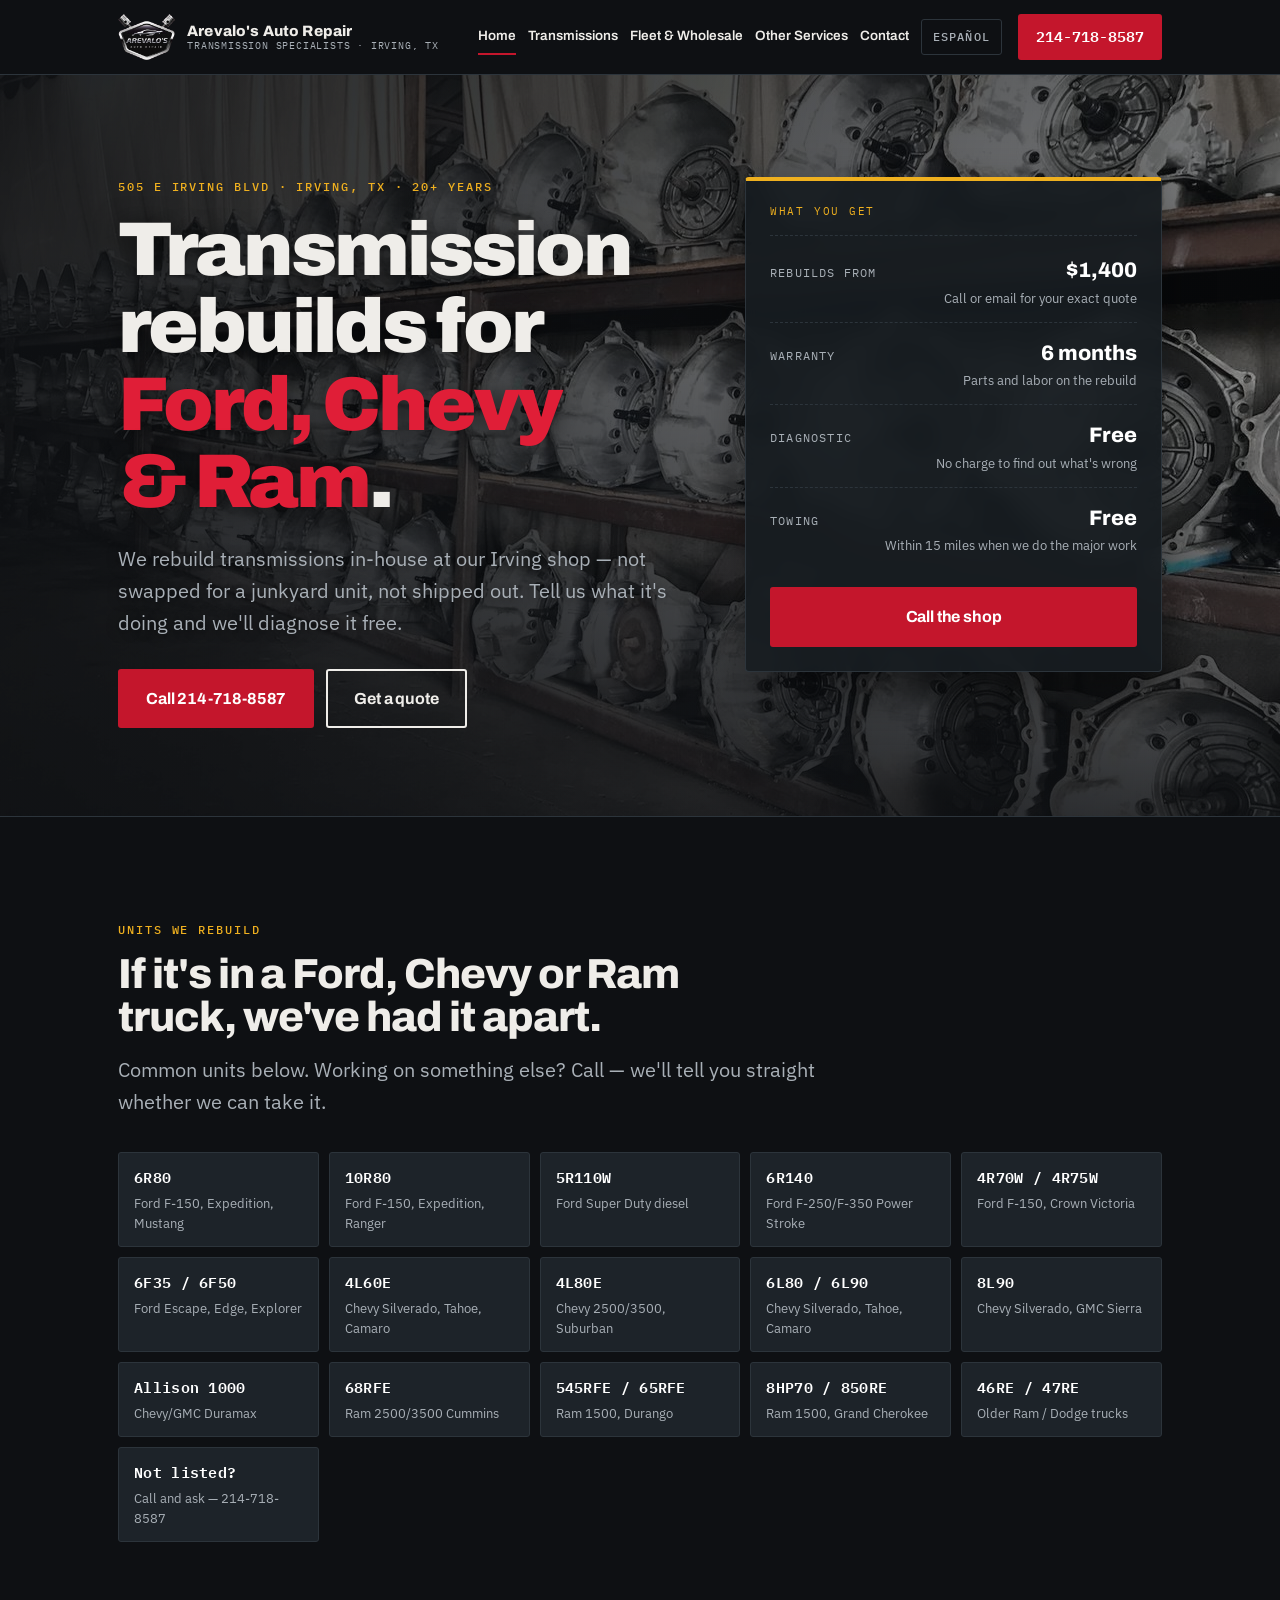
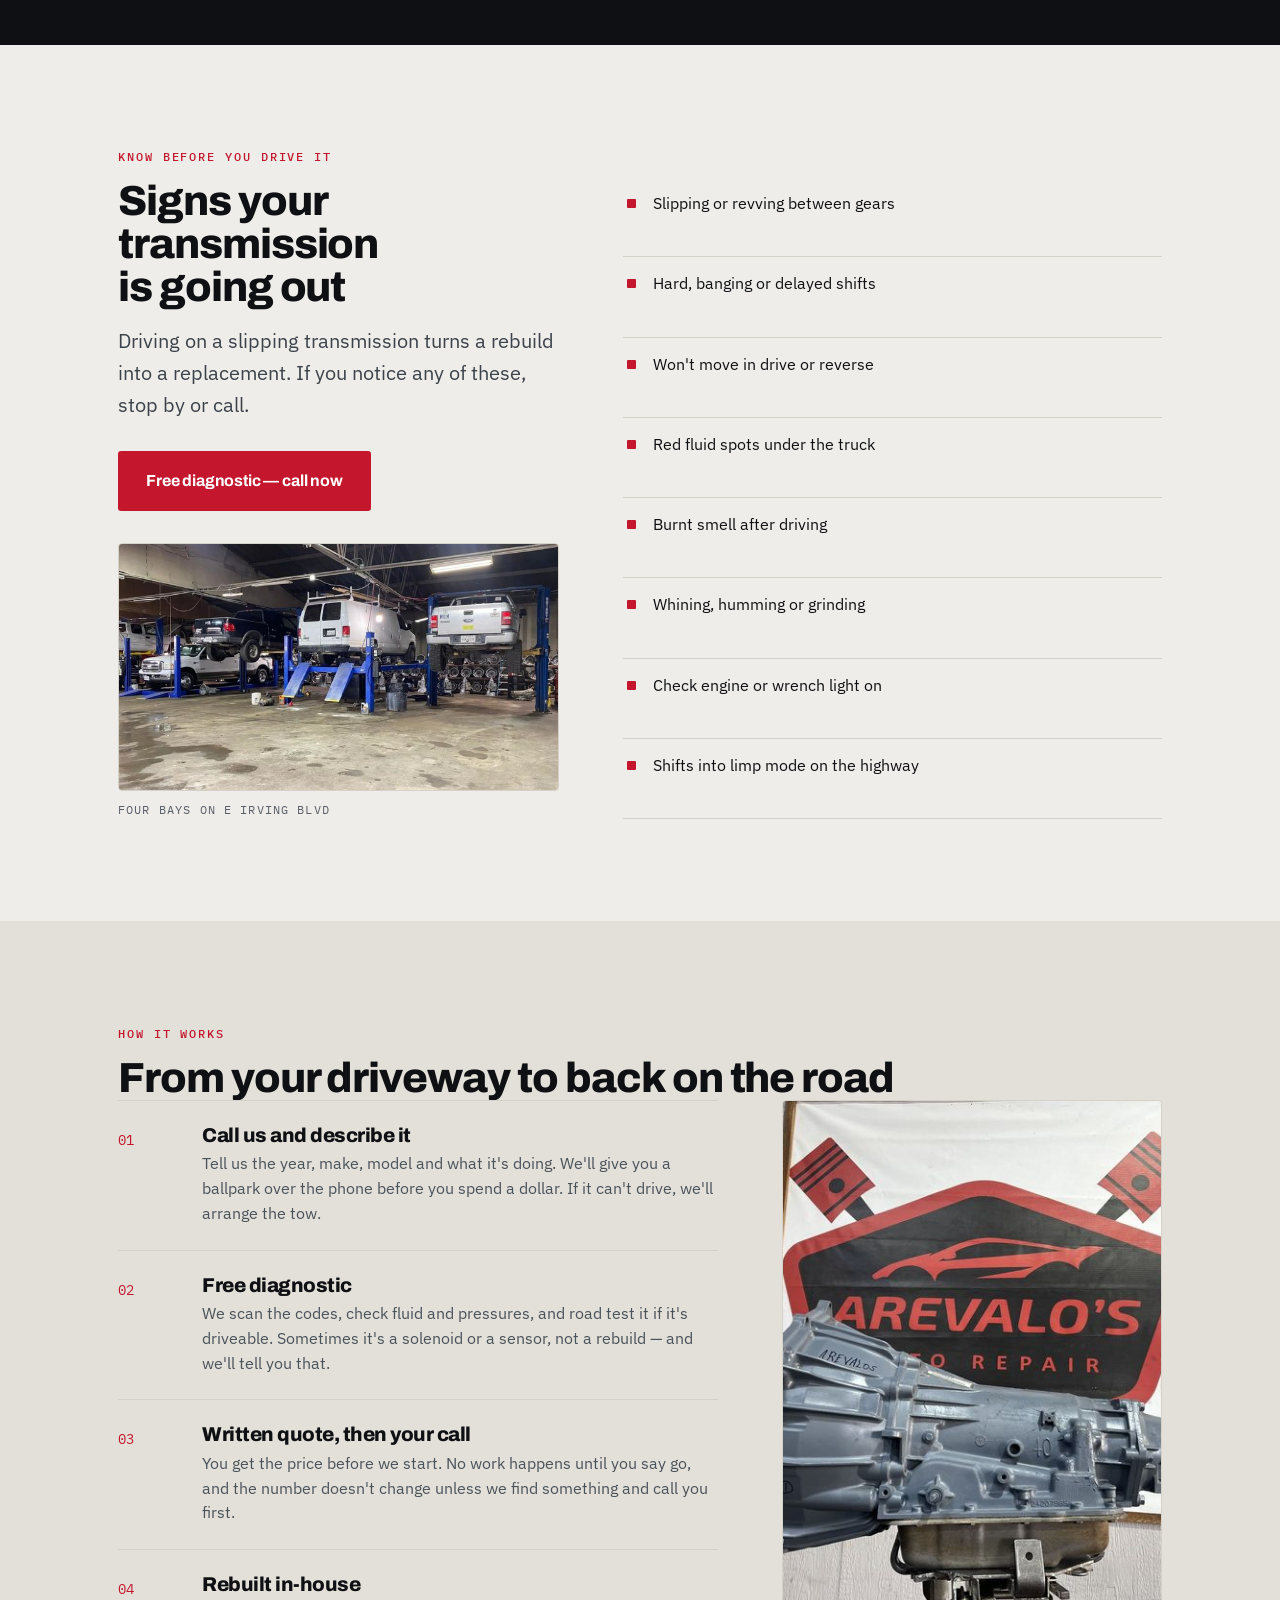
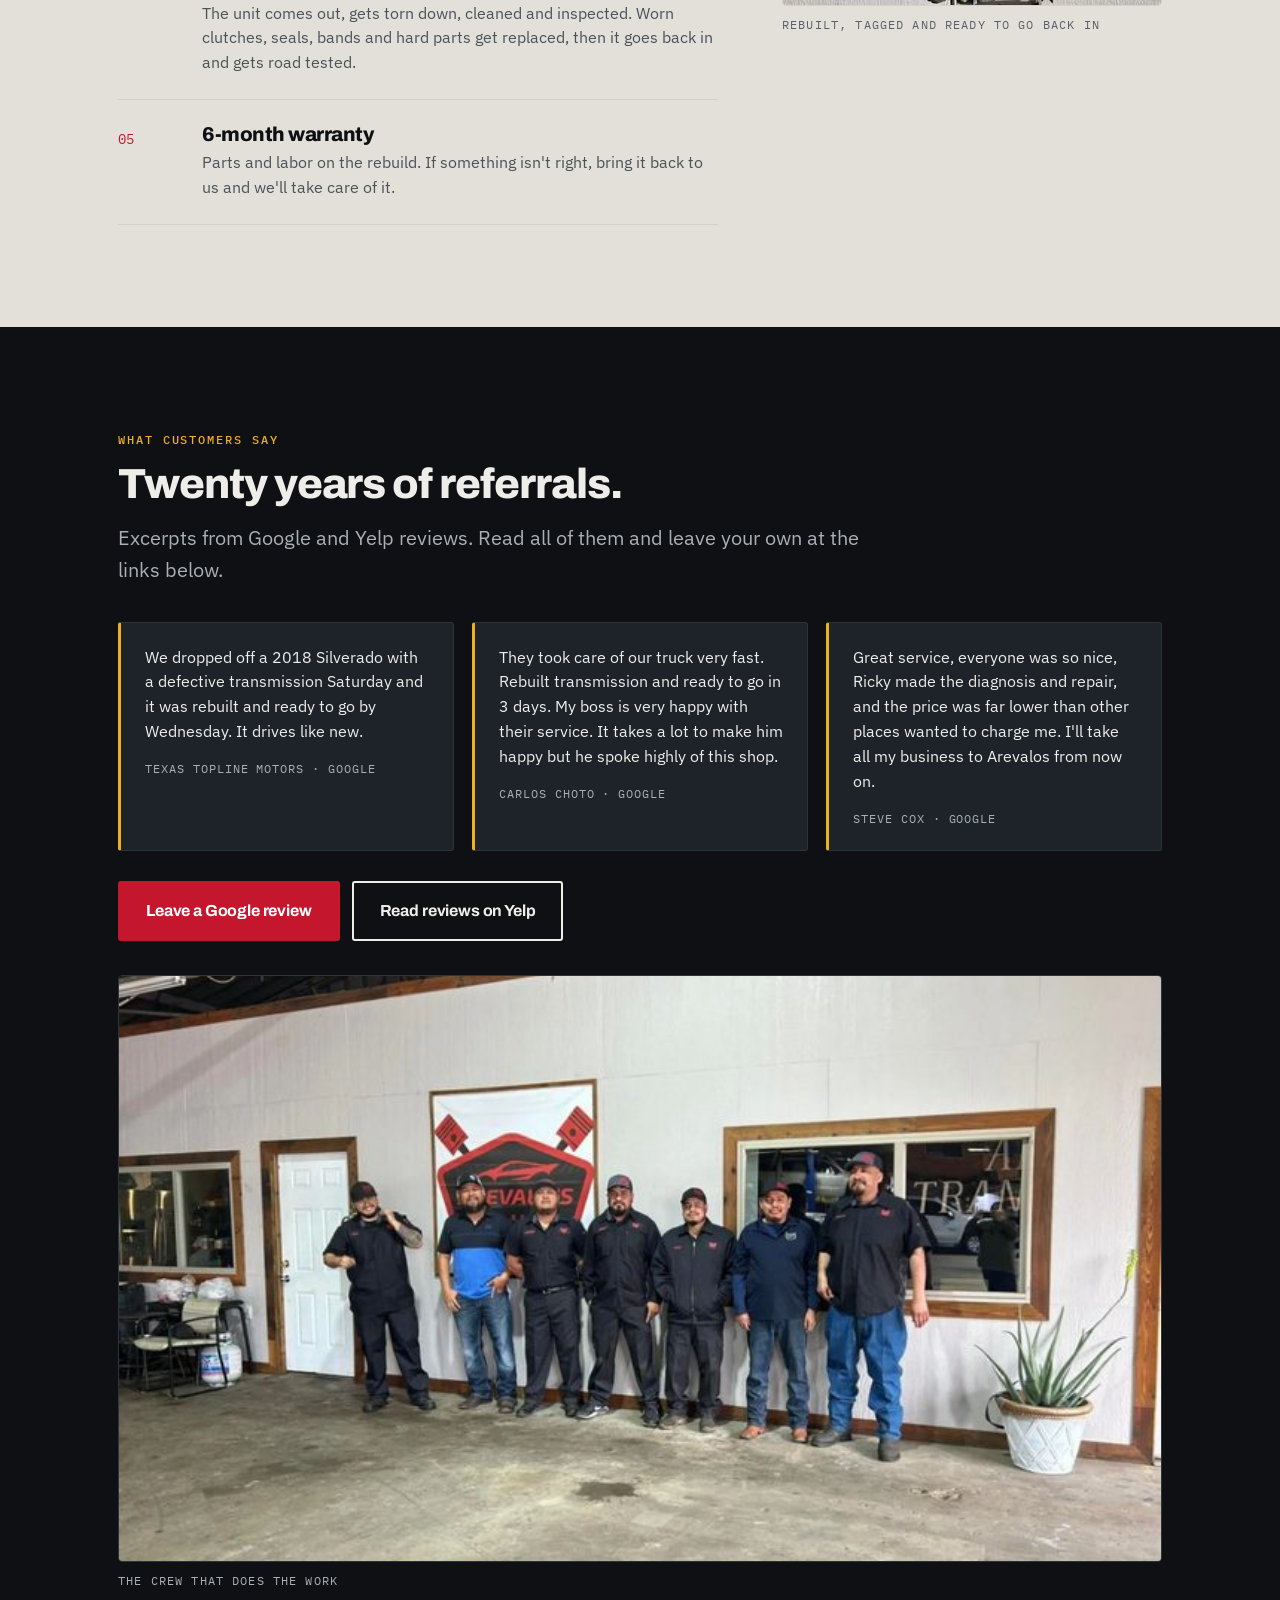
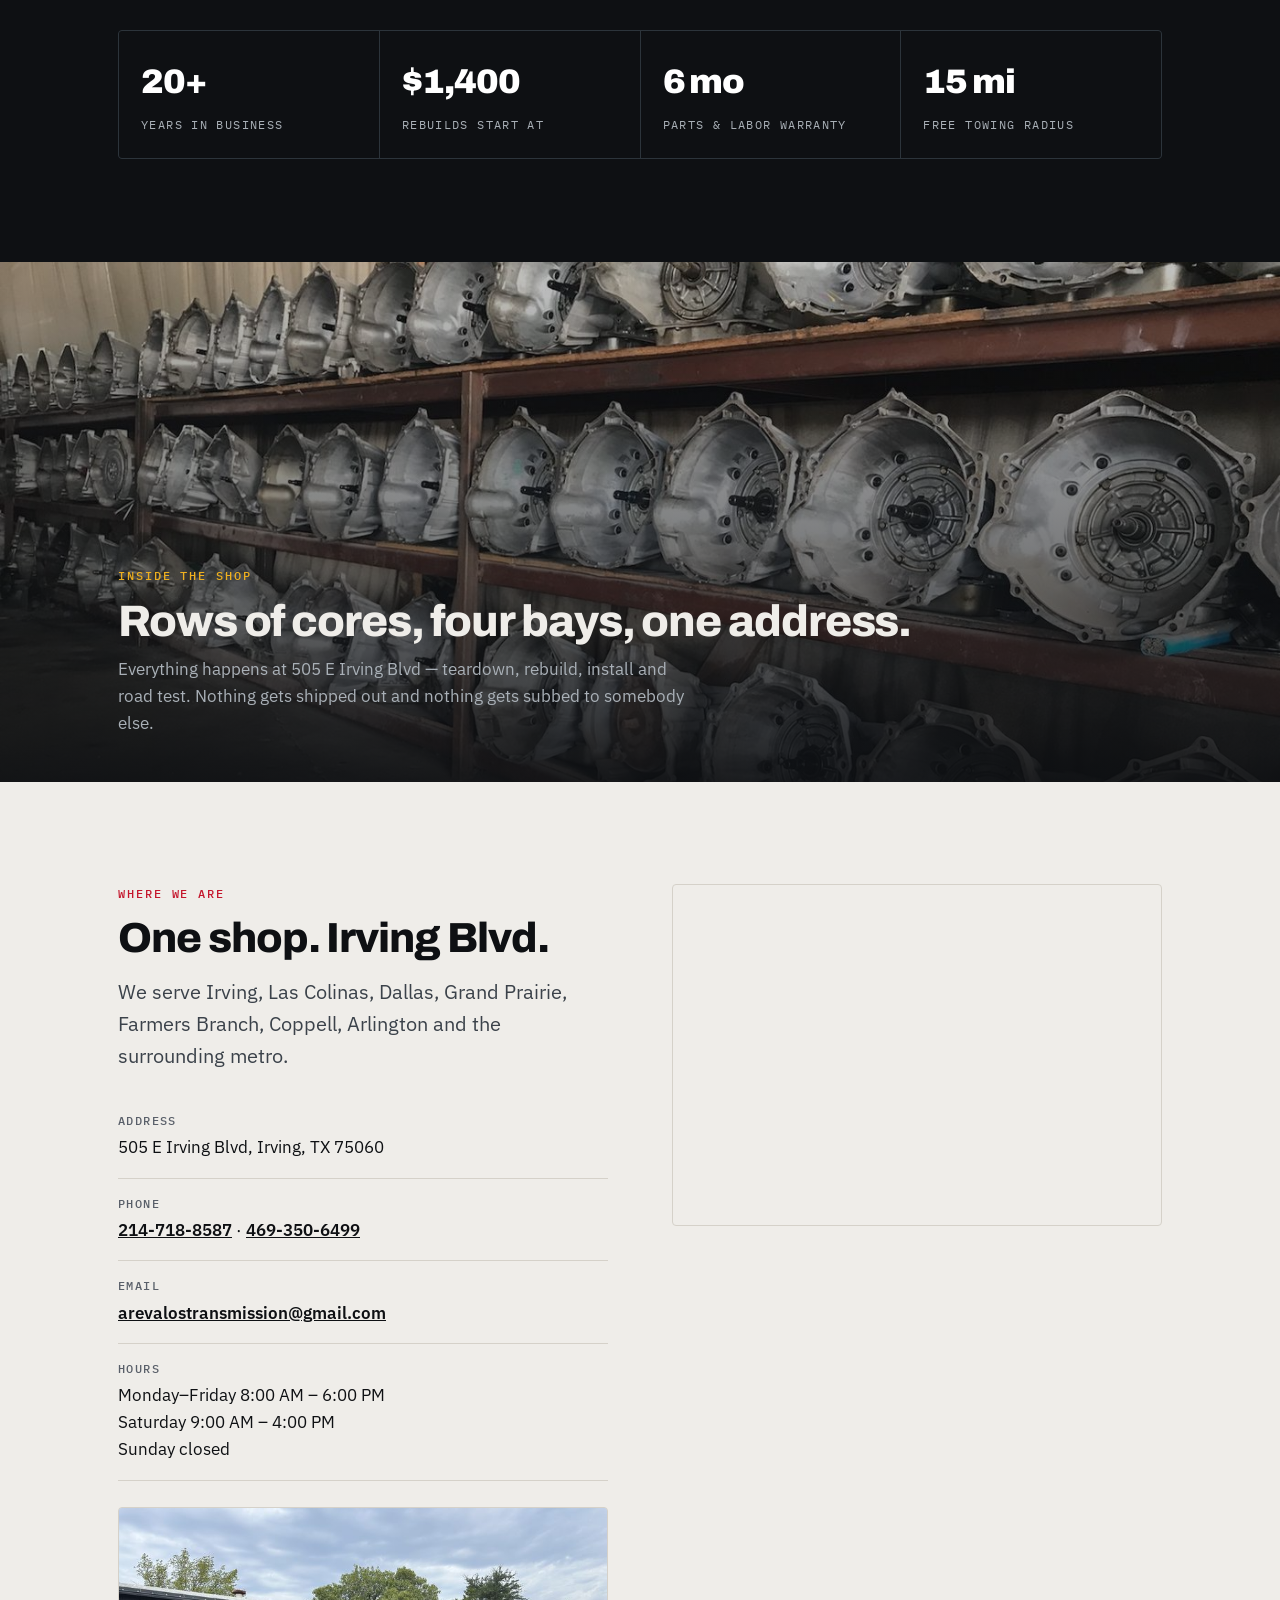
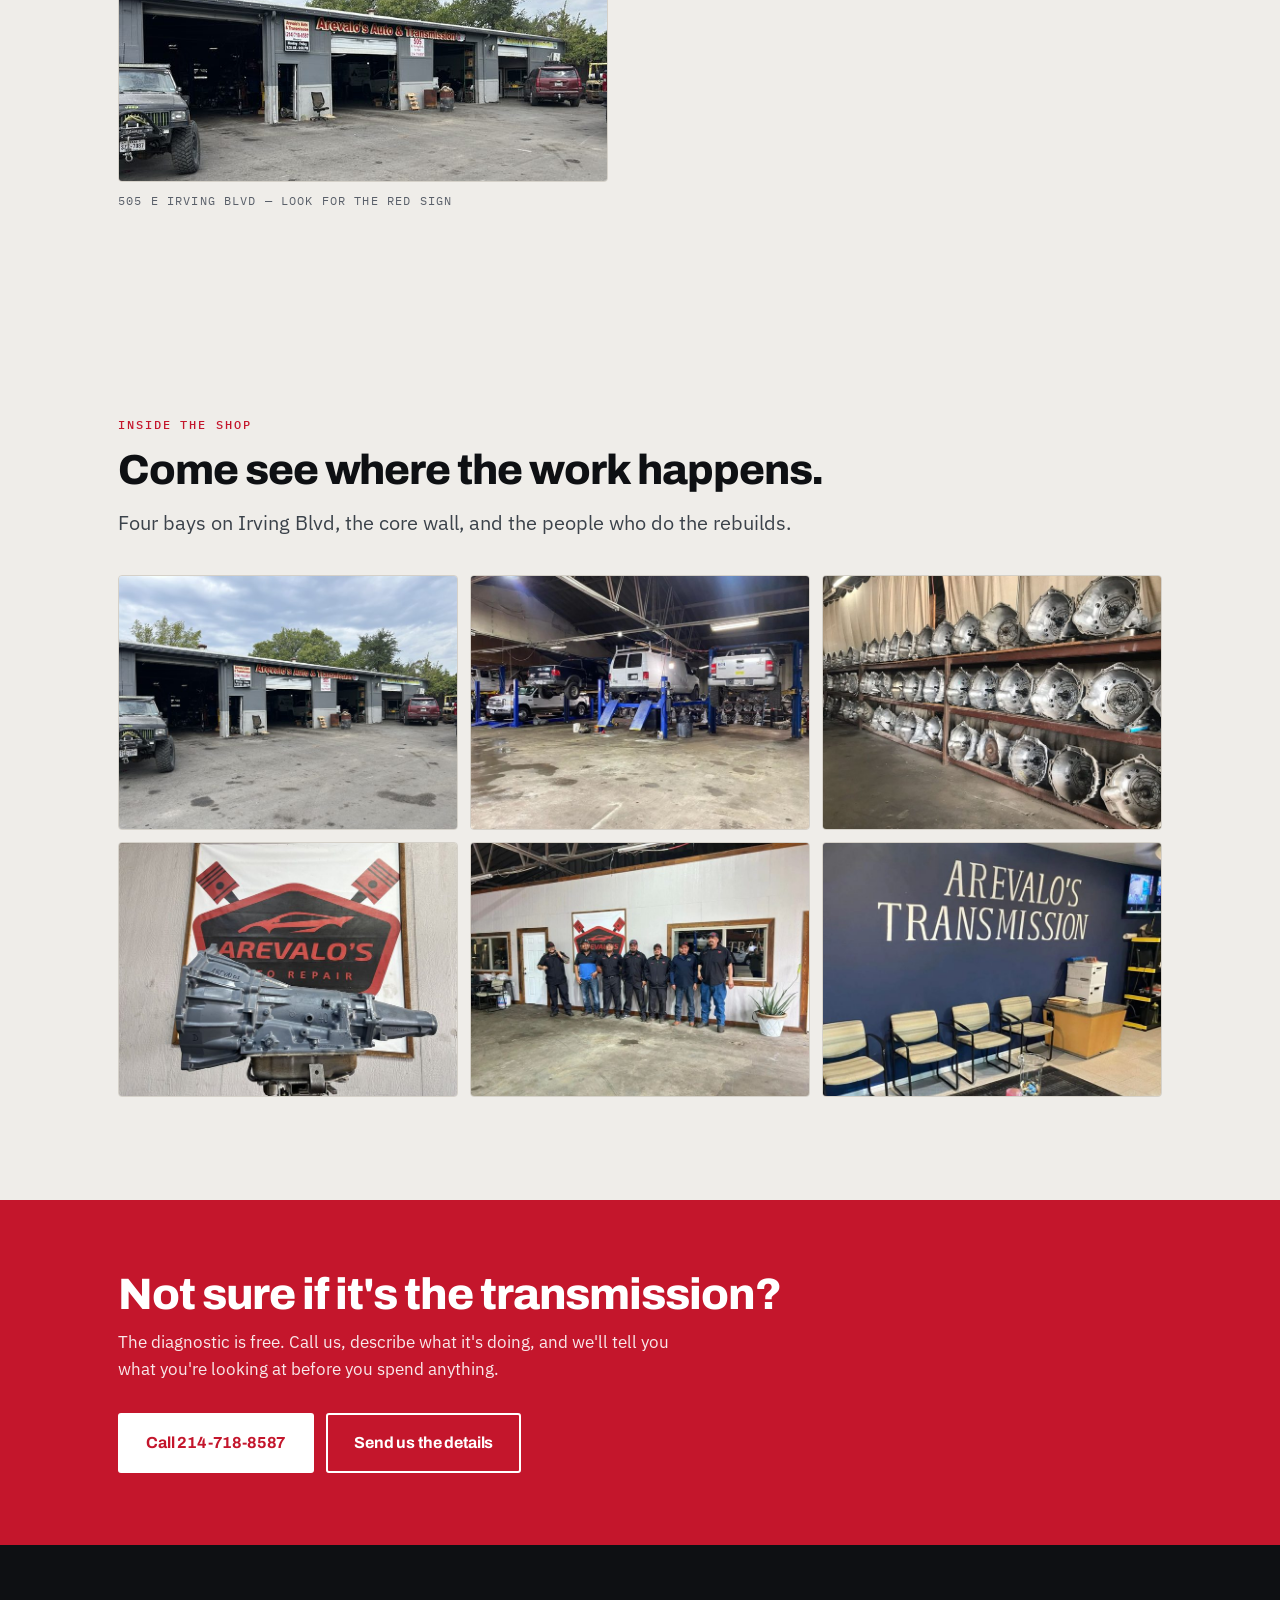
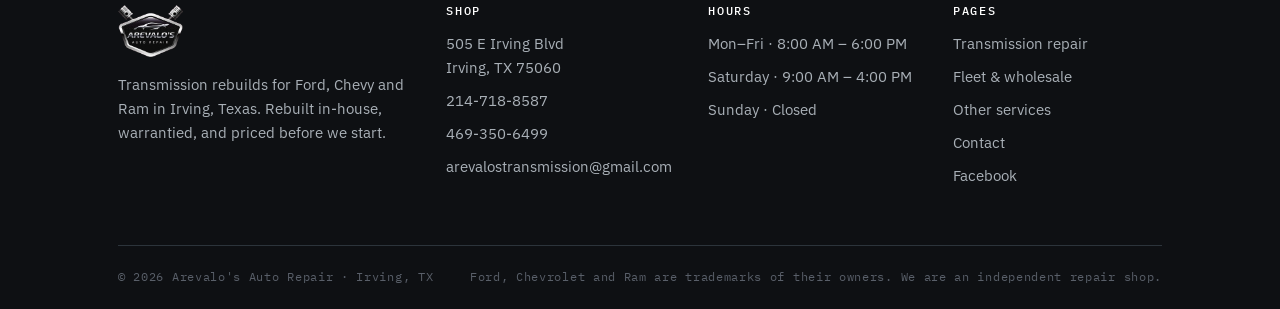
<file: index.html>
<!DOCTYPE html>
<html lang="en">
<head>
<meta charset="utf-8">
<meta name="viewport" content="width=device-width, initial-scale=1">
<title>Transmission Repair &amp; Rebuilds in Irving, TX | Arevalo's Auto Repair</title>
<meta name="description" content="Ford, Chevy and Ram transmission rebuilds in Irving, TX. Rebuilt in-house, free diagnostic, free towing within 15 miles, 6-month warranty. Rebuilds start at $1,400. Call 214-718-8587.">
<link rel="canonical" href="https://arevalostransmissions.com/">
<link rel="alternate" hreflang="en" href="https://arevalostransmissions.com/">
<link rel="alternate" hreflang="es" href="https://arevalostransmissions.com/es/index.html">
<link rel="alternate" hreflang="x-default" href="https://arevalostransmissions.com/">
<link rel="icon" href="assets/favicon.png" type="image/png">
<link rel="apple-touch-icon" href="assets/apple-touch-icon.png">
<link rel="preload" as="image" href="assets/hero-wall-800.jpg" media="(max-width: 800px)">
<link rel="preload" as="image" href="assets/hero-wall-1280.jpg" media="(min-width: 801px) and (max-width: 1280px)">
<link rel="preload" as="image" href="assets/hero-wall-1920.jpg" media="(min-width: 1281px)">
<meta property="og:site_name" content="Arevalo&#39;s Auto Repair">
<meta property="og:type" content="website">
<meta property="og:title" content="Transmission Repair &amp; Rebuilds in Irving, TX | Arevalo's Auto Repair">
<meta property="og:description" content="Ford, Chevy and Ram transmission rebuilds in Irving, TX. Free diagnostic, free local towing, 6-month warranty.">
<meta property="og:url" content="https://arevalostransmissions.com/">
<meta property="og:image" content="https://arevalostransmissions.com/assets/social-logo-phone.png">
<meta property="og:image:type" content="image/png">
<meta property="og:image:width" content="1200">
<meta property="og:image:height" content="630">
<meta property="og:image:alt" content="Arevalo's Auto Repair logo with the phone number 214-718-8587 - transmission rebuilds in Irving, Texas">
<meta property="og:locale" content="en_US">
<meta property="og:locale:alternate" content="es_US">
<meta name="twitter:card" content="summary_large_image">
<link rel="preconnect" href="https://fonts.googleapis.com">
<link rel="preconnect" href="https://fonts.gstatic.com" crossorigin>
<link href="https://fonts.googleapis.com/css2?family=Archivo:wght@600;700;800;900&family=IBM+Plex+Mono:wght@400;500;600&family=IBM+Plex+Sans:wght@400;500;600&display=swap" rel="stylesheet">
<link rel="stylesheet" href="styles.css">
<script type="application/ld+json">
{
  "@context": "https://schema.org",
  "@type": "AutoRepair",
  "@id": "https://arevalostransmissions.com/#business",
  "name": "Arevalo's Auto Repair",
  "url": "https://arevalostransmissions.com/",
  "image": [
    "https://arevalostransmissions.com/assets/shop-2.jpg",
    "https://arevalostransmissions.com/assets/shop-1.jpg",
    "https://arevalostransmissions.com/assets/shop-4.jpg"
  ],
  "logo": "https://arevalostransmissions.com/assets/logo-640.png",
  "hasMap": "https://www.google.com/maps?cid=8593300856004174944",
  "telephone": "+1-214-718-8587",
  "contactPoint": { "@type": "ContactPoint", "telephone": "+1-469-350-6499", "contactType": "customer service" },
  "email": "arevalostransmission@gmail.com",
  "priceRange": "$$",
  "address": {
    "@type": "PostalAddress",
    "streetAddress": "505 E Irving Blvd",
    "addressLocality": "Irving",
    "addressRegion": "TX",
    "postalCode": "75060",
    "addressCountry": "US"
  },
  "geo": { "@type": "GeoCoordinates", "latitude": 32.813906, "longitude": -96.94131 },
  "openingHoursSpecification": [
    { "@type": "OpeningHoursSpecification", "dayOfWeek": ["Monday","Tuesday","Wednesday","Thursday","Friday"], "opens": "08:00", "closes": "18:00" },
    { "@type": "OpeningHoursSpecification", "dayOfWeek": "Saturday", "opens": "09:00", "closes": "16:00" }
  ],
  "areaServed": ["Irving TX","Dallas TX","Grand Prairie TX","Las Colinas TX","Farmers Branch TX","Coppell TX","Arlington TX","Garland TX"],
  "makesOffer": [
    { "@type": "Offer", "itemOffered": { "@type": "Service", "name": "Transmission rebuild" }, "priceCurrency": "USD", "price": "1400", "priceSpecification": { "@type": "PriceSpecification", "minPrice": "1400", "priceCurrency": "USD" } },
    { "@type": "Offer", "itemOffered": { "@type": "Service", "name": "Free transmission diagnostic" } }
  ],
  "sameAs": [
    "https://www.facebook.com/arevalos.autorepair.3/",
    "https://www.yelp.com/biz/arevalos-auto-repair-irving"
  ]
}
</script>
</head>
<body>
<a class="skiplink" href="#main">Skip to content</a>

<header class="masthead">
  <div class="wrap masthead__bar">
    <a class="masthead__logo" href="index.html">
      <img src="assets/logo-200.png" width="200" height="161" alt="Arevalo's Auto Repair">
      <span class="masthead__name">Arevalo's Auto Repair<span>Transmission Specialists · Irving, TX</span></span>
    </a>
    <button class="navtoggle" aria-expanded="false" aria-controls="nav">MENU</button>
    <nav class="nav" id="nav">
      <a href="index.html" aria-current="page">Home</a>
      <a href="transmission-repair.html">Transmissions</a>
      <a href="fleet.html">Fleet &amp; Wholesale</a>
      <a href="services.html">Other Services</a>
      <a href="contact.html">Contact</a>
      <a class="langswitch" href="es/index.html" hreflang="es" lang="es">Español</a>
    </nav>
    <a class="masthead__call" href="tel:+12147188587">214-718-8587</a>
  </div>
</header>

<section id="main" class="hero">
  <div class="wrap hero__grid">
    <div>
      <p class="eyebrow on-dark">505 E Irving Blvd · Irving, TX · 20+ years</p>
      <h1>Transmission rebuilds for <em>Ford, Chevy &amp; Ram</em>.</h1>
      <p class="hero__sub">We rebuild transmissions in-house at our Irving shop — not swapped for a junkyard unit, not shipped out. Tell us what it's doing and we'll diagnose it free.</p>
      <div class="btn-row">
        <a class="btn btn--call" href="tel:+12147188587">Call 214-718-8587</a>
        <a class="btn btn--ghost" href="contact.html">Get a quote</a>
      </div>
    </div>

    <div class="ticket">
      <p class="ticket__head">What you get</p>
      <div class="ticket__row">
        <span class="ticket__k">Rebuilds from</span>
        <span class="ticket__v">$1,400<small>Call or email for your exact quote</small></span>
      </div>
      <div class="ticket__row">
        <span class="ticket__k">Warranty</span>
        <span class="ticket__v">6 months<small>Parts and labor on the rebuild</small></span>
      </div>
      <div class="ticket__row">
        <span class="ticket__k">Diagnostic</span>
        <span class="ticket__v">Free<small>No charge to find out what's wrong</small></span>
      </div>
      <div class="ticket__row">
        <span class="ticket__k">Towing</span>
        <span class="ticket__v">Free<small>Within 15 miles when we do the major work</small></span>
      </div>
      <a class="btn btn--call" href="tel:+12147188587">Call the shop</a>
    </div>
  </div>
</section>

<section class="section section--dark">
  <div class="wrap">
    <p class="eyebrow on-dark">Units we rebuild</p>
    <h2 style="font-size:clamp(28px,3.6vw,42px)">If it's in a Ford, Chevy or Ram truck, we've had it apart.</h2>
    <p class="lede" style="margin-top:16px">Common units below. Working on something else? Call — we'll tell you straight whether we can take it.</p>

    <div class="units">
      <div class="unit"><div class="unit__code">6R80</div><div class="unit__fit">Ford F-150, Expedition, Mustang</div></div>
      <div class="unit"><div class="unit__code">10R80</div><div class="unit__fit">Ford F-150, Expedition, Ranger</div></div>
      <div class="unit"><div class="unit__code">5R110W</div><div class="unit__fit">Ford Super Duty diesel</div></div>
      <div class="unit"><div class="unit__code">6R140</div><div class="unit__fit">Ford F-250/F-350 Power Stroke</div></div>
      <div class="unit"><div class="unit__code">4R70W / 4R75W</div><div class="unit__fit">Ford F-150, Crown Victoria</div></div>
      <div class="unit"><div class="unit__code">6F35 / 6F50</div><div class="unit__fit">Ford Escape, Edge, Explorer</div></div>
      <div class="unit"><div class="unit__code">4L60E</div><div class="unit__fit">Chevy Silverado, Tahoe, Camaro</div></div>
      <div class="unit"><div class="unit__code">4L80E</div><div class="unit__fit">Chevy 2500/3500, Suburban</div></div>
      <div class="unit"><div class="unit__code">6L80 / 6L90</div><div class="unit__fit">Chevy Silverado, Tahoe, Camaro</div></div>
      <div class="unit"><div class="unit__code">8L90</div><div class="unit__fit">Chevy Silverado, GMC Sierra</div></div>
      <div class="unit"><div class="unit__code">Allison 1000</div><div class="unit__fit">Chevy/GMC Duramax</div></div>
      <div class="unit"><div class="unit__code">68RFE</div><div class="unit__fit">Ram 2500/3500 Cummins</div></div>
      <div class="unit"><div class="unit__code">545RFE / 65RFE</div><div class="unit__fit">Ram 1500, Durango</div></div>
      <div class="unit"><div class="unit__code">8HP70 / 850RE</div><div class="unit__fit">Ram 1500, Grand Cherokee</div></div>
      <div class="unit"><div class="unit__code">46RE / 47RE</div><div class="unit__fit">Older Ram / Dodge trucks</div></div>
      <div class="unit"><div class="unit__code">Not listed?</div><div class="unit__fit">Call and ask — 214-718-8587</div></div>
    </div>
  </div>
</section>

<section class="section">
  <div class="wrap">
    <div class="split split--narrow">
      <div>
        <p class="eyebrow">Know before you drive it</p>
        <h2 style="font-size:clamp(28px,3.6vw,42px)">Signs your transmission is going out</h2>
        <p class="lede" style="margin-top:16px">Driving on a slipping transmission turns a rebuild into a replacement. If you notice any of these, stop by or call.</p>
        <div class="btn-row">
          <a class="btn btn--call" href="tel:+12147188587">Free diagnostic — call now</a>
        </div>
        <figure class="shot shot--wide" style="margin-top:32px">
          <img src="assets/shop-1.jpg" srcset="assets/shop-1-700.jpg 700w, assets/shop-1.jpg 1400w" sizes="(min-width: 1140px) 560px, (min-width: 760px) 50vw, 100vw" width="1400" height="1050" alt="Ford trucks and a work van up on the lifts at Arevalo's Auto Repair in Irving, Texas" loading="lazy">
          <figcaption>Four bays on E Irving Blvd</figcaption>
        </figure>
      </div>
      <ul class="checklist">
        <li>Slipping or revving between gears</li>
        <li>Hard, banging or delayed shifts</li>
        <li>Won't move in drive or reverse</li>
        <li>Red fluid spots under the truck</li>
        <li>Burnt smell after driving</li>
        <li>Whining, humming or grinding</li>
        <li>Check engine or wrench light on</li>
        <li>Shifts into limp mode on the highway</li>
      </ul>
    </div>
  </div>
</section>

<section class="section section--tint">
  <div class="wrap">
    <p class="eyebrow">How it works</p>
    <h2 style="font-size:clamp(28px,3.6vw,42px)">From your driveway to back on the road</h2>
    <div class="steps-media">
    <div class="steps">
      <div class="step">
        <div>
          <h3>Call us and describe it</h3>
          <p>Tell us the year, make, model and what it's doing. We'll give you a ballpark over the phone before you spend a dollar. If it can't drive, we'll arrange the tow.</p>
        </div>
      </div>
      <div class="step">
        <div>
          <h3>Free diagnostic</h3>
          <p>We scan the codes, check fluid and pressures, and road test it if it's driveable. Sometimes it's a solenoid or a sensor, not a rebuild — and we'll tell you that.</p>
        </div>
      </div>
      <div class="step">
        <div>
          <h3>Written quote, then your call</h3>
          <p>You get the price before we start. No work happens until you say go, and the number doesn't change unless we find something and call you first.</p>
        </div>
      </div>
      <div class="step">
        <div>
          <h3>Rebuilt in-house</h3>
          <p>The unit comes out, gets torn down, cleaned and inspected. Worn clutches, seals, bands and hard parts get replaced, then it goes back in and gets road tested.</p>
        </div>
      </div>
      <div class="step">
        <div>
          <h3>6-month warranty</h3>
          <p>Parts and labor on the rebuild. If something isn't right, bring it back to us and we'll take care of it.</p>
        </div>
      </div>
    </div>
    <figure class="shot">
      <img src="assets/shop-3.jpg" srcset="assets/shop-3-700.jpg 700w, assets/shop-3.jpg 1400w" sizes="(min-width: 1140px) 560px, (min-width: 760px) 50vw, 100vw" width="1400" height="1050" alt="Freshly rebuilt transmission on a stand in front of the Arevalo's Auto Repair banner" loading="lazy">
      <figcaption>Rebuilt, tagged and ready to go back in</figcaption>
    </figure>
    </div>
  </div>
</section>

<section class="section section--dark">
  <div class="wrap">
    <p class="eyebrow on-dark">What customers say</p>
    <h2 style="font-size:clamp(28px,3.6vw,42px)">Twenty years of referrals.</h2>
    <p class="lede" style="margin-top:16px">Excerpts from Google and Yelp reviews. Read all of them and leave your own at the links below.</p>

    <!-- ==========================================================
         REVIEWS — verbatim from the shop's own Google profile
         (google.com/maps?cid=8593300856004174944), read 2026-08-26.
         Quotes are exact; the TEXAS TOPLINE MOTORS one is trimmed at a
         sentence break. Google shows relative dates ("a year ago"), so
         no date is cited rather than guess one — add real dates if you
         pull them from the Business Profile dashboard.
         Do not paraphrase a review and attribute it to Google.
         To add another: copy one <div class="quote"> block.
         ========================================================== -->
    <div class="quotes">
      <div class="quote">
        <p>We dropped off a 2018 Silverado with a defective transmission Saturday and it was rebuilt and ready to go by Wednesday. It drives like new.</p>
        <cite>Texas Topline Motors · Google</cite>
      </div>
      <div class="quote">
        <p>They took care of our truck very fast. Rebuilt transmission and ready to go in 3 days. My boss is very happy with their service. It takes a lot to make him happy but he spoke highly of this shop.</p>
        <cite>Carlos Choto · Google</cite>
      </div>
      <div class="quote">
        <p>Great service, everyone was so nice, Ricky made the diagnosis and repair, and the price was far lower than other places wanted to charge me. I'll take all my business to Arevalos from now on.</p>
        <cite>Steve Cox · Google</cite>
      </div>
    </div>

    <div class="btn-row" style="margin-top:30px">
      <!-- Canonical Google profile link for this business (CID 8593300856004174944).
           Verified working. When you have the short "get more reviews" link from
           the Business Profile dashboard (looks like https://g.page/r/.../review),
           swap it in here and in es/index.html — it opens the star picker directly. -->
      <a class="btn btn--call" href="https://www.google.com/maps?cid=8593300856004174944">Leave a Google review</a>
      <a class="btn btn--ghost" href="https://www.yelp.com/biz/arevalos-auto-repair-irving">Read reviews on Yelp</a>
    </div>

    <figure class="shot shot--wide" style="margin-top:34px">
      <img src="assets/shop-4.jpg" srcset="assets/shop-4-700.jpg 700w, assets/shop-4.jpg 1400w" sizes="(min-width: 1140px) 560px, (min-width: 760px) 50vw, 100vw" width="1400" height="1050" alt="The Arevalo's Auto Repair crew inside the shop in Irving, Texas" loading="lazy">
      <figcaption>The crew that does the work</figcaption>
    </figure>

    <div class="stats">
      <div class="stat"><div class="stat__n">20+</div><div class="stat__l">Years in business</div></div>
      <div class="stat"><div class="stat__n">$1,400</div><div class="stat__l">Rebuilds start at</div></div>
      <div class="stat"><div class="stat__n">6 mo</div><div class="stat__l">Parts &amp; labor warranty</div></div>
      <div class="stat"><div class="stat__n">15 mi</div><div class="stat__l">Free towing radius</div></div>
    </div>
  </div>
</section>

<!-- Full-bleed photo band. Swap the background by changing the inline
     style below to any file in assets/. -->
<section class="photoband" style="--bg:url('assets/shop-2-700.jpg');--bg-lg:url('assets/shop-2.jpg')">
  <div class="wrap">
    <p class="eyebrow on-dark">Inside the shop</p>
    <h2>Rows of cores, four bays, one address.</h2>
    <p>Everything happens at 505 E Irving Blvd — teardown, rebuild, install and road test. Nothing gets shipped out and nothing gets subbed to somebody else.</p>
  </div>
</section>

<section class="section">
  <div class="wrap">
    <div class="split">
      <div>
        <p class="eyebrow">Where we are</p>
        <h2 style="font-size:clamp(28px,3.6vw,42px)">One shop. Irving Blvd.</h2>
        <p class="lede" style="margin-top:16px">We serve Irving, Las Colinas, Dallas, Grand Prairie, Farmers Branch, Coppell, Arlington and the surrounding metro.</p>
        <ul class="infolist" style="margin-top:24px">
          <li><strong>Address</strong>505 E Irving Blvd, Irving, TX 75060</li>
          <li><strong>Phone</strong><a href="tel:+12147188587">214-718-8587</a> · <a href="tel:+14693506499">469-350-6499</a></li>
          <li><strong>Email</strong><a href="mailto:arevalostransmission@gmail.com">arevalostransmission@gmail.com</a></li>
          <li><strong>Hours</strong>Monday–Friday 8:00 AM – 6:00 PM<br>Saturday 9:00 AM – 4:00 PM<br>Sunday closed</li>
        </ul>
        <figure class="shot shot--wide shot--top" style="margin-top:26px">
          <img src="assets/shopexterior.jpg" srcset="assets/shopexterior-700.jpg 700w, assets/shopexterior.jpg 1400w" sizes="(min-width: 1140px) 560px, (min-width: 760px) 50vw, 100vw" width="1400" height="1050" alt="The Arevalo&#39;s Auto &amp; Transmission shop front at 505 E Irving Blvd, Irving, Texas, with the bay doors open" loading="lazy">
          <figcaption>505 E Irving Blvd — look for the red sign</figcaption>
        </figure>
      </div>
      <div class="map">
        <iframe title="Map to Arevalo's Auto Repair, 505 E Irving Blvd, Irving, TX 75060"
          src="https://www.google.com/maps?q=505+E+Irving+Blvd,+Irving,+TX+75060&output=embed"
          loading="lazy" referrerpolicy="no-referrer-when-downgrade"></iframe>
      </div>
    </div>
  </div>
</section>

<!-- ==========================================================
     PHOTO GALLERY. To add a photo: drop the file in assets/ as
     shop-6.jpg, resize the long edge to about 1400px, then copy
     one <img> line below and change the number.
     site.js probes each file and hides any that is not there, so a
     wrong filename shows nothing rather than a broken image. If none
     of them load, the whole section hides itself.
     ========================================================== -->
<section class="section gallery-section">
  <div class="wrap">
    <p class="eyebrow">Inside the shop</p>
    <h2 style="font-size:clamp(28px,3.6vw,42px)">Come see where the work happens.</h2>
    <p class="lede" style="margin-top:16px">Four bays on Irving Blvd, the core wall, and the people who do the rebuilds.</p>
    <div class="gallery">
        <img src="assets/shopexterior.jpg" srcset="assets/shopexterior-700.jpg 700w, assets/shopexterior.jpg 1400w"
             sizes="(min-width: 1140px) 360px, (min-width: 760px) 45vw, 100vw" width="1400" height="1050" alt="The Arevalo&#39;s Auto &amp; Transmission shop front on E Irving Blvd, Irving, Texas" loading="lazy">
        <img src="assets/shop-1.jpg" srcset="assets/shop-1-700.jpg 700w, assets/shop-1.jpg 1400w"
             sizes="(min-width: 1140px) 360px, (min-width: 760px) 45vw, 100vw" width="1400" height="1050" alt="Ford trucks and a work van up on the lifts inside the shop" loading="lazy">
        <img src="assets/shop-2.jpg" srcset="assets/shop-2-700.jpg 700w, assets/shop-2.jpg 1400w"
             sizes="(min-width: 1140px) 360px, (min-width: 760px) 45vw, 100vw" width="1400" height="1050" alt="The wall of rebuilt transmission cores" loading="lazy">
        <img src="assets/shop-3.jpg" srcset="assets/shop-3-700.jpg 700w, assets/shop-3.jpg 1400w"
             sizes="(min-width: 1140px) 360px, (min-width: 760px) 45vw, 100vw" width="1400" height="1050" alt="A freshly rebuilt transmission on a stand in front of the shop banner" loading="lazy">
        <img src="assets/shop-4.jpg" srcset="assets/shop-4-700.jpg 700w, assets/shop-4.jpg 1400w"
             sizes="(min-width: 1140px) 360px, (min-width: 760px) 45vw, 100vw" width="1400" height="1050" alt="The Arevalo&#39;s Auto Repair crew inside the shop" loading="lazy">
        <img class="crop-top" src="assets/shop-5.jpg" srcset="assets/shop-5-700.jpg 700w, assets/shop-5.jpg 1400w"
             sizes="(min-width: 1140px) 360px, (min-width: 760px) 45vw, 100vw" width="1400" height="1866" alt="The customer waiting area at 505 E Irving Blvd" loading="lazy">
    </div>
  </div>
</section>

<section class="band">
  <div class="wrap">
    <h2>Not sure if it's the transmission?</h2>
    <p>The diagnostic is free. Call us, describe what it's doing, and we'll tell you what you're looking at before you spend anything.</p>
    <div class="btn-row">
      <a class="btn btn--call" href="tel:+12147188587">Call 214-718-8587</a>
      <a class="btn btn--ghost" href="contact.html">Send us the details</a>
    </div>
  </div>
</section>

<footer class="foot">
  <div class="wrap">
    <div class="foot__grid">
      <div>
        <img src="assets/logo-200.png" width="200" height="161" alt="Arevalo's Auto Repair">
        <p>Transmission rebuilds for Ford, Chevy and Ram in Irving, Texas. Rebuilt in-house, warrantied, and priced before we start.</p>
      </div>
      <div>
        <h4>Shop</h4>
        <ul>
          <li>505 E Irving Blvd<br>Irving, TX 75060</li>
          <li><a href="tel:+12147188587">214-718-8587</a></li>
          <li><a href="tel:+14693506499">469-350-6499</a></li>
          <li><a href="mailto:arevalostransmission@gmail.com">arevalostransmission@gmail.com</a></li>
        </ul>
      </div>
      <div>
        <h4>Hours</h4>
        <ul>
          <li>Mon–Fri · 8:00 AM – 6:00 PM</li>
          <li>Saturday · 9:00 AM – 4:00 PM</li>
          <li>Sunday · Closed</li>
        </ul>
      </div>
      <div>
        <h4>Pages</h4>
        <ul>
          <li><a href="transmission-repair.html">Transmission repair</a></li>
          <li><a href="fleet.html">Fleet &amp; wholesale</a></li>
          <li><a href="services.html">Other services</a></li>
          <li><a href="contact.html">Contact</a></li>
          <li><a href="https://www.facebook.com/arevalos.autorepair.3/" rel="noopener">Facebook</a></li>
        </ul>
      </div>
    </div>
    <div class="foot__legal">
      <span>© 2026 Arevalo's Auto Repair · Irving, TX</span>
      <span>Ford, Chevrolet and Ram are trademarks of their owners. We are an independent repair shop.</span>
    </div>
  </div>
</footer>

<div class="callbar">
  <a class="is-primary" href="tel:+12147188587">Call the shop</a>
  <a href="https://www.google.com/maps?q=505+E+Irving+Blvd,+Irving,+TX+75060">Directions</a>
</div>

<script src="site.js"></script>
</body>
</html>
</file>
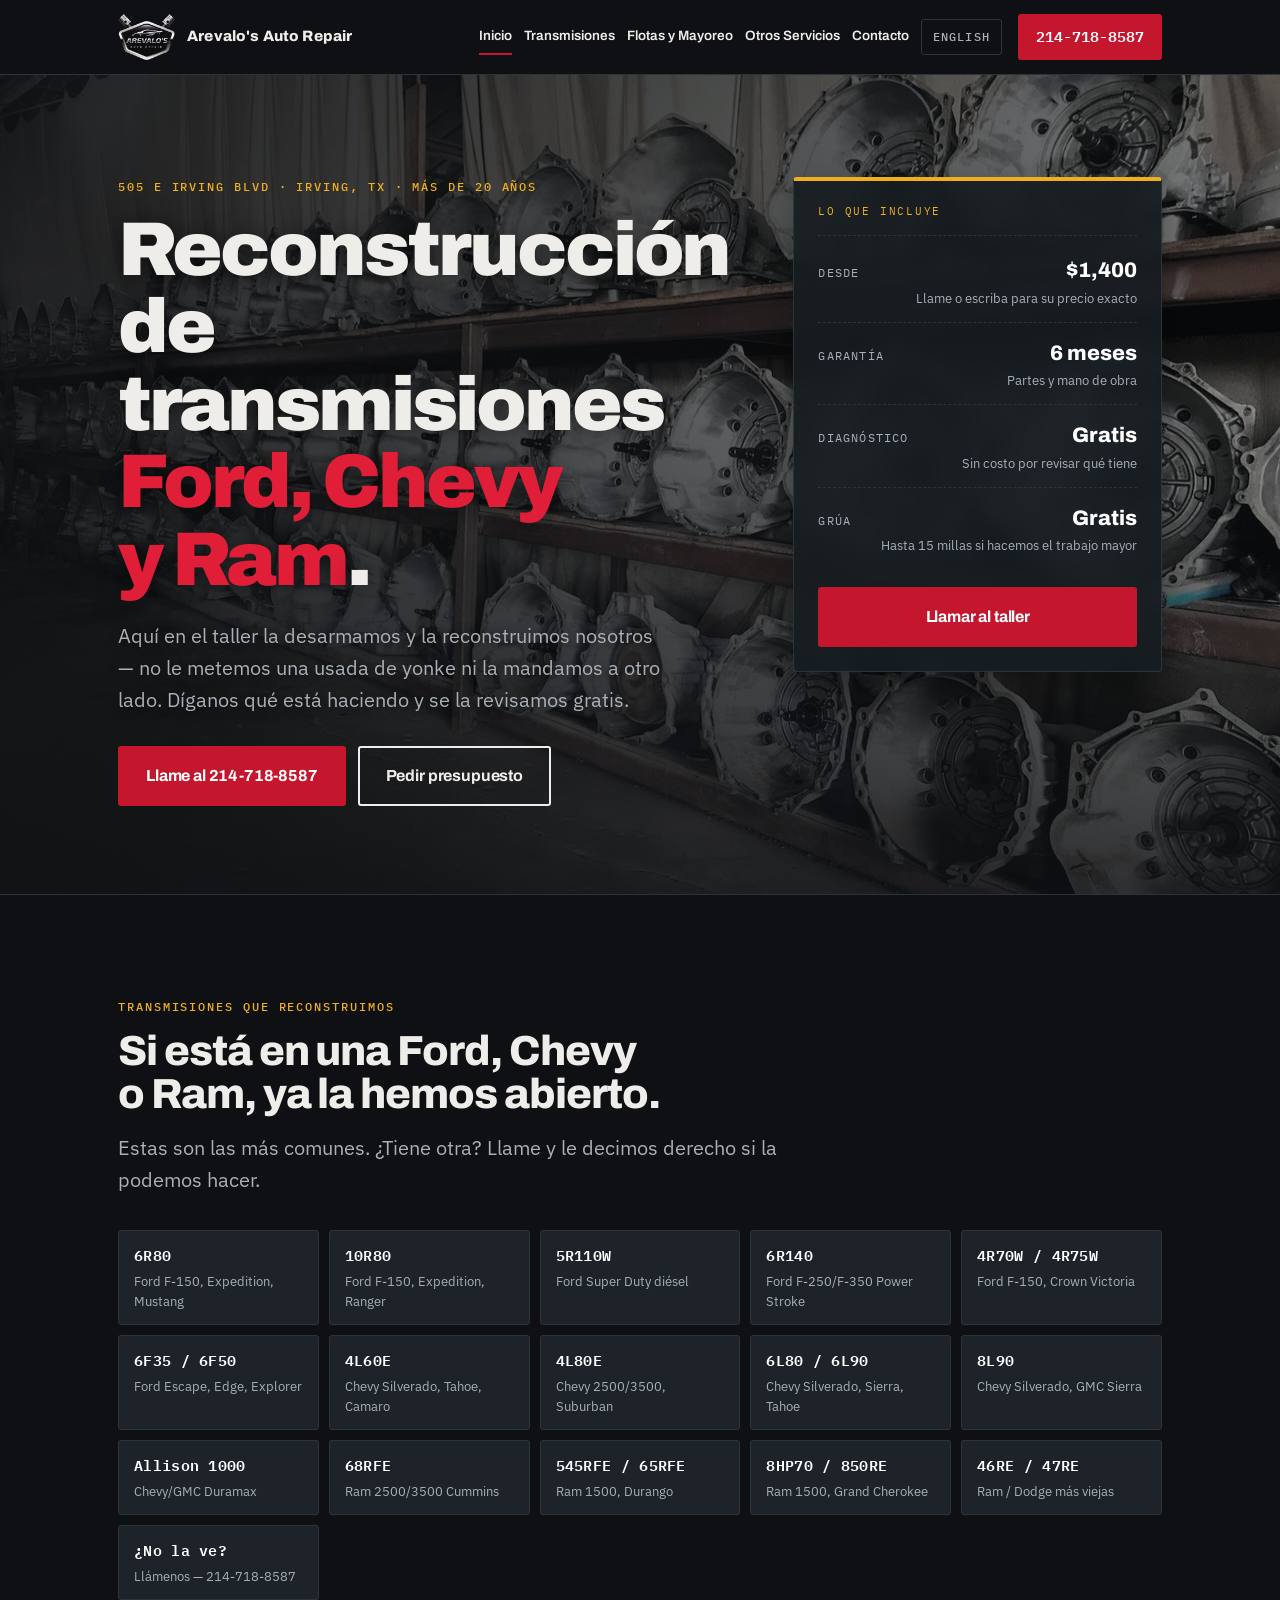
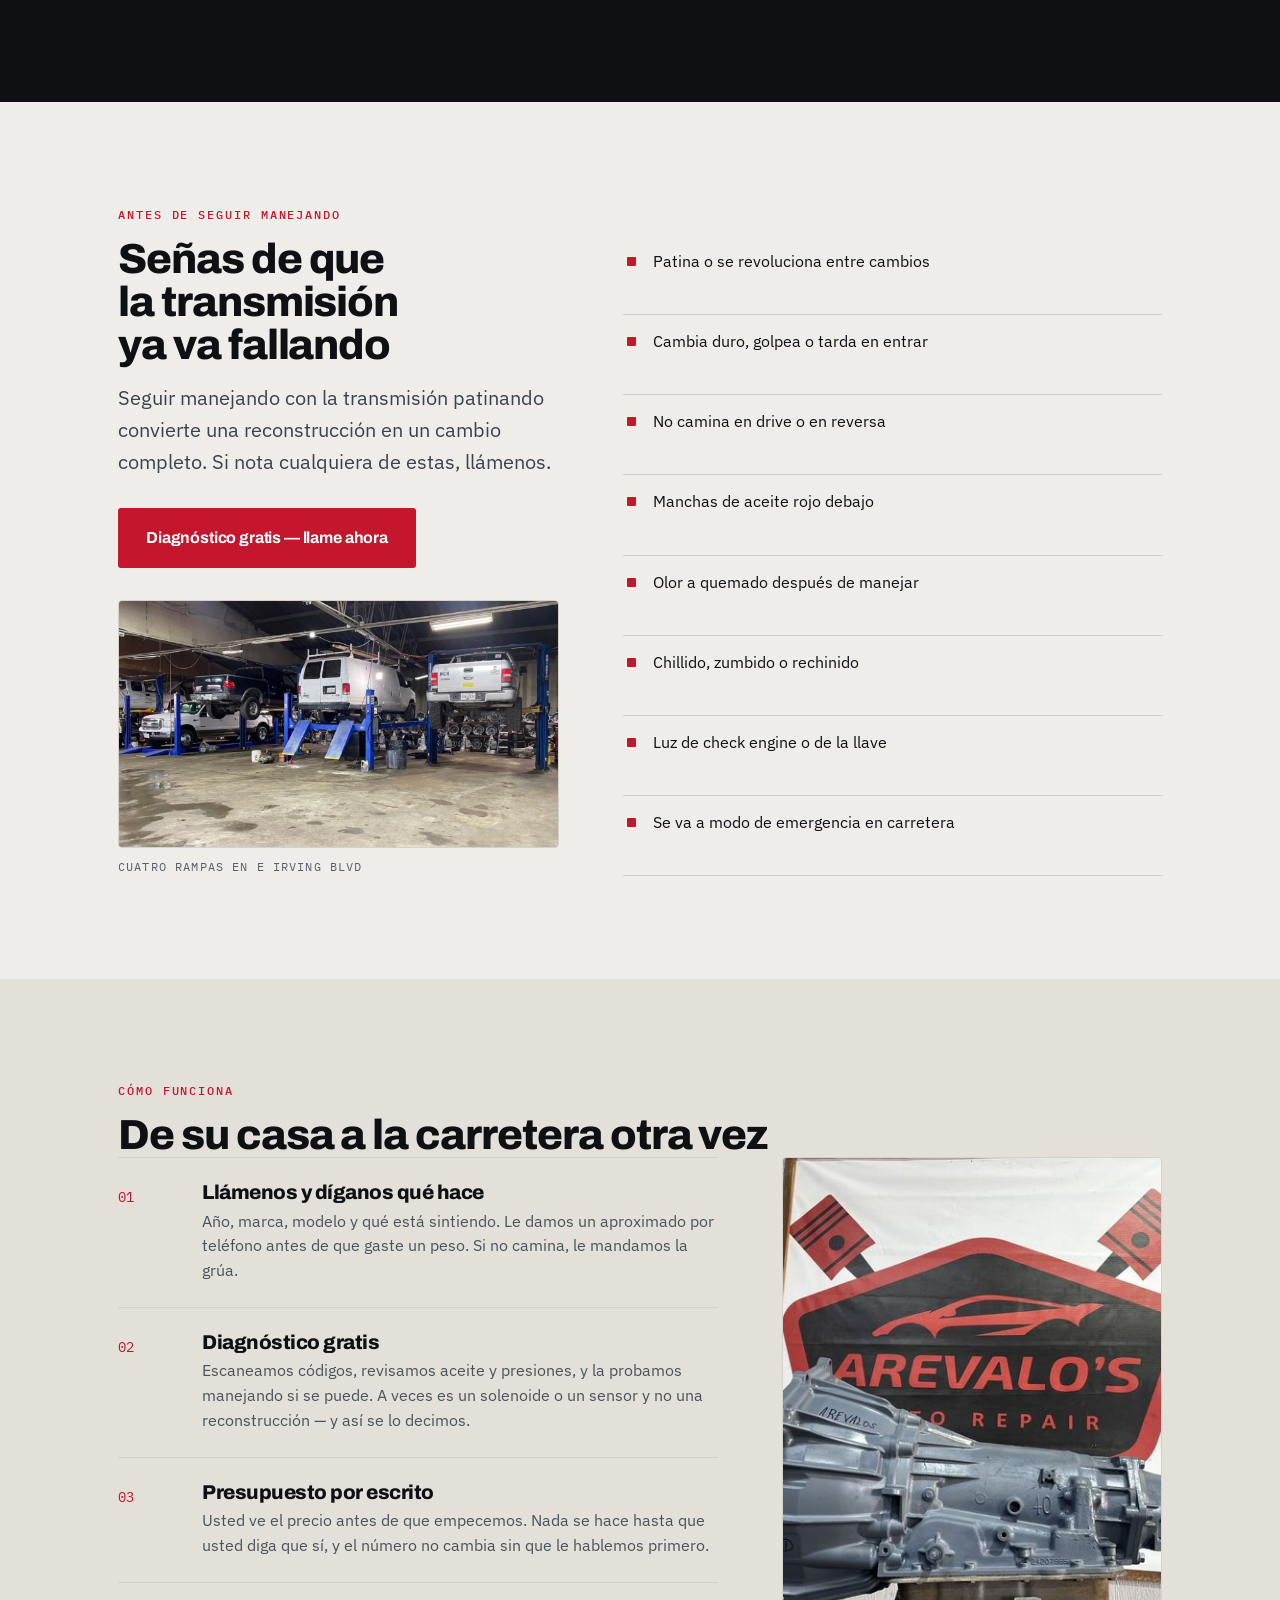
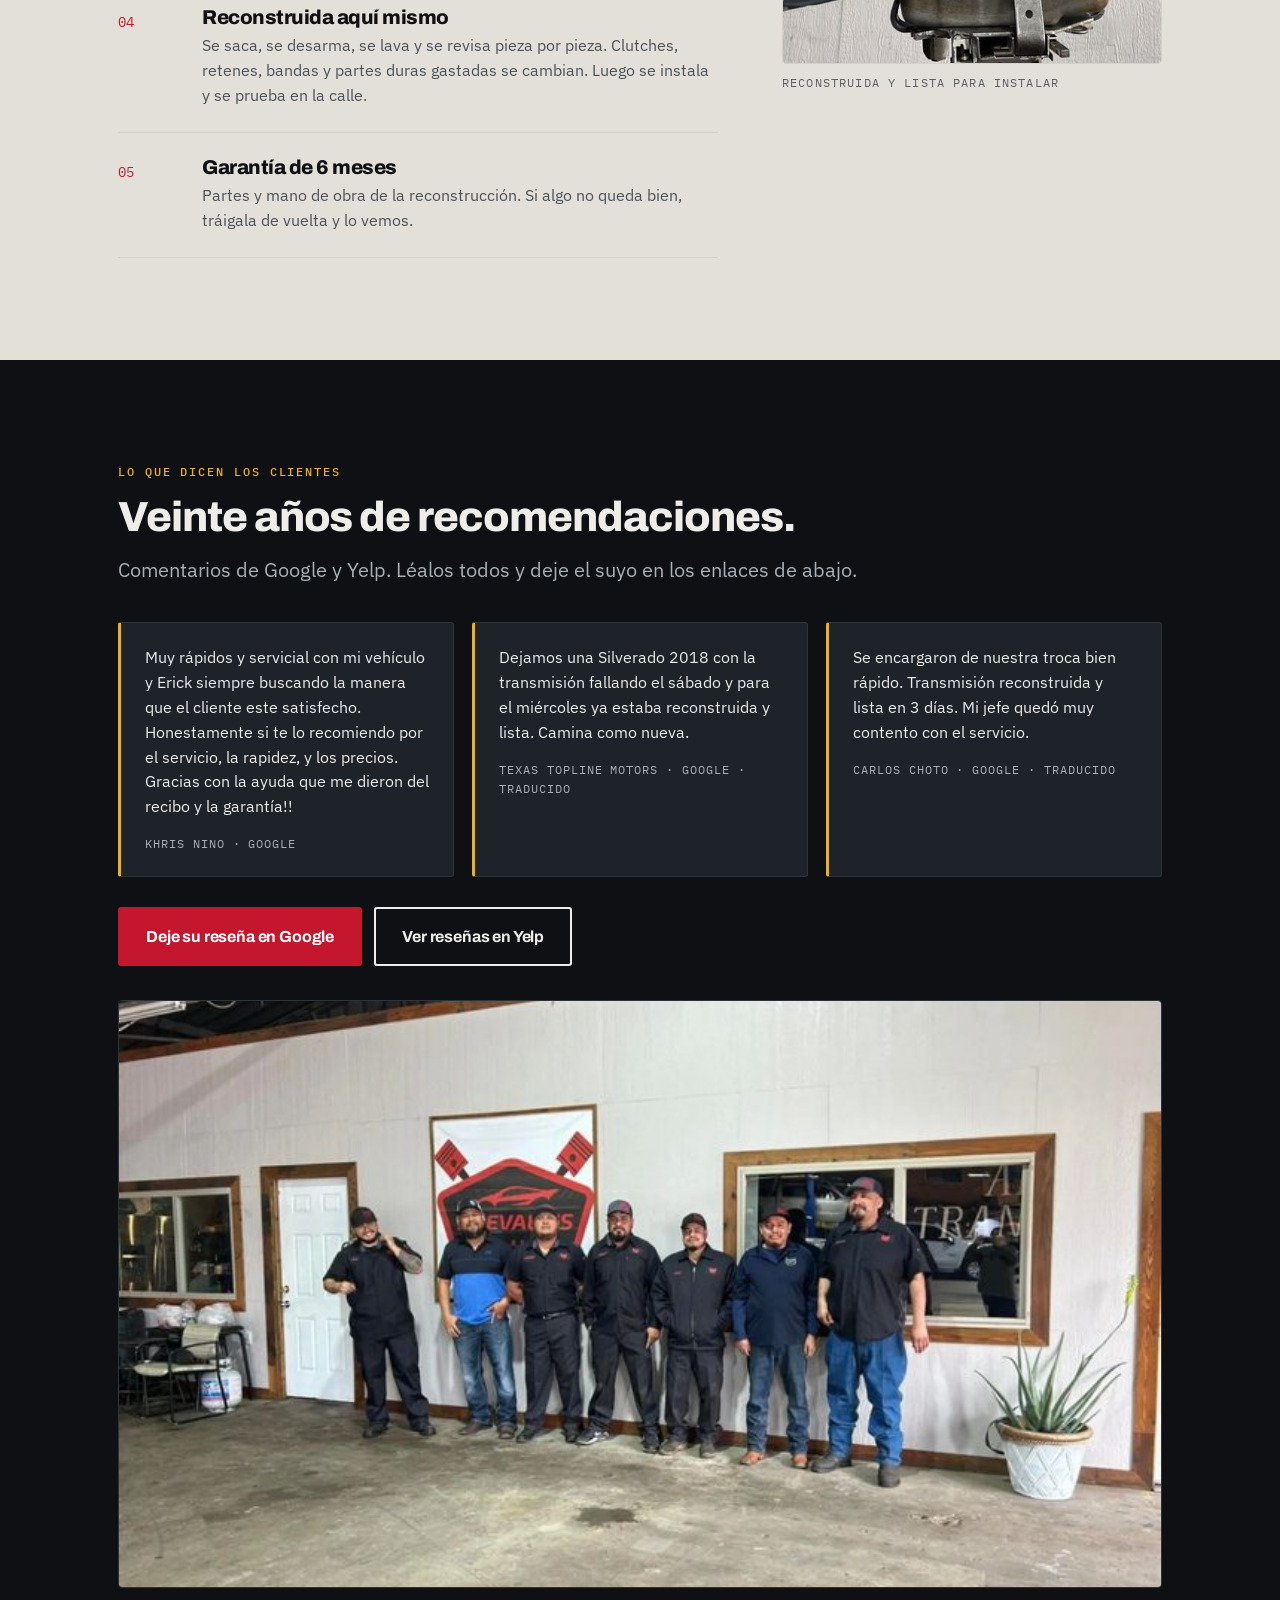
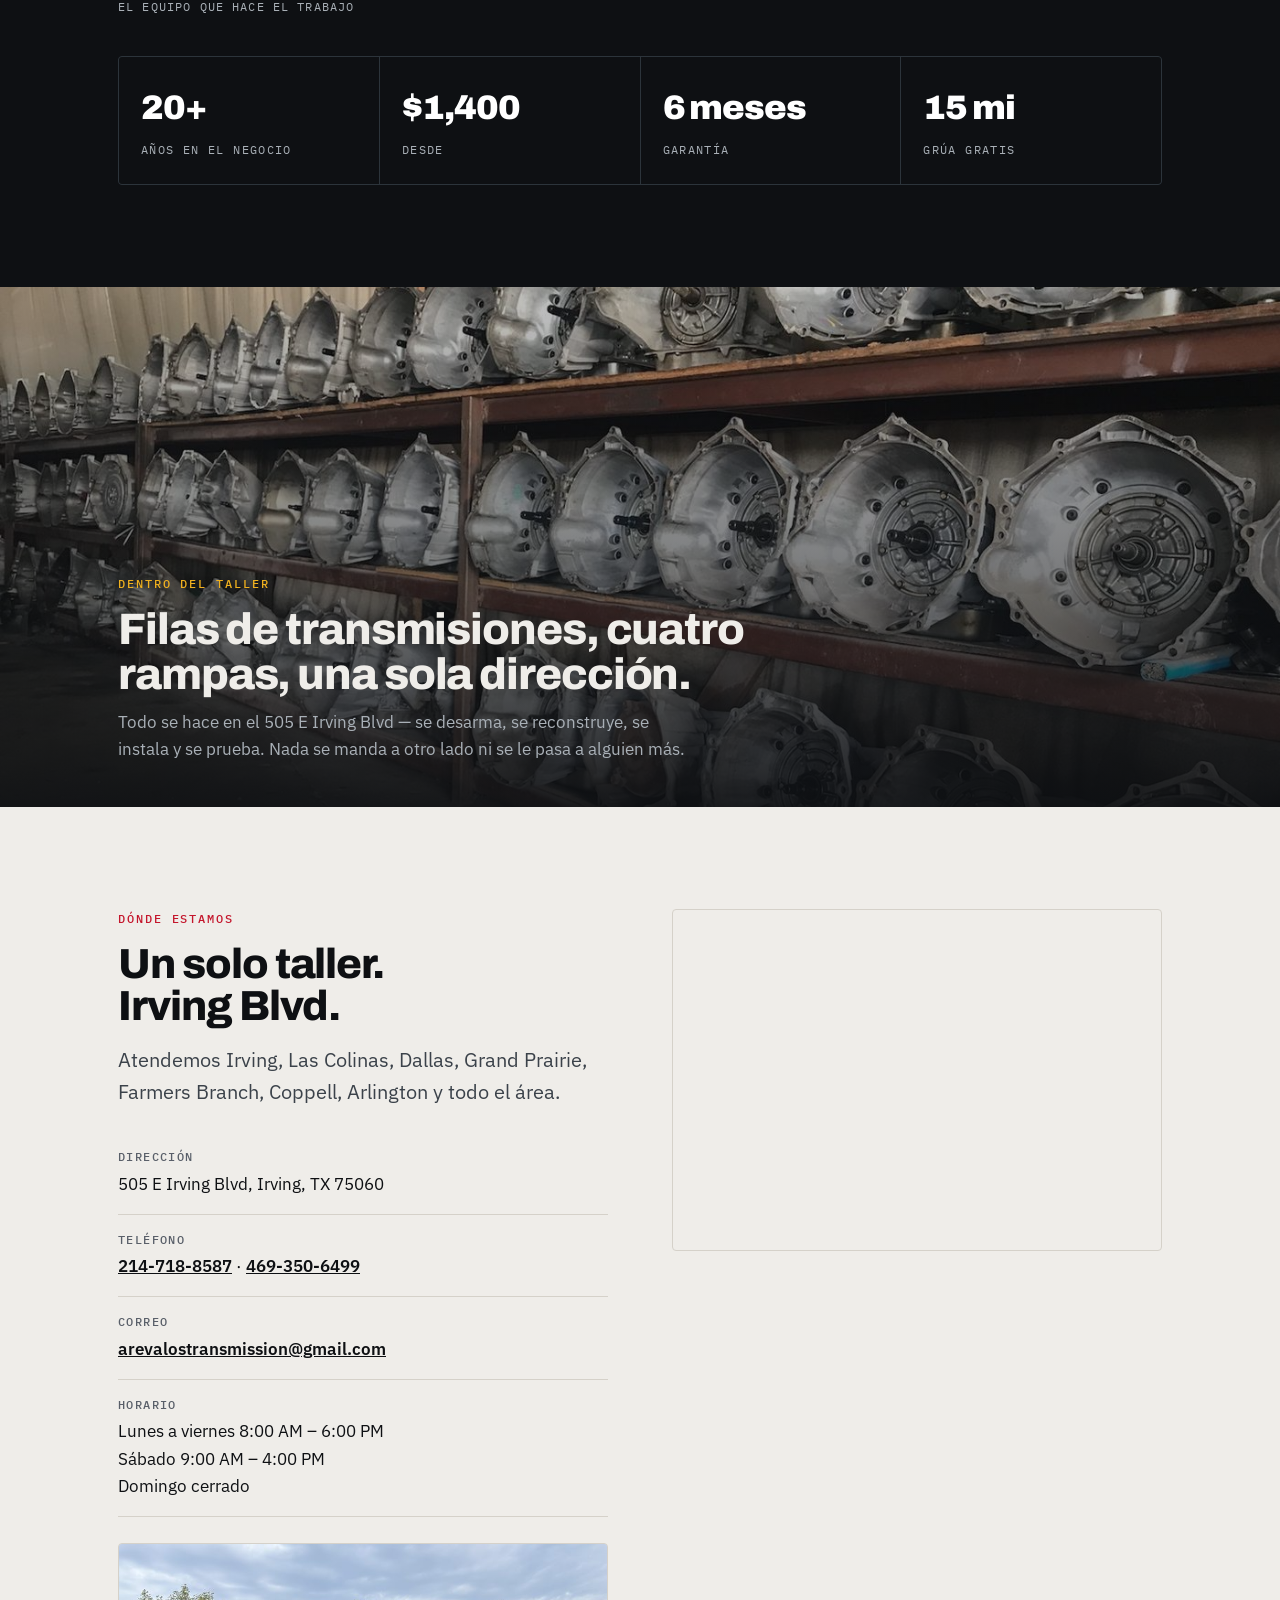
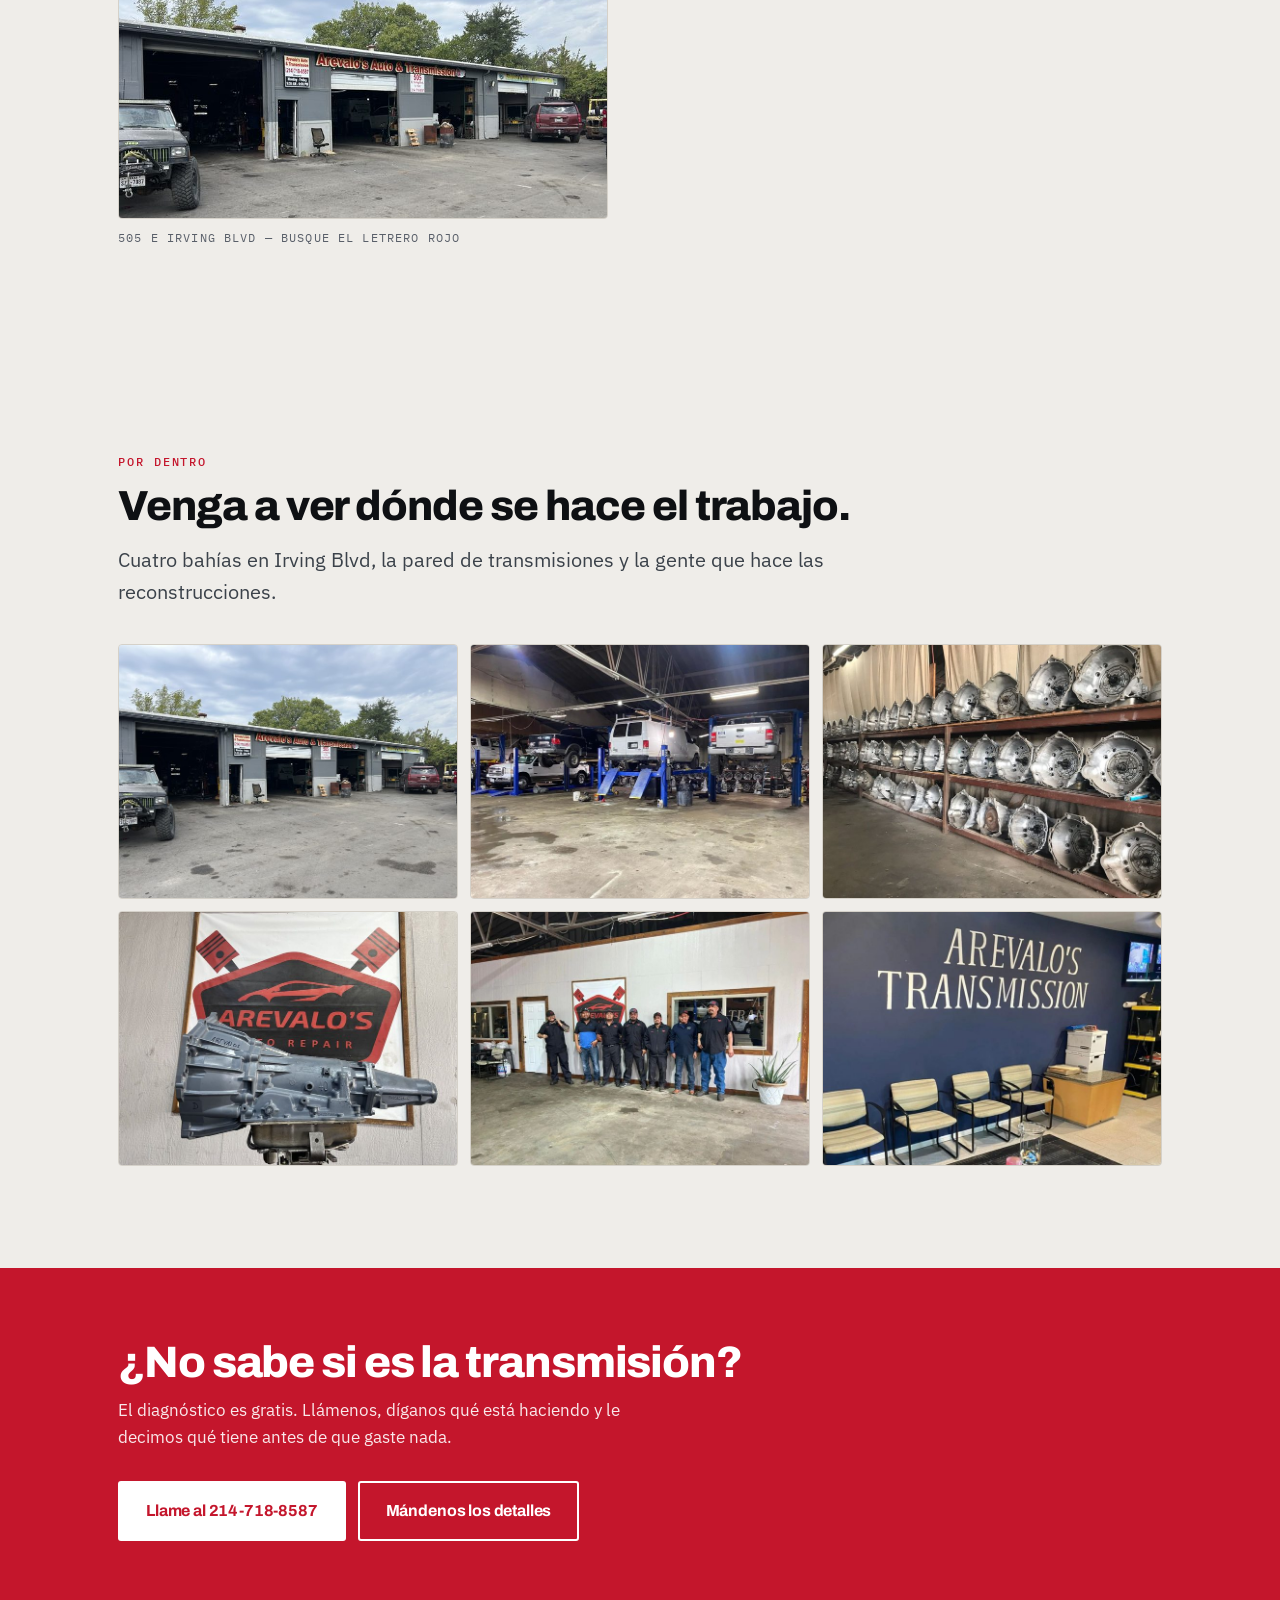
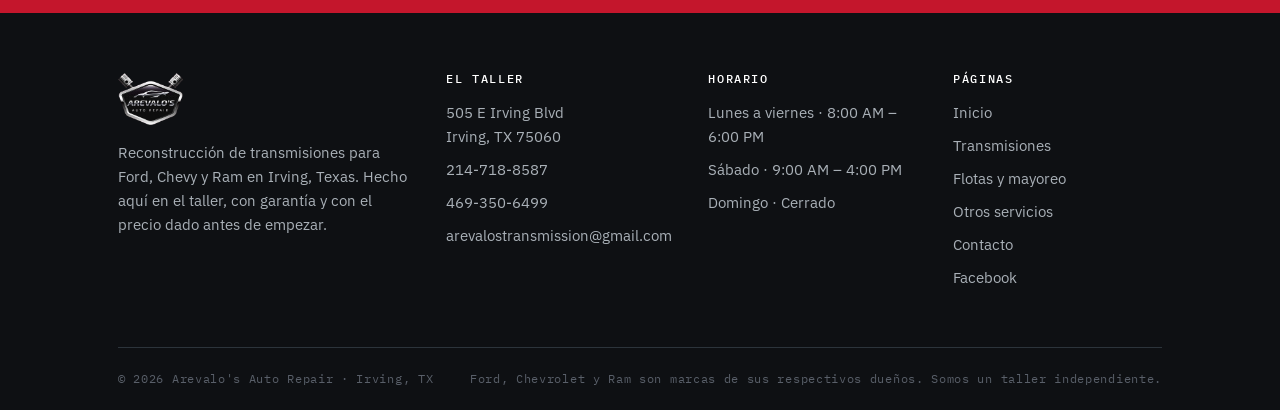
<file: es/index.html>
<!DOCTYPE html>
<html lang="es">
<head>
<meta charset="utf-8">
<meta name="viewport" content="width=device-width, initial-scale=1">
<title>Reparación de Transmisiones en Irving, TX | Arevalo's Auto Repair</title>
<meta name="description" content="Reconstrucción de transmisiones Ford, Chevy y Ram en Irving, TX. Diagnóstico gratis, grúa gratis hasta 15 millas, garantía de 6 meses. Desde $1,400. Llame al 214-718-8587. Hablamos español.">
<link rel="canonical" href="https://arevalostransmissions.com/es/index.html">
<link rel="alternate" hreflang="es" href="https://arevalostransmissions.com/es/index.html">
<link rel="alternate" hreflang="en" href="https://arevalostransmissions.com/">
<link rel="alternate" hreflang="x-default" href="https://arevalostransmissions.com/">
<link rel="icon" href="../assets/favicon.png" type="image/png">
<link rel="apple-touch-icon" href="../assets/apple-touch-icon.png">
<link rel="preload" as="image" href="../assets/hero-wall-800.jpg" media="(max-width: 800px)">
<link rel="preload" as="image" href="../assets/hero-wall-1280.jpg" media="(min-width: 801px) and (max-width: 1280px)">
<link rel="preload" as="image" href="../assets/hero-wall-1920.jpg" media="(min-width: 1281px)">
<meta property="og:site_name" content="Arevalo&#39;s Auto Repair">
<meta property="og:type" content="website">
<meta property="og:title" content="Reparación de Transmisiones en Irving, TX | Arevalo's Auto Repair">
<meta property="og:description" content="Reconstrucción de transmisiones Ford, Chevy y Ram en Irving, TX. Diagnóstico gratis, grúa gratis hasta 15 millas, garantía de 6 meses. Desde $1,400. Llame al 214-718-8587. Hablamos español.">
<meta property="og:url" content="https://arevalostransmissions.com/es/index.html">
<meta property="og:image" content="https://arevalostransmissions.com/assets/social-logo-phone.png">
<meta property="og:image:type" content="image/png">
<meta property="og:image:width" content="1200">
<meta property="og:image:height" content="630">
<meta property="og:image:alt" content="Logo de Arevalo's Auto Repair con el telefono 214-718-8587 - reconstruccion de transmisiones en Irving, Texas">
<meta property="og:locale" content="es_US">
<meta property="og:locale:alternate" content="en_US">
<meta name="twitter:card" content="summary_large_image">
<link rel="preconnect" href="https://fonts.googleapis.com">
<link rel="preconnect" href="https://fonts.gstatic.com" crossorigin>
<link href="https://fonts.googleapis.com/css2?family=Archivo:wght@600;700;800;900&family=IBM+Plex+Mono:wght@400;500;600&family=IBM+Plex+Sans:wght@400;500;600&display=swap" rel="stylesheet">
<link rel="stylesheet" href="../styles.css">
<script type="application/ld+json">
{"@context":"https://schema.org","@type":"AutoRepair","@id":"https://arevalostransmissions.com/#business","name":"Arevalo's Auto Repair","url":"https://arevalostransmissions.com/es/index.html","telephone":"+1-214-718-8587","email":"arevalostransmission@gmail.com","address":{"@type":"PostalAddress","streetAddress":"505 E Irving Blvd","addressLocality":"Irving","addressRegion":"TX","postalCode":"75060","addressCountry":"US"},"geo":{"@type":"GeoCoordinates","latitude":32.813906,"longitude":-96.94131},"availableLanguage":["es","en"]}
</script>
</head>
<body>
<a class="skiplink" href="#main">Saltar al contenido</a>
<header class="masthead">
  <div class="wrap masthead__bar">
    <a class="masthead__logo" href="index.html">
      <img src="../assets/logo-200.png" width="200" height="161" alt="Arevalo's Auto Repair">
      <span class="masthead__name">Arevalo's Auto Repair<span>Especialistas en Transmisiones · Irving, TX</span></span>
    </a>
    <button class="navtoggle" aria-expanded="false" aria-controls="nav">MENÚ</button>
    <nav class="nav" id="nav">
      <a href="index.html" aria-current="page">Inicio</a>
      <a href="reparacion-de-transmisiones.html">Transmisiones</a>
      <a href="flotas-y-mayoreo.html">Flotas y Mayoreo</a>
      <a href="otros-servicios.html">Otros Servicios</a>
      <a href="contacto.html">Contacto</a>
      <a class="langswitch" href="../index.html" hreflang="en" lang="en">English</a>
    </nav>
    <a class="masthead__call" href="tel:+12147188587">214-718-8587</a>
  </div>
</header>

<section id="main" class="hero">
  <div class="wrap hero__grid">
    <div>
      <p class="eyebrow on-dark">505 E Irving Blvd · Irving, TX · Más de 20 años</p>
      <h1>Reconstrucción de transmisiones <em>Ford, Chevy y Ram</em>.</h1>
      <p class="hero__sub">Aquí en el taller la desarmamos y la reconstruimos nosotros — no le metemos una usada de yonke ni la mandamos a otro lado. Díganos qué está haciendo y se la revisamos gratis.</p>
      <div class="btn-row">
        <a class="btn btn--call" href="tel:+12147188587">Llame al 214-718-8587</a>
        <a class="btn btn--ghost" href="contacto.html">Pedir presupuesto</a>
      </div>
    </div>

    <div class="ticket">
      <p class="ticket__head">Lo que incluye</p>
      <div class="ticket__row"><span class="ticket__k">Desde</span><span class="ticket__v">$1,400<small>Llame o escriba para su precio exacto</small></span></div>
      <div class="ticket__row"><span class="ticket__k">Garantía</span><span class="ticket__v">6 meses<small>Partes y mano de obra</small></span></div>
      <div class="ticket__row"><span class="ticket__k">Diagnóstico</span><span class="ticket__v">Gratis<small>Sin costo por revisar qué tiene</small></span></div>
      <div class="ticket__row"><span class="ticket__k">Grúa</span><span class="ticket__v">Gratis<small>Hasta 15 millas si hacemos el trabajo mayor</small></span></div>
      <a class="btn btn--call" href="tel:+12147188587">Llamar al taller</a>
    </div>
  </div>
</section>

<section class="section section--dark">
  <div class="wrap">
    <p class="eyebrow on-dark">Transmisiones que reconstruimos</p>
    <h2 style="font-size:clamp(28px,3.6vw,42px)">Si está en una Ford, Chevy o Ram, ya la hemos abierto.</h2>
    <p class="lede" style="margin-top:16px">Estas son las más comunes. ¿Tiene otra? Llame y le decimos derecho si la podemos hacer.</p>
    <div class="units">
      <div class="unit"><div class="unit__code">6R80</div><div class="unit__fit">Ford F-150, Expedition, Mustang</div></div>
      <div class="unit"><div class="unit__code">10R80</div><div class="unit__fit">Ford F-150, Expedition, Ranger</div></div>
      <div class="unit"><div class="unit__code">5R110W</div><div class="unit__fit">Ford Super Duty diésel</div></div>
      <div class="unit"><div class="unit__code">6R140</div><div class="unit__fit">Ford F-250/F-350 Power Stroke</div></div>
      <div class="unit"><div class="unit__code">4R70W / 4R75W</div><div class="unit__fit">Ford F-150, Crown Victoria</div></div>
      <div class="unit"><div class="unit__code">6F35 / 6F50</div><div class="unit__fit">Ford Escape, Edge, Explorer</div></div>
      <div class="unit"><div class="unit__code">4L60E</div><div class="unit__fit">Chevy Silverado, Tahoe, Camaro</div></div>
      <div class="unit"><div class="unit__code">4L80E</div><div class="unit__fit">Chevy 2500/3500, Suburban</div></div>
      <div class="unit"><div class="unit__code">6L80 / 6L90</div><div class="unit__fit">Chevy Silverado, Sierra, Tahoe</div></div>
      <div class="unit"><div class="unit__code">8L90</div><div class="unit__fit">Chevy Silverado, GMC Sierra</div></div>
      <div class="unit"><div class="unit__code">Allison 1000</div><div class="unit__fit">Chevy/GMC Duramax</div></div>
      <div class="unit"><div class="unit__code">68RFE</div><div class="unit__fit">Ram 2500/3500 Cummins</div></div>
      <div class="unit"><div class="unit__code">545RFE / 65RFE</div><div class="unit__fit">Ram 1500, Durango</div></div>
      <div class="unit"><div class="unit__code">8HP70 / 850RE</div><div class="unit__fit">Ram 1500, Grand Cherokee</div></div>
      <div class="unit"><div class="unit__code">46RE / 47RE</div><div class="unit__fit">Ram / Dodge más viejas</div></div>
      <div class="unit"><div class="unit__code">¿No la ve?</div><div class="unit__fit">Llámenos — 214-718-8587</div></div>
    </div>
  </div>
</section>

<section class="section">
  <div class="wrap">
    <div class="split split--narrow">
      <div>
        <p class="eyebrow">Antes de seguir manejando</p>
        <h2 style="font-size:clamp(28px,3.6vw,42px)">Señas de que la transmisión ya va fallando</h2>
        <p class="lede" style="margin-top:16px">Seguir manejando con la transmisión patinando convierte una reconstrucción en un cambio completo. Si nota cualquiera de estas, llámenos.</p>
        <div class="btn-row"><a class="btn btn--call" href="tel:+12147188587">Diagnóstico gratis — llame ahora</a></div>
        <figure class="shot shot--wide" style="margin-top:32px">
          <img src="../assets/shop-1.jpg" srcset="../assets/shop-1-700.jpg 700w, ../assets/shop-1.jpg 1400w" sizes="(min-width: 1140px) 560px, (min-width: 760px) 50vw, 100vw" width="1400" height="1050" alt="Camionetas Ford y una van de trabajo en los elevadores de Arevalo's Auto Repair en Irving, Texas" loading="lazy">
          <figcaption>Cuatro rampas en E Irving Blvd</figcaption>
        </figure>
      </div>
      <ul class="checklist">
        <li>Patina o se revoluciona entre cambios</li>
        <li>Cambia duro, golpea o tarda en entrar</li>
        <li>No camina en drive o en reversa</li>
        <li>Manchas de aceite rojo debajo</li>
        <li>Olor a quemado después de manejar</li>
        <li>Chillido, zumbido o rechinido</li>
        <li>Luz de check engine o de la llave</li>
        <li>Se va a modo de emergencia en carretera</li>
      </ul>
    </div>
  </div>
</section>

<section class="section section--tint">
  <div class="wrap">
    <p class="eyebrow">Cómo funciona</p>
    <h2 style="font-size:clamp(28px,3.6vw,42px)">De su casa a la carretera otra vez</h2>
    <div class="steps-media">
    <div class="steps">
      <div class="step"><div><h3>Llámenos y díganos qué hace</h3><p>Año, marca, modelo y qué está sintiendo. Le damos un aproximado por teléfono antes de que gaste un peso. Si no camina, le mandamos la grúa.</p></div></div>
      <div class="step"><div><h3>Diagnóstico gratis</h3><p>Escaneamos códigos, revisamos aceite y presiones, y la probamos manejando si se puede. A veces es un solenoide o un sensor y no una reconstrucción — y así se lo decimos.</p></div></div>
      <div class="step"><div><h3>Presupuesto por escrito</h3><p>Usted ve el precio antes de que empecemos. Nada se hace hasta que usted diga que sí, y el número no cambia sin que le hablemos primero.</p></div></div>
      <div class="step"><div><h3>Reconstruida aquí mismo</h3><p>Se saca, se desarma, se lava y se revisa pieza por pieza. Clutches, retenes, bandas y partes duras gastadas se cambian. Luego se instala y se prueba en la calle.</p></div></div>
      <div class="step"><div><h3>Garantía de 6 meses</h3><p>Partes y mano de obra de la reconstrucción. Si algo no queda bien, tráigala de vuelta y lo vemos.</p></div></div>
    </div>
    <figure class="shot">
      <img src="../assets/shop-3.jpg" srcset="../assets/shop-3-700.jpg 700w, ../assets/shop-3.jpg 1400w" sizes="(min-width: 1140px) 560px, (min-width: 760px) 50vw, 100vw" width="1400" height="1050" alt="Transmisión recién reconstruida frente a la lona de Arevalo's Auto Repair" loading="lazy">
      <figcaption>Reconstruida y lista para instalar</figcaption>
    </figure>
    </div>
  </div>
</section>

<section class="section section--dark">
  <div class="wrap">
    <p class="eyebrow on-dark">Lo que dicen los clientes</p>
    <h2 style="font-size:clamp(28px,3.6vw,42px)">Veinte años de recomendaciones.</h2>
    <p class="lede" style="margin-top:16px">Comentarios de Google y Yelp. Léalos todos y deje el suyo en los enlaces de abajo.</p>

    <!-- RESEÑAS — VERIFICAR ANTES DE PUBLICAR. Confirme cada una contra su
         perfil de Google/Yelp y ponga el texto exacto del cliente con su
         nombre y fecha reales. -->
    <!-- ==========================================================
         RESEÑAS — textuales del perfil de Google del taller
         (google.com/maps?cid=8593300856004174944), leído 2026-08-26.
         La de Khris Nino está en español, tal cual la escribió.
         Las otras dos son traducciones marcadas como tales — nunca
         presente una traducción como si fuera el texto original.
         ========================================================== -->
    <div class="quotes">
      <div class="quote">
        <p>Muy rápidos y servicial con mi vehículo y Erick siempre buscando la manera que el cliente este satisfecho. Honestamente si te lo recomiendo por el servicio, la rapidez, y los precios. Gracias con la ayuda que me dieron del recibo y la garantía!!</p>
        <cite>Khris Nino · Google</cite>
      </div>
      <div class="quote">
        <p>Dejamos una Silverado 2018 con la transmisión fallando el sábado y para el miércoles ya estaba reconstruida y lista. Camina como nueva.</p>
        <cite>Texas Topline Motors · Google · traducido</cite>
      </div>
      <div class="quote">
        <p>Se encargaron de nuestra troca bien rápido. Transmisión reconstruida y lista en 3 días. Mi jefe quedó muy contento con el servicio.</p>
        <cite>Carlos Choto · Google · traducido</cite>
      </div>
    </div>

    <div class="btn-row" style="margin-top:30px">
      <a class="btn btn--call" href="https://www.google.com/maps?cid=8593300856004174944">Deje su reseña en Google</a>
      <a class="btn btn--ghost" href="https://www.yelp.com/biz/arevalos-auto-repair-irving">Ver reseñas en Yelp</a>
    </div>

    <figure class="shot shot--wide" style="margin-top:34px">
      <img src="../assets/shop-4.jpg" srcset="../assets/shop-4-700.jpg 700w, ../assets/shop-4.jpg 1400w" sizes="(min-width: 1140px) 560px, (min-width: 760px) 50vw, 100vw" width="1400" height="1050" alt="El equipo de Arevalo's Auto Repair dentro del taller en Irving, Texas" loading="lazy">
      <figcaption>El equipo que hace el trabajo</figcaption>
    </figure>

    <div class="stats">
      <div class="stat"><div class="stat__n">20+</div><div class="stat__l">Años en el negocio</div></div>
      <div class="stat"><div class="stat__n">$1,400</div><div class="stat__l">Desde</div></div>
      <div class="stat"><div class="stat__n">6 meses</div><div class="stat__l">Garantía</div></div>
      <div class="stat"><div class="stat__n">15 mi</div><div class="stat__l">Grúa gratis</div></div>
    </div>
  </div>
</section>

<section class="photoband" style="--bg:url('../assets/shop-2-700.jpg');--bg-lg:url('../assets/shop-2.jpg')">
  <div class="wrap">
    <p class="eyebrow on-dark">Dentro del taller</p>
    <h2>Filas de transmisiones, cuatro rampas, una sola dirección.</h2>
    <p>Todo se hace en el 505 E Irving Blvd — se desarma, se reconstruye, se instala y se prueba. Nada se manda a otro lado ni se le pasa a alguien más.</p>
  </div>
</section>

<section class="section">
  <div class="wrap">
    <div class="split">
      <div>
        <p class="eyebrow">Dónde estamos</p>
        <h2 style="font-size:clamp(28px,3.6vw,42px)">Un solo taller. Irving Blvd.</h2>
        <p class="lede" style="margin-top:16px">Atendemos Irving, Las Colinas, Dallas, Grand Prairie, Farmers Branch, Coppell, Arlington y todo el área.</p>
        <ul class="infolist" style="margin-top:24px">
          <li><strong>Dirección</strong>505 E Irving Blvd, Irving, TX 75060</li>
          <li><strong>Teléfono</strong><a href="tel:+12147188587">214-718-8587</a> · <a href="tel:+14693506499">469-350-6499</a></li>
          <li><strong>Correo</strong><a href="mailto:arevalostransmission@gmail.com">arevalostransmission@gmail.com</a></li>
          <li><strong>Horario</strong>Lunes a viernes 8:00 AM – 6:00 PM<br>Sábado 9:00 AM – 4:00 PM<br>Domingo cerrado</li>
        </ul>
        <figure class="shot shot--wide shot--top" style="margin-top:26px">
          <img src="../assets/shopexterior.jpg" srcset="../assets/shopexterior-700.jpg 700w, ../assets/shopexterior.jpg 1400w" sizes="(min-width: 1140px) 560px, (min-width: 760px) 50vw, 100vw" width="1400" height="1050" alt="El frente del taller Arevalo&#39;s Auto &amp; Transmission en 505 E Irving Blvd, Irving, Texas" loading="lazy">
          <figcaption>505 E Irving Blvd — busque el letrero rojo</figcaption>
        </figure>
      </div>
      <div class="map">
        <iframe title="Mapa a Arevalo's Auto Repair, 505 E Irving Blvd, Irving, TX 75060"
          src="https://www.google.com/maps?q=505+E+Irving+Blvd,+Irving,+TX+75060&output=embed"
          loading="lazy" referrerpolicy="no-referrer-when-downgrade"></iframe>
      </div>
    </div>
  </div>
</section>

<!-- ==========================================================
     GALERÍA. Para agregar una foto: ponga el archivo en assets/ como
     shop-6.jpg, con el lado largo de unos 1400px, y copie una línea
     <img> de abajo cambiando el número.
     site.js revisa cada archivo y esconde el que no exista, así que un
     nombre equivocado no deja una imagen rota. Si no carga ninguna, la
     sección entera se esconde sola.
     ========================================================== -->
<section class="section gallery-section">
  <div class="wrap">
    <p class="eyebrow">Por dentro</p>
    <h2 style="font-size:clamp(28px,3.6vw,42px)">Venga a ver dónde se hace el trabajo.</h2>
    <p class="lede" style="margin-top:16px">Cuatro bahías en Irving Blvd, la pared de transmisiones y la gente que hace las reconstrucciones.</p>
    <div class="gallery">
        <img src="../assets/shopexterior.jpg" srcset="../assets/shopexterior-700.jpg 700w, ../assets/shopexterior.jpg 1400w"
             sizes="(min-width: 1140px) 360px, (min-width: 760px) 45vw, 100vw" width="1400" height="1050" alt="El frente del taller Arevalo&#39;s Auto &amp; Transmission en E Irving Blvd, Irving, Texas" loading="lazy">
        <img src="../assets/shop-1.jpg" srcset="../assets/shop-1-700.jpg 700w, ../assets/shop-1.jpg 1400w"
             sizes="(min-width: 1140px) 360px, (min-width: 760px) 45vw, 100vw" width="1400" height="1050" alt="Camionetas Ford y una van de trabajo en los elevadores del taller" loading="lazy">
        <img src="../assets/shop-2.jpg" srcset="../assets/shop-2-700.jpg 700w, ../assets/shop-2.jpg 1400w"
             sizes="(min-width: 1140px) 360px, (min-width: 760px) 45vw, 100vw" width="1400" height="1050" alt="La pared de transmisiones reconstruidas" loading="lazy">
        <img src="../assets/shop-3.jpg" srcset="../assets/shop-3-700.jpg 700w, ../assets/shop-3.jpg 1400w"
             sizes="(min-width: 1140px) 360px, (min-width: 760px) 45vw, 100vw" width="1400" height="1050" alt="Una transmisión recién reconstruida frente a la lona del taller" loading="lazy">
        <img src="../assets/shop-4.jpg" srcset="../assets/shop-4-700.jpg 700w, ../assets/shop-4.jpg 1400w"
             sizes="(min-width: 1140px) 360px, (min-width: 760px) 45vw, 100vw" width="1400" height="1050" alt="El equipo de Arevalo&#39;s Auto Repair dentro del taller" loading="lazy">
        <img class="crop-top" src="../assets/shop-5.jpg" srcset="../assets/shop-5-700.jpg 700w, ../assets/shop-5.jpg 1400w"
             sizes="(min-width: 1140px) 360px, (min-width: 760px) 45vw, 100vw" width="1400" height="1866" alt="La sala de espera en 505 E Irving Blvd" loading="lazy">
    </div>
  </div>
</section>

<section class="band">
  <div class="wrap">
    <h2>¿No sabe si es la transmisión?</h2>
    <p>El diagnóstico es gratis. Llámenos, díganos qué está haciendo y le decimos qué tiene antes de que gaste nada.</p>
    <div class="btn-row">
      <a class="btn btn--call" href="tel:+12147188587">Llame al 214-718-8587</a>
      <a class="btn btn--ghost" href="contacto.html">Mándenos los detalles</a>
    </div>
  </div>
</section>

<footer class="foot">
  <div class="wrap">
    <div class="foot__grid">
      <div>
        <img src="../assets/logo-200.png" width="200" height="161" alt="Arevalo's Auto Repair">
        <p>Reconstrucción de transmisiones para Ford, Chevy y Ram en Irving, Texas. Hecho aquí en el taller, con garantía y con el precio dado antes de empezar.</p>
      </div>
      <div>
        <h4>El taller</h4>
        <ul>
          <li>505 E Irving Blvd<br>Irving, TX 75060</li>
          <li><a href="tel:+12147188587">214-718-8587</a></li>
          <li><a href="tel:+14693506499">469-350-6499</a></li>
          <li><a href="mailto:arevalostransmission@gmail.com">arevalostransmission@gmail.com</a></li>
        </ul>
      </div>
      <div>
        <h4>Horario</h4>
        <ul>
          <li>Lunes a viernes · 8:00 AM – 6:00 PM</li>
          <li>Sábado · 9:00 AM – 4:00 PM</li>
          <li>Domingo · Cerrado</li>
        </ul>
      </div>
      <div>
        <h4>Páginas</h4>
        <ul>
          <li><a href="index.html">Inicio</a></li>
          <li><a href="reparacion-de-transmisiones.html">Transmisiones</a></li>
          <li><a href="flotas-y-mayoreo.html">Flotas y mayoreo</a></li>
          <li><a href="otros-servicios.html">Otros servicios</a></li>
          <li><a href="contacto.html">Contacto</a></li>
          <li><a href="https://www.facebook.com/arevalos.autorepair.3/" rel="noopener">Facebook</a></li>
        </ul>
      </div>
    </div>
    <div class="foot__legal">
      <span>© 2026 Arevalo's Auto Repair · Irving, TX</span>
      <span>Ford, Chevrolet y Ram son marcas de sus respectivos dueños. Somos un taller independiente.</span>
    </div>
  </div>
</footer>

<div class="callbar">
  <a class="is-primary" href="tel:+12147188587">Llamar al taller</a>
  <a href="https://www.google.com/maps?q=505+E+Irving+Blvd,+Irving,+TX+75060">Cómo llegar</a>
</div>

<script src="../site.js"></script>
</body>
</html>
</file>
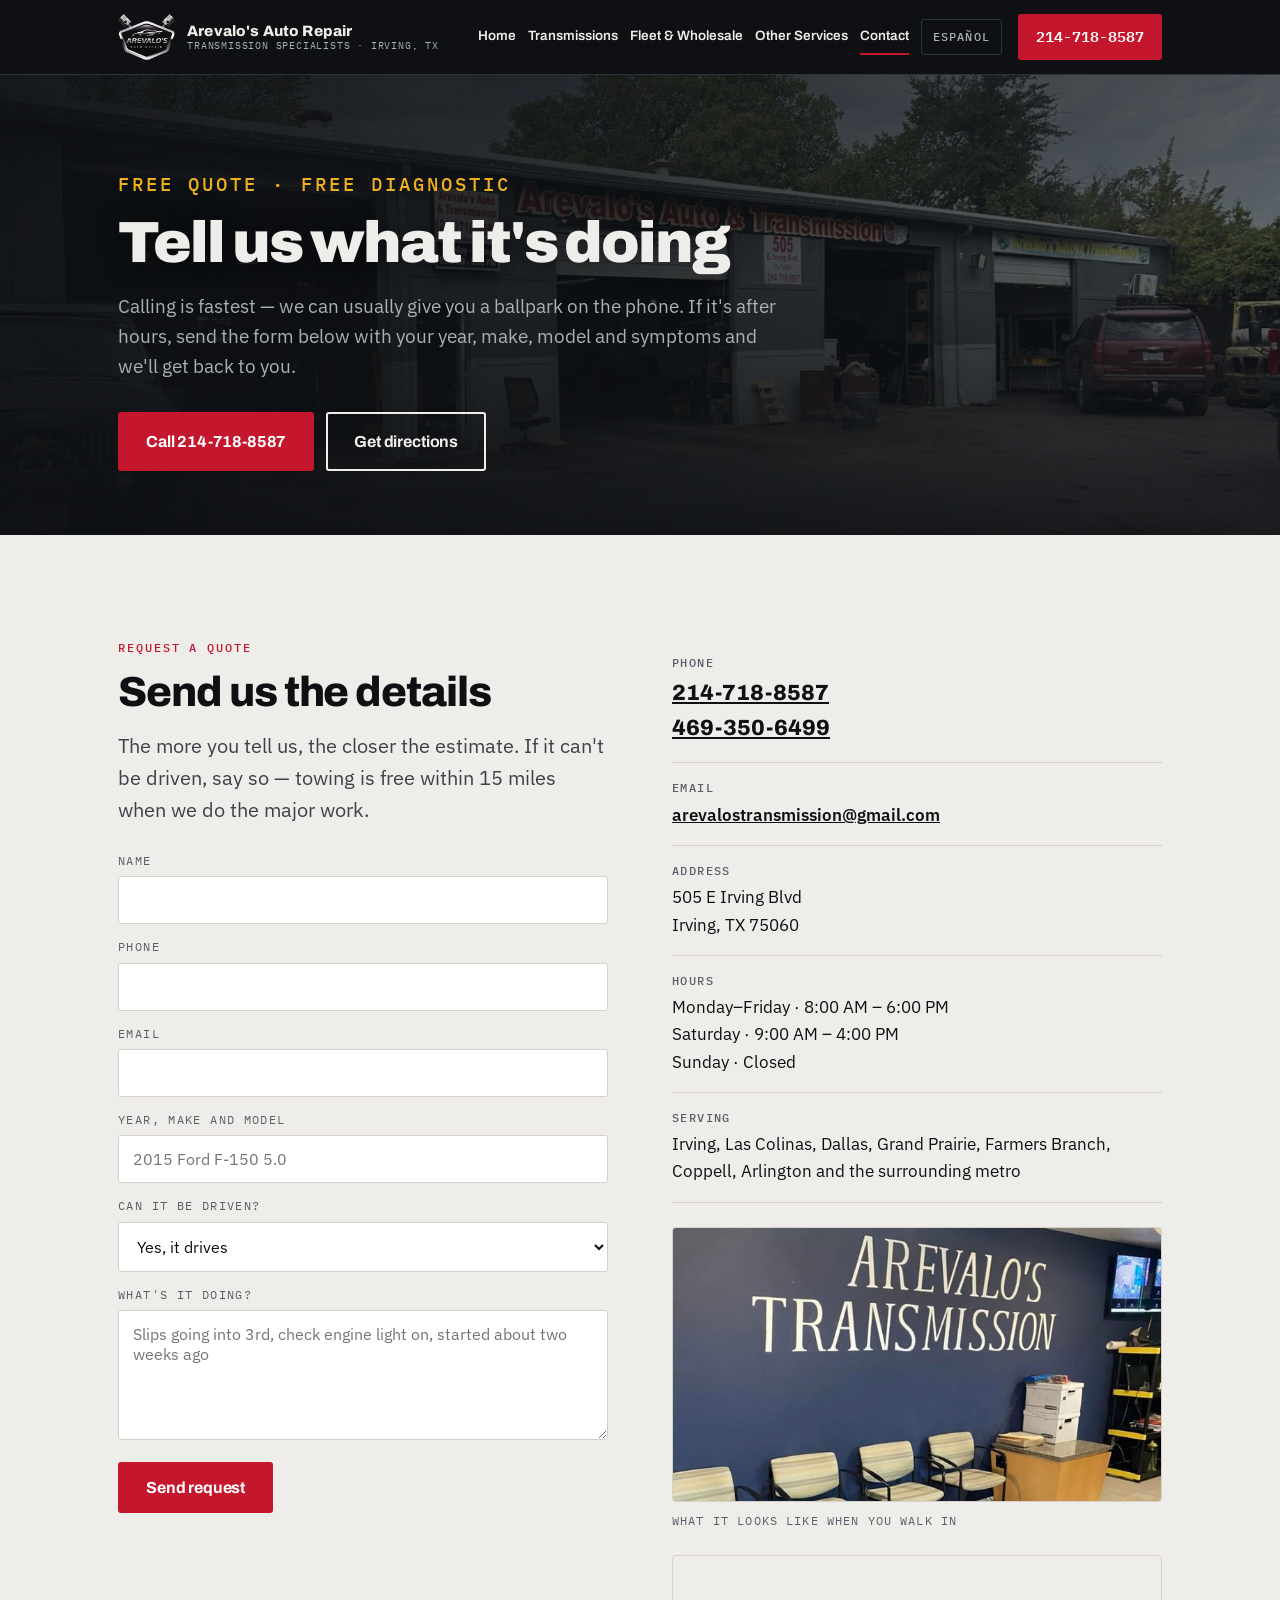
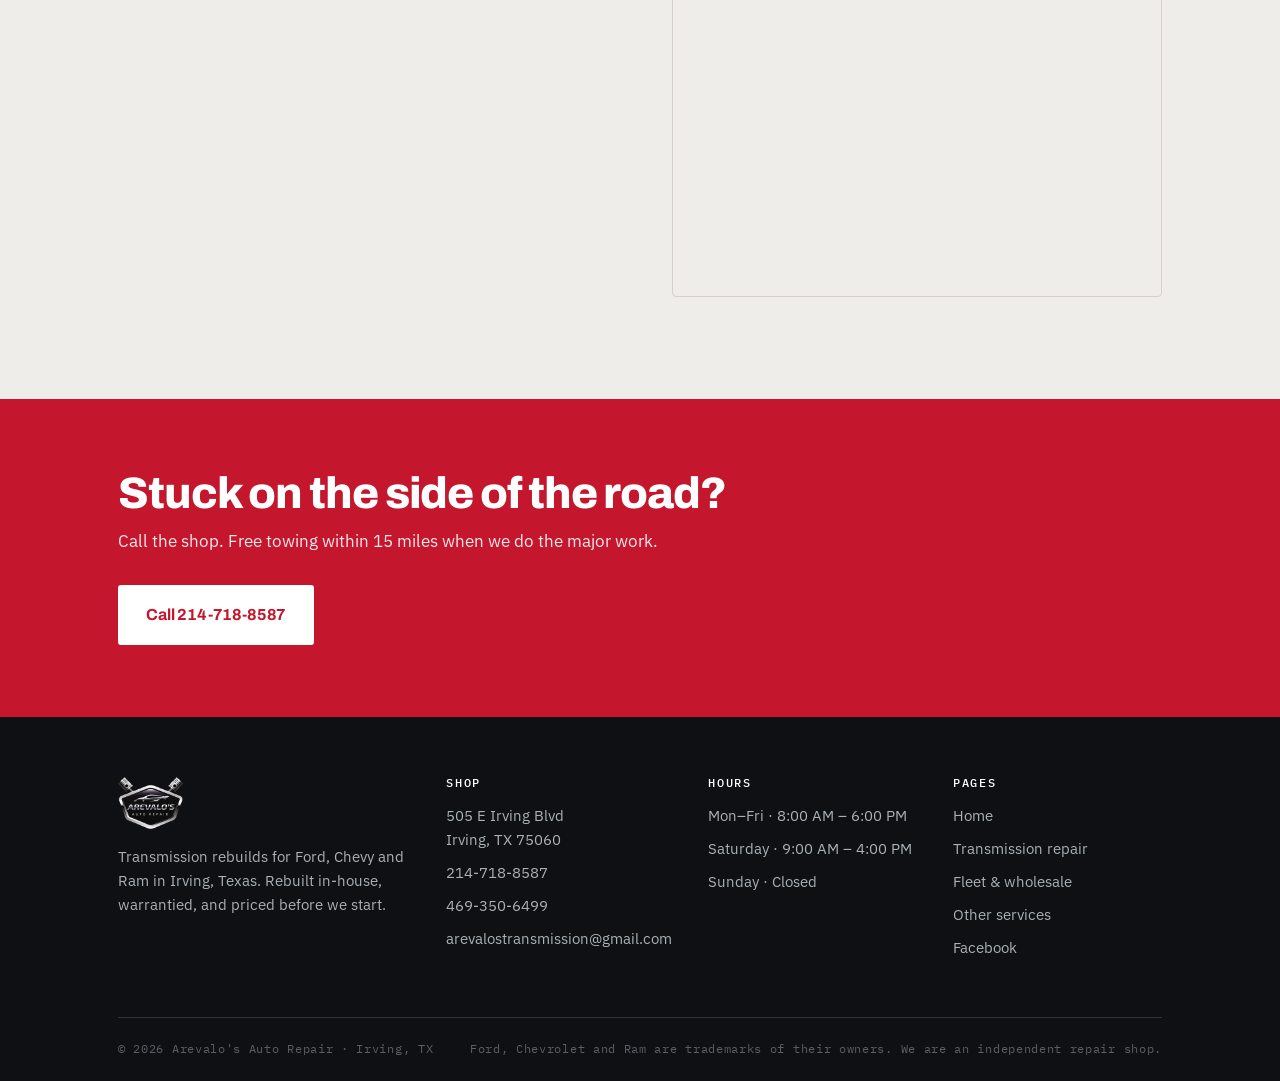
<file: contact.html>
<!DOCTYPE html>
<html lang="en">
<head>
<meta charset="utf-8">
<meta name="viewport" content="width=device-width, initial-scale=1">
<title>Contact &amp; Free Transmission Quote | Arevalo's Auto Repair, Irving TX</title>
<meta name="description" content="Call 214-718-8587 or send your year, make, model and symptoms for a free transmission quote. 505 E Irving Blvd, Irving, TX 75060. Mon–Fri 8–6, Sat 9–4.">
<link rel="canonical" href="https://arevalostransmissions.com/contact.html">
<link rel="alternate" hreflang="en" href="https://arevalostransmissions.com/contact.html">
<link rel="alternate" hreflang="es" href="https://arevalostransmissions.com/es/contacto.html">
<link rel="alternate" hreflang="x-default" href="https://arevalostransmissions.com/contact.html">
<link rel="icon" href="assets/favicon.png" type="image/png">
<link rel="apple-touch-icon" href="assets/apple-touch-icon.png">
<meta property="og:site_name" content="Arevalo&#39;s Auto Repair">
<meta property="og:type" content="website">
<meta property="og:title" content="Contact &amp; Free Transmission Quote | Arevalo's Auto Repair, Irving TX">
<meta property="og:description" content="Call 214-718-8587 or send your year, make, model and symptoms for a free transmission quote. 505 E Irving Blvd, Irving, TX 75060. Mon–Fri 8–6, Sat 9–4.">
<meta property="og:url" content="https://arevalostransmissions.com/contact.html">
<meta property="og:image" content="https://arevalostransmissions.com/assets/shopexterior.jpg">
<meta property="og:image:width" content="1400">
<meta property="og:image:height" content="1050">
<meta property="og:image:alt" content="The customer waiting area at Arevalo's Auto Repair, 505 E Irving Blvd">
<meta property="og:locale" content="en_US">
<meta property="og:locale:alternate" content="es_US">
<meta name="twitter:card" content="summary_large_image">
<link rel="preconnect" href="https://fonts.googleapis.com">
<link rel="preconnect" href="https://fonts.gstatic.com" crossorigin>
<link href="https://fonts.googleapis.com/css2?family=Archivo:wght@600;700;800;900&family=IBM+Plex+Mono:wght@400;500;600&family=IBM+Plex+Sans:wght@400;500;600&display=swap" rel="stylesheet">
<link rel="stylesheet" href="styles.css">
</head>
<body>
<a class="skiplink" href="#main">Skip to content</a>

<header class="masthead">
  <div class="wrap masthead__bar">
    <a class="masthead__logo" href="index.html">
      <img src="assets/logo-200.png" width="200" height="161" alt="Arevalo's Auto Repair">
      <span class="masthead__name">Arevalo's Auto Repair<span>Transmission Specialists · Irving, TX</span></span>
    </a>
    <button class="navtoggle" aria-expanded="false" aria-controls="nav">MENU</button>
    <nav class="nav" id="nav">
      <a href="index.html">Home</a>
      <a href="transmission-repair.html">Transmissions</a>
      <a href="fleet.html">Fleet &amp; Wholesale</a>
      <a href="services.html">Other Services</a>
      <a href="contact.html" aria-current="page">Contact</a>
      <a class="langswitch" href="es/contacto.html" hreflang="es" lang="es">Español</a>
    </nav>
    <a class="masthead__call" href="tel:+12147188587">214-718-8587</a>
  </div>
</header>

<section id="main" class="pagehead pagehead--photo" style="--bg:url('assets/shopexterior-700.jpg');--bg-lg:url('assets/shopexterior.jpg')">
  <div class="wrap">
    <p class="eyebrow on-dark">Free quote · Free diagnostic</p>
    <h1>Tell us what it's doing</h1>
    <p>Calling is fastest — we can usually give you a ballpark on the phone. If it's after hours, send the form below with your year, make, model and symptoms and we'll get back to you.</p>
    <div class="btn-row">
      <a class="btn btn--call" href="tel:+12147188587">Call 214-718-8587</a>
      <a class="btn btn--ghost" href="https://www.google.com/maps?q=505+E+Irving+Blvd,+Irving,+TX+75060">Get directions</a>
    </div>
  </div>
</section>

<section class="section">
  <div class="wrap">
    <div class="split">
      <div>
        <p class="eyebrow">Request a quote</p>
        <h2 style="font-size:clamp(28px,3.6vw,42px)">Send us the details</h2>
        <p class="lede" style="margin-top:16px;margin-bottom:26px">The more you tell us, the closer the estimate. If it can't be driven, say so — towing is free within 15 miles when we do the major work.</p>

        <form class="form" name="quote" method="POST" action="/thanks.html"
              data-netlify="true" data-netlify-honeypot="_gotcha">
          <input type="hidden" name="form-name" value="quote">
          <!-- honeypot, wired to data-netlify-honeypot above -->
          <p class="hp" aria-hidden="true"><label>Leave this empty<input type="text" name="_gotcha" tabindex="-1" autocomplete="off"></label></p>
          <div class="field">
            <label for="c-name">Name</label>
            <input id="c-name" name="name" type="text" required autocomplete="name">
          </div>
          <div class="field">
            <label for="c-phone">Phone</label>
            <input id="c-phone" name="phone" type="tel" required autocomplete="tel">
          </div>
          <div class="field">
            <label for="c-email">Email</label>
            <input id="c-email" name="email" type="email" autocomplete="email">
          </div>
          <div class="field">
            <label for="c-vehicle">Year, make and model</label>
            <input id="c-vehicle" name="vehicle" type="text" placeholder="2015 Ford F-150 5.0" required>
          </div>
          <div class="field">
            <label for="c-drivable">Can it be driven?</label>
            <select id="c-drivable" name="drivable">
              <option>Yes, it drives</option>
              <option>Barely / not safe to drive</option>
              <option>No, it won't move</option>
            </select>
          </div>
          <div class="field">
            <label for="c-symptoms">What's it doing?</label>
            <textarea id="c-symptoms" name="symptoms" placeholder="Slips going into 3rd, check engine light on, started about two weeks ago" required></textarea>
          </div>
          <button class="btn btn--call" type="submit">Send request</button>
        </form>
      </div>

      <div>
        <ul class="infolist">
          <li><strong>Phone</strong><a href="tel:+12147188587" style="font-size:22px;font-family:var(--display);font-weight:800">214-718-8587</a><br><a href="tel:+14693506499" style="font-size:22px;font-family:var(--display);font-weight:800">469-350-6499</a></li>
          <li><strong>Email</strong><a href="mailto:arevalostransmission@gmail.com">arevalostransmission@gmail.com</a></li>
          <li><strong>Address</strong>505 E Irving Blvd<br>Irving, TX 75060</li>
          <li><strong>Hours</strong>Monday–Friday · 8:00 AM – 6:00 PM<br>Saturday · 9:00 AM – 4:00 PM<br>Sunday · Closed</li>
          <li><strong>Serving</strong>Irving, Las Colinas, Dallas, Grand Prairie, Farmers Branch, Coppell, Arlington and the surrounding metro</li>
        </ul>
        <figure class="shot shot--wide shot--top" style="margin-top:24px">
          <img src="assets/shop-5.jpg" srcset="assets/shop-5-700.jpg 700w, assets/shop-5.jpg 1400w" sizes="(min-width: 1140px) 560px, (min-width: 760px) 50vw, 100vw" width="1400" height="1866" alt="Customer waiting area at Arevalo's Transmission, 505 E Irving Blvd" loading="lazy">
          <figcaption>What it looks like when you walk in</figcaption>
        </figure>
        <div class="map" style="margin-top:24px">
          <iframe title="Map to Arevalo's Auto Repair, 505 E Irving Blvd, Irving, TX 75060"
            src="https://www.google.com/maps?q=505+E+Irving+Blvd,+Irving,+TX+75060&output=embed"
            loading="lazy" referrerpolicy="no-referrer-when-downgrade"></iframe>
        </div>
      </div>
    </div>
  </div>
</section>

<section class="band">
  <div class="wrap">
    <h2>Stuck on the side of the road?</h2>
    <p>Call the shop. Free towing within 15 miles when we do the major work.</p>
    <div class="btn-row">
      <a class="btn btn--call" href="tel:+12147188587">Call 214-718-8587</a>
    </div>
  </div>
</section>

<footer class="foot">
  <div class="wrap">
    <div class="foot__grid">
      <div>
        <img src="assets/logo-200.png" width="200" height="161" alt="Arevalo's Auto Repair">
        <p>Transmission rebuilds for Ford, Chevy and Ram in Irving, Texas. Rebuilt in-house, warrantied, and priced before we start.</p>
      </div>
      <div>
        <h4>Shop</h4>
        <ul>
          <li>505 E Irving Blvd<br>Irving, TX 75060</li>
          <li><a href="tel:+12147188587">214-718-8587</a></li>
          <li><a href="tel:+14693506499">469-350-6499</a></li>
          <li><a href="mailto:arevalostransmission@gmail.com">arevalostransmission@gmail.com</a></li>
        </ul>
      </div>
      <div>
        <h4>Hours</h4>
        <ul>
          <li>Mon–Fri · 8:00 AM – 6:00 PM</li>
          <li>Saturday · 9:00 AM – 4:00 PM</li>
          <li>Sunday · Closed</li>
        </ul>
      </div>
      <div>
        <h4>Pages</h4>
        <ul>
          <li><a href="index.html">Home</a></li>
          <li><a href="transmission-repair.html">Transmission repair</a></li>
          <li><a href="fleet.html">Fleet &amp; wholesale</a></li>
          <li><a href="services.html">Other services</a></li>
          <li><a href="https://www.facebook.com/arevalos.autorepair.3/" rel="noopener">Facebook</a></li>
        </ul>
      </div>
    </div>
    <div class="foot__legal">
      <span>© 2026 Arevalo's Auto Repair · Irving, TX</span>
      <span>Ford, Chevrolet and Ram are trademarks of their owners. We are an independent repair shop.</span>
    </div>
  </div>
</footer>

<div class="callbar">
  <a class="is-primary" href="tel:+12147188587">Call the shop</a>
  <a href="https://www.google.com/maps?q=505+E+Irving+Blvd,+Irving,+TX+75060">Directions</a>
</div>

<script src="site.js"></script>
</body>
</html>
</file>
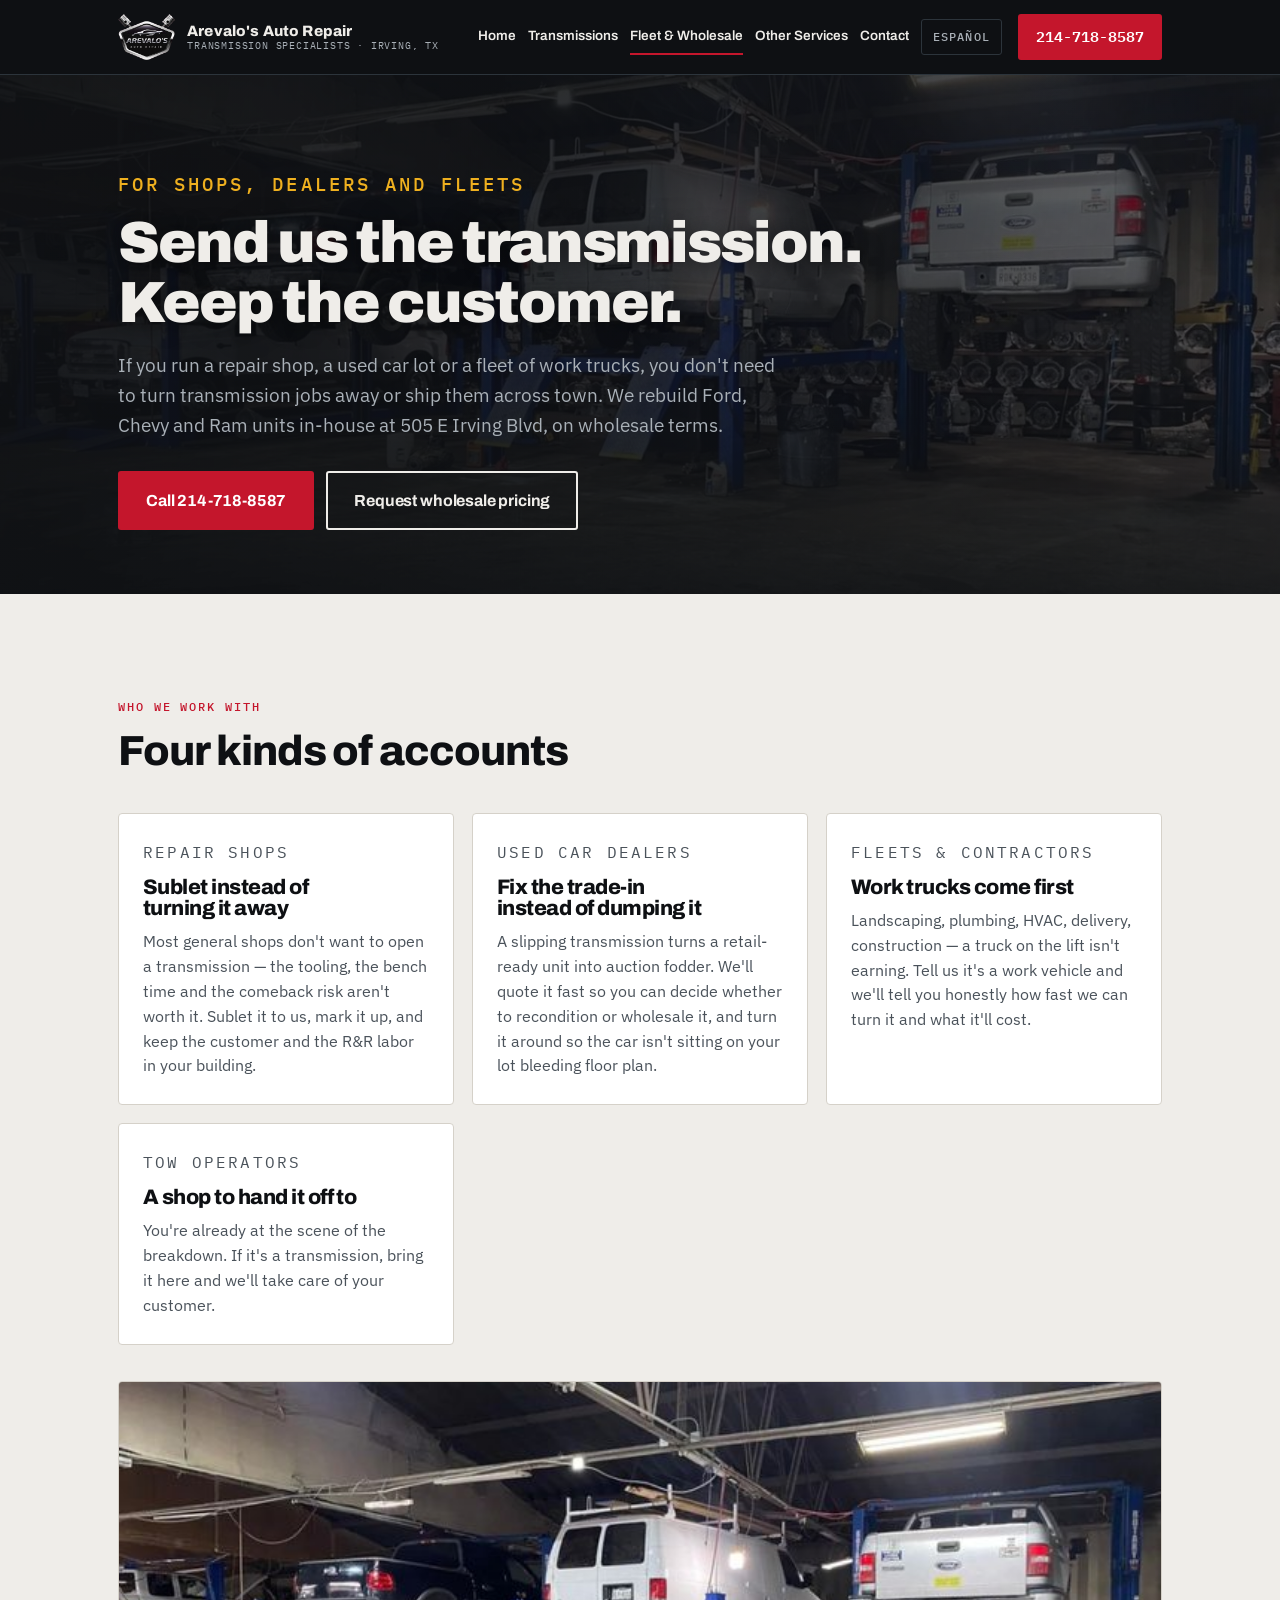
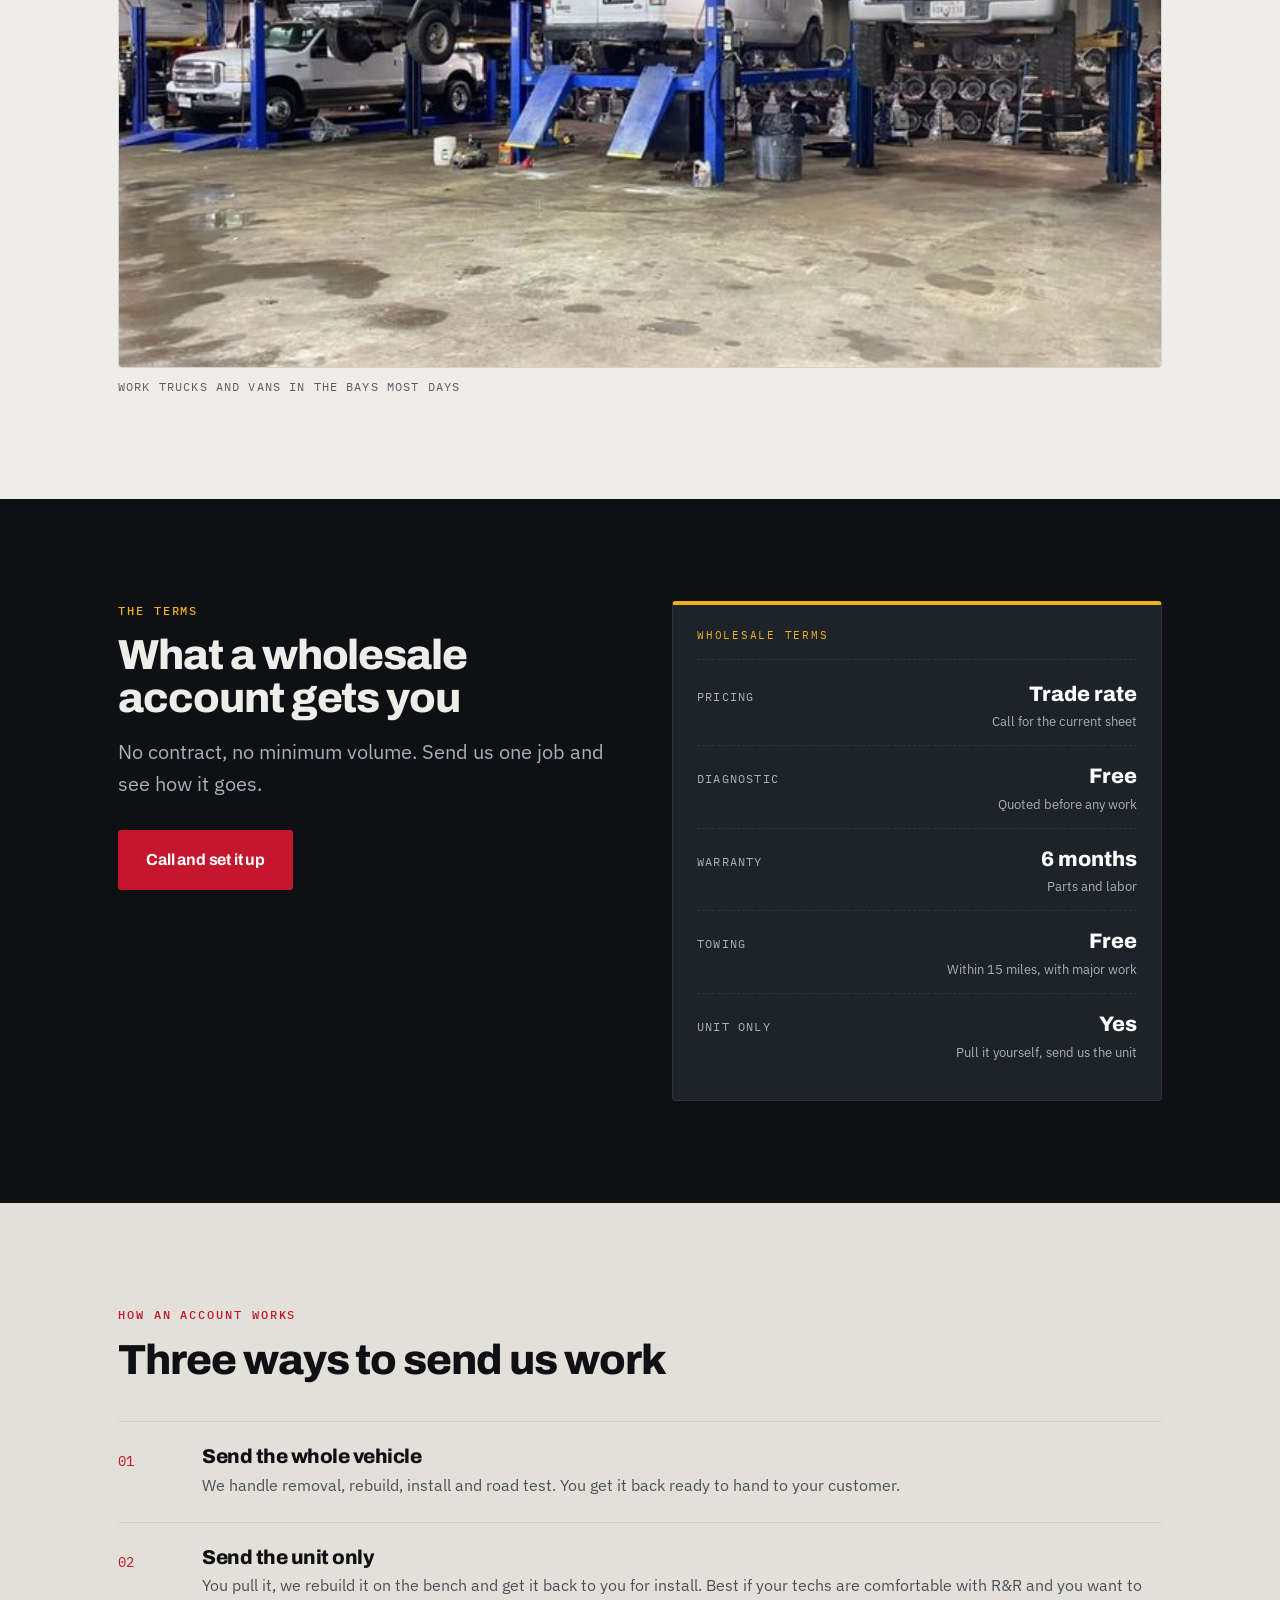
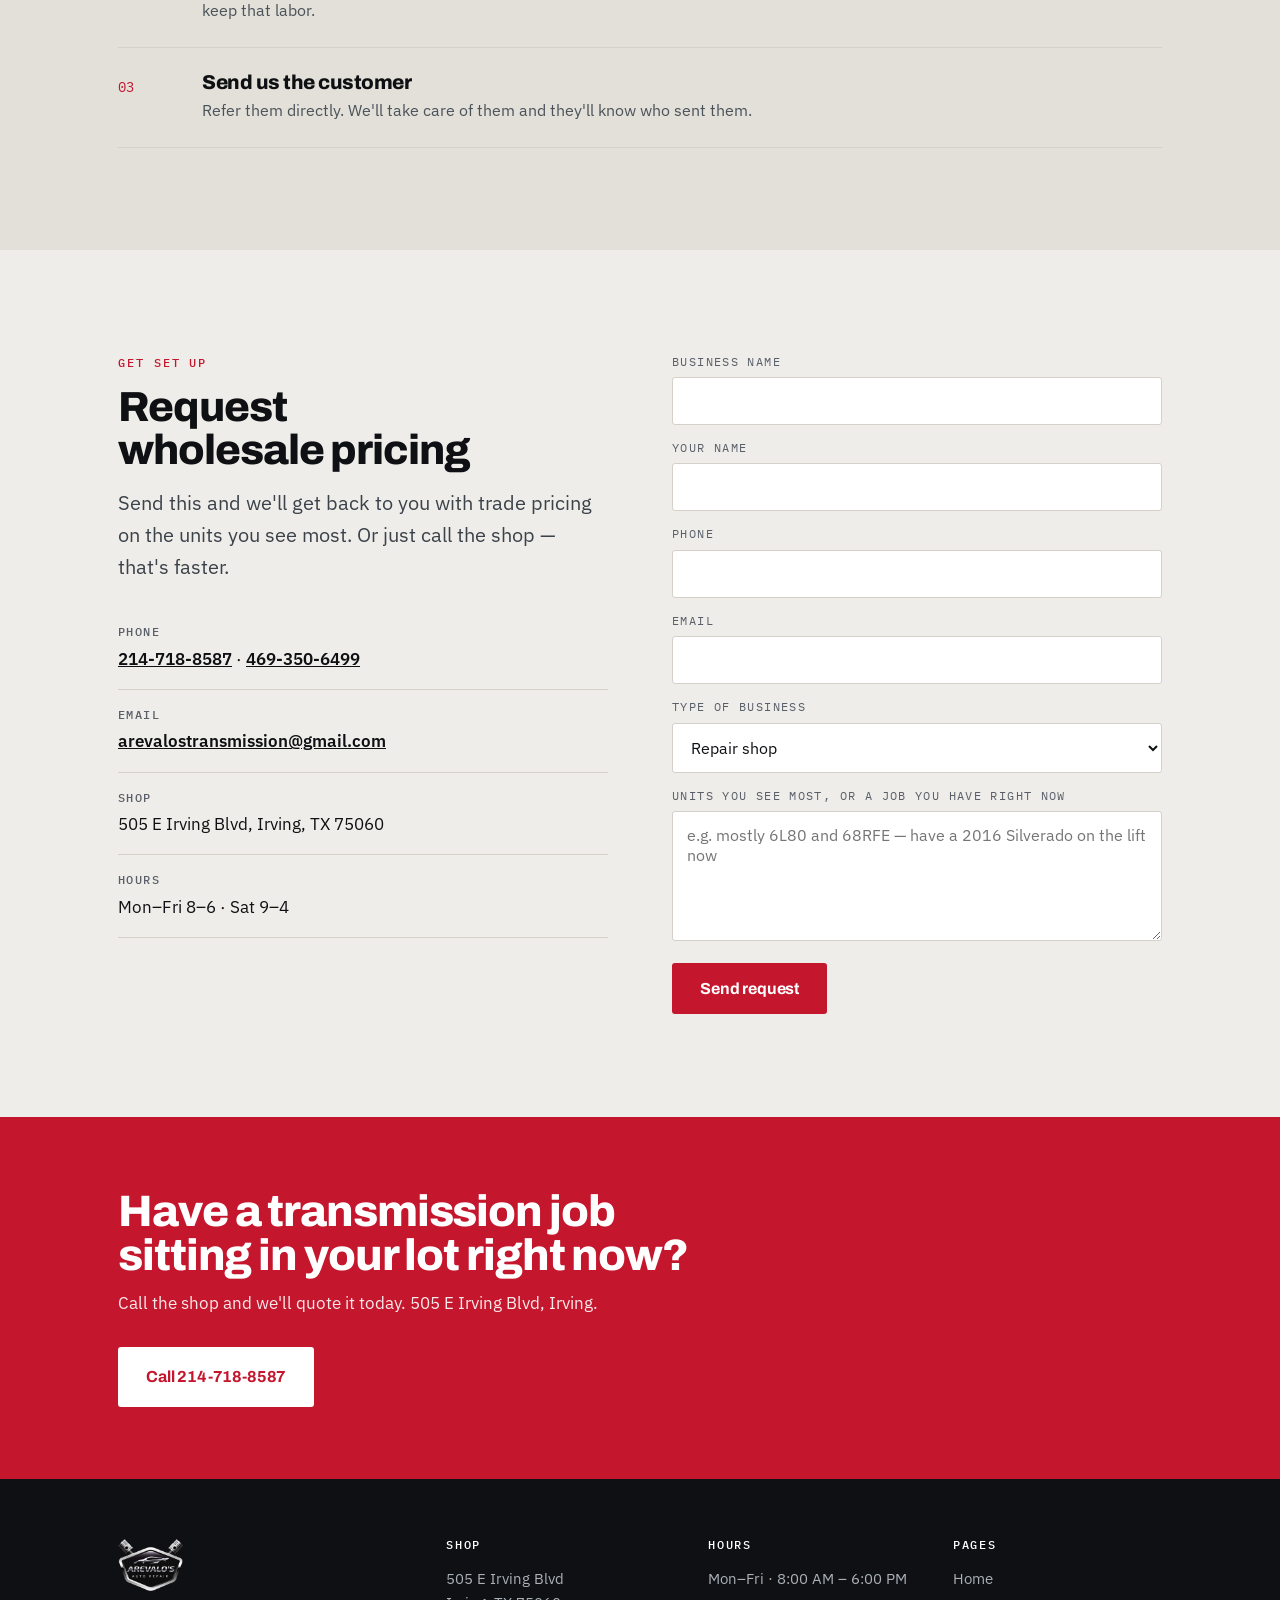
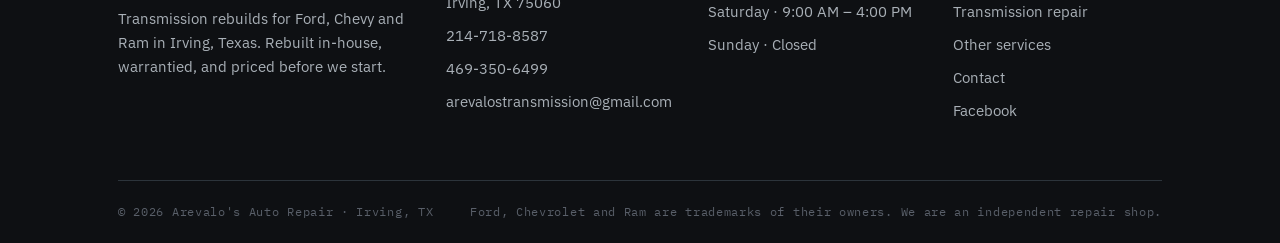
<file: fleet.html>
<!DOCTYPE html>
<html lang="en">
<head>
<meta charset="utf-8">
<meta name="viewport" content="width=device-width, initial-scale=1">
<title>Fleet &amp; Wholesale Transmission Work | Arevalo's Auto Repair, Irving TX</title>
<meta name="description" content="Wholesale transmission rebuilds for repair shops, used car dealers and fleets in Irving and Dallas. Sublet pricing, priority turnaround on work trucks, free towing within 15 miles. Call 214-718-8587.">
<link rel="canonical" href="https://arevalostransmissions.com/fleet.html">
<link rel="alternate" hreflang="en" href="https://arevalostransmissions.com/fleet.html">
<link rel="alternate" hreflang="es" href="https://arevalostransmissions.com/es/flotas-y-mayoreo.html">
<link rel="alternate" hreflang="x-default" href="https://arevalostransmissions.com/fleet.html">
<link rel="icon" href="assets/favicon.png" type="image/png">
<link rel="apple-touch-icon" href="assets/apple-touch-icon.png">
<meta property="og:site_name" content="Arevalo&#39;s Auto Repair">
<meta property="og:type" content="website">
<meta property="og:title" content="Fleet &amp; Wholesale Transmission Work | Arevalo's Auto Repair, Irving TX">
<meta property="og:description" content="Wholesale transmission rebuilds for repair shops, used car dealers and fleets in Irving and Dallas. Sublet pricing, priority turnaround on work trucks, free towing within 15 miles. Call 214-718-8587.">
<meta property="og:url" content="https://arevalostransmissions.com/fleet.html">
<meta property="og:image" content="https://arevalostransmissions.com/assets/shop-1.jpg">
<meta property="og:image:width" content="1400">
<meta property="og:image:height" content="1050">
<meta property="og:image:alt" content="Work trucks and vans on the lifts at Arevalo's Auto Repair in Irving, Texas">
<meta property="og:locale" content="en_US">
<meta property="og:locale:alternate" content="es_US">
<meta name="twitter:card" content="summary_large_image">
<link rel="preconnect" href="https://fonts.googleapis.com">
<link rel="preconnect" href="https://fonts.gstatic.com" crossorigin>
<link href="https://fonts.googleapis.com/css2?family=Archivo:wght@600;700;800;900&family=IBM+Plex+Mono:wght@400;500;600&family=IBM+Plex+Sans:wght@400;500;600&display=swap" rel="stylesheet">
<link rel="stylesheet" href="styles.css">
</head>
<body>
<a class="skiplink" href="#main">Skip to content</a>

<header class="masthead">
  <div class="wrap masthead__bar">
    <a class="masthead__logo" href="index.html">
      <img src="assets/logo-200.png" width="200" height="161" alt="Arevalo's Auto Repair">
      <span class="masthead__name">Arevalo's Auto Repair<span>Transmission Specialists · Irving, TX</span></span>
    </a>
    <button class="navtoggle" aria-expanded="false" aria-controls="nav">MENU</button>
    <nav class="nav" id="nav">
      <a href="index.html">Home</a>
      <a href="transmission-repair.html">Transmissions</a>
      <a href="fleet.html" aria-current="page">Fleet &amp; Wholesale</a>
      <a href="services.html">Other Services</a>
      <a href="contact.html">Contact</a>
      <a class="langswitch" href="es/flotas-y-mayoreo.html" hreflang="es" lang="es">Español</a>
    </nav>
    <a class="masthead__call" href="tel:+12147188587">214-718-8587</a>
  </div>
</header>

<section id="main" class="pagehead pagehead--photo" style="--bg:url('assets/shop-1-700.jpg');--bg-lg:url('assets/shop-1.jpg')">
  <div class="wrap">
    <p class="eyebrow on-dark">For shops, dealers and fleets</p>
    <h1>Send us the transmission. Keep the customer.</h1>
    <p>If you run a repair shop, a used car lot or a fleet of work trucks, you don't need to turn transmission jobs away or ship them across town. We rebuild Ford, Chevy and Ram units in-house at 505 E Irving Blvd, on wholesale terms.</p>
    <div class="btn-row">
      <a class="btn btn--call" href="tel:+12147188587">Call 214-718-8587</a>
      <a class="btn btn--ghost" href="#wholesale-form">Request wholesale pricing</a>
    </div>
  </div>
</section>

<section class="section">
  <div class="wrap">
    <p class="eyebrow">Who we work with</p>
    <h2 style="font-size:clamp(28px,3.6vw,42px)">Four kinds of accounts</h2>
    <div class="cards">
      <div class="card">
        <p class="card__tag">Repair shops</p>
        <h3>Sublet instead of turning it away</h3>
        <p>Most general shops don't want to open a transmission — the tooling, the bench time and the comeback risk aren't worth it. Sublet it to us, mark it up, and keep the customer and the R&amp;R labor in your building.</p>
      </div>
      <div class="card">
        <p class="card__tag">Used car dealers</p>
        <h3>Fix the trade-in instead of dumping it</h3>
        <p>A slipping transmission turns a retail-ready unit into auction fodder. We'll quote it fast so you can decide whether to recondition or wholesale it, and turn it around so the car isn't sitting on your lot bleeding floor plan.</p>
      </div>
      <div class="card">
        <p class="card__tag">Fleets &amp; contractors</p>
        <h3>Work trucks come first</h3>
        <p>Landscaping, plumbing, HVAC, delivery, construction — a truck on the lift isn't earning. Tell us it's a work vehicle and we'll tell you honestly how fast we can turn it and what it'll cost.</p>
      </div>
      <div class="card">
        <p class="card__tag">Tow operators</p>
        <h3>A shop to hand it off to</h3>
        <p>You're already at the scene of the breakdown. If it's a transmission, bring it here and we'll take care of your customer.</p>
      </div>
    </div>

    <figure class="shot shot--wide" style="margin-top:36px">
      <img src="assets/shop-1.jpg" srcset="assets/shop-1-700.jpg 700w, assets/shop-1.jpg 1400w" sizes="(min-width: 1140px) 560px, (min-width: 760px) 50vw, 100vw" width="1400" height="1050" alt="Work vans and trucks on the lifts at Arevalo's Auto Repair in Irving, Texas" loading="lazy">
      <figcaption>Work trucks and vans in the bays most days</figcaption>
    </figure>
  </div>
</section>

<section class="section section--dark">
  <div class="wrap">
    <div class="split">
      <div>
        <p class="eyebrow on-dark">The terms</p>
        <h2 style="font-size:clamp(28px,3.6vw,42px)">What a wholesale account gets you</h2>
        <p class="lede" style="margin-top:16px">No contract, no minimum volume. Send us one job and see how it goes.</p>
        <div class="btn-row">
          <a class="btn btn--call" href="tel:+12147188587">Call and set it up</a>
        </div>
      </div>
      <div class="ticket">
        <p class="ticket__head">Wholesale terms</p>
        <div class="ticket__row"><span class="ticket__k">Pricing</span><span class="ticket__v">Trade rate<small>Call for the current sheet</small></span></div>
        <div class="ticket__row"><span class="ticket__k">Diagnostic</span><span class="ticket__v">Free<small>Quoted before any work</small></span></div>
        <div class="ticket__row"><span class="ticket__k">Warranty</span><span class="ticket__v">6 months<small>Parts and labor</small></span></div>
        <div class="ticket__row"><span class="ticket__k">Towing</span><span class="ticket__v">Free<small>Within 15 miles, with major work</small></span></div>
        <div class="ticket__row"><span class="ticket__k">Unit only</span><span class="ticket__v">Yes<small>Pull it yourself, send us the unit</small></span></div>
      </div>
    </div>
  </div>
</section>

<section class="section section--tint">
  <div class="wrap">
    <p class="eyebrow">How an account works</p>
    <h2 style="font-size:clamp(28px,3.6vw,42px)">Three ways to send us work</h2>
    <div class="steps">
      <div class="step"><div><h3>Send the whole vehicle</h3><p>We handle removal, rebuild, install and road test. You get it back ready to hand to your customer.</p></div></div>
      <div class="step"><div><h3>Send the unit only</h3><p>You pull it, we rebuild it on the bench and get it back to you for install. Best if your techs are comfortable with R&amp;R and you want to keep that labor.</p></div></div>
      <div class="step"><div><h3>Send us the customer</h3><p>Refer them directly. We'll take care of them and they'll know who sent them.</p></div></div>
    </div>
  </div>
</section>

<section class="section" id="wholesale-form">
  <div class="wrap">
    <div class="split">
      <div>
        <p class="eyebrow">Get set up</p>
        <h2 style="font-size:clamp(28px,3.6vw,42px)">Request wholesale pricing</h2>
        <p class="lede" style="margin-top:16px">Send this and we'll get back to you with trade pricing on the units you see most. Or just call the shop — that's faster.</p>
        <ul class="infolist" style="margin-top:24px">
          <li><strong>Phone</strong><a href="tel:+12147188587">214-718-8587</a> · <a href="tel:+14693506499">469-350-6499</a></li>
          <li><strong>Email</strong><a href="mailto:arevalostransmission@gmail.com">arevalostransmission@gmail.com</a></li>
          <li><strong>Shop</strong>505 E Irving Blvd, Irving, TX 75060</li>
          <li><strong>Hours</strong>Mon–Fri 8–6 · Sat 9–4</li>
        </ul>
      </div>

      <form class="form" name="fleet" method="POST" action="/thanks.html"
              data-netlify="true" data-netlify-honeypot="_gotcha">
          <input type="hidden" name="form-name" value="fleet">
          <!-- honeypot, wired to data-netlify-honeypot above -->
          <p class="hp" aria-hidden="true"><label>Leave this empty<input type="text" name="_gotcha" tabindex="-1" autocomplete="off"></label></p>
        <div class="field">
          <label for="w-biz">Business name</label>
          <input id="w-biz" name="business" type="text" required autocomplete="organization">
        </div>
        <div class="field">
          <label for="w-name">Your name</label>
          <input id="w-name" name="name" type="text" required autocomplete="name">
        </div>
        <div class="field">
          <label for="w-phone">Phone</label>
          <input id="w-phone" name="phone" type="tel" required autocomplete="tel">
        </div>
        <div class="field">
          <label for="w-email">Email</label>
          <input id="w-email" name="email" type="email" required autocomplete="email">
        </div>
        <div class="field">
          <label for="w-type">Type of business</label>
          <select id="w-type" name="business_type">
            <option>Repair shop</option>
            <option>Used car dealer</option>
            <option>Fleet / contractor</option>
            <option>Tow operator</option>
            <option>Other</option>
          </select>
        </div>
        <div class="field">
          <label for="w-note">Units you see most, or a job you have right now</label>
          <textarea id="w-note" name="message" placeholder="e.g. mostly 6L80 and 68RFE — have a 2016 Silverado on the lift now"></textarea>
        </div>
        <button class="btn btn--call" type="submit">Send request</button>
      </form>
    </div>
  </div>
</section>

<section class="band">
  <div class="wrap">
    <h2>Have a transmission job sitting in your lot right now?</h2>
    <p>Call the shop and we'll quote it today. 505 E Irving Blvd, Irving.</p>
    <div class="btn-row">
      <a class="btn btn--call" href="tel:+12147188587">Call 214-718-8587</a>
    </div>
  </div>
</section>

<footer class="foot">
  <div class="wrap">
    <div class="foot__grid">
      <div>
        <img src="assets/logo-200.png" width="200" height="161" alt="Arevalo's Auto Repair">
        <p>Transmission rebuilds for Ford, Chevy and Ram in Irving, Texas. Rebuilt in-house, warrantied, and priced before we start.</p>
      </div>
      <div>
        <h4>Shop</h4>
        <ul>
          <li>505 E Irving Blvd<br>Irving, TX 75060</li>
          <li><a href="tel:+12147188587">214-718-8587</a></li>
          <li><a href="tel:+14693506499">469-350-6499</a></li>
          <li><a href="mailto:arevalostransmission@gmail.com">arevalostransmission@gmail.com</a></li>
        </ul>
      </div>
      <div>
        <h4>Hours</h4>
        <ul>
          <li>Mon–Fri · 8:00 AM – 6:00 PM</li>
          <li>Saturday · 9:00 AM – 4:00 PM</li>
          <li>Sunday · Closed</li>
        </ul>
      </div>
      <div>
        <h4>Pages</h4>
        <ul>
          <li><a href="index.html">Home</a></li>
          <li><a href="transmission-repair.html">Transmission repair</a></li>
          <li><a href="services.html">Other services</a></li>
          <li><a href="contact.html">Contact</a></li>
          <li><a href="https://www.facebook.com/arevalos.autorepair.3/" rel="noopener">Facebook</a></li>
        </ul>
      </div>
    </div>
    <div class="foot__legal">
      <span>© 2026 Arevalo's Auto Repair · Irving, TX</span>
      <span>Ford, Chevrolet and Ram are trademarks of their owners. We are an independent repair shop.</span>
    </div>
  </div>
</footer>

<div class="callbar">
  <a class="is-primary" href="tel:+12147188587">Call the shop</a>
  <a href="https://www.google.com/maps?q=505+E+Irving+Blvd,+Irving,+TX+75060">Directions</a>
</div>

<script src="site.js"></script>
</body>
</html>
</file>
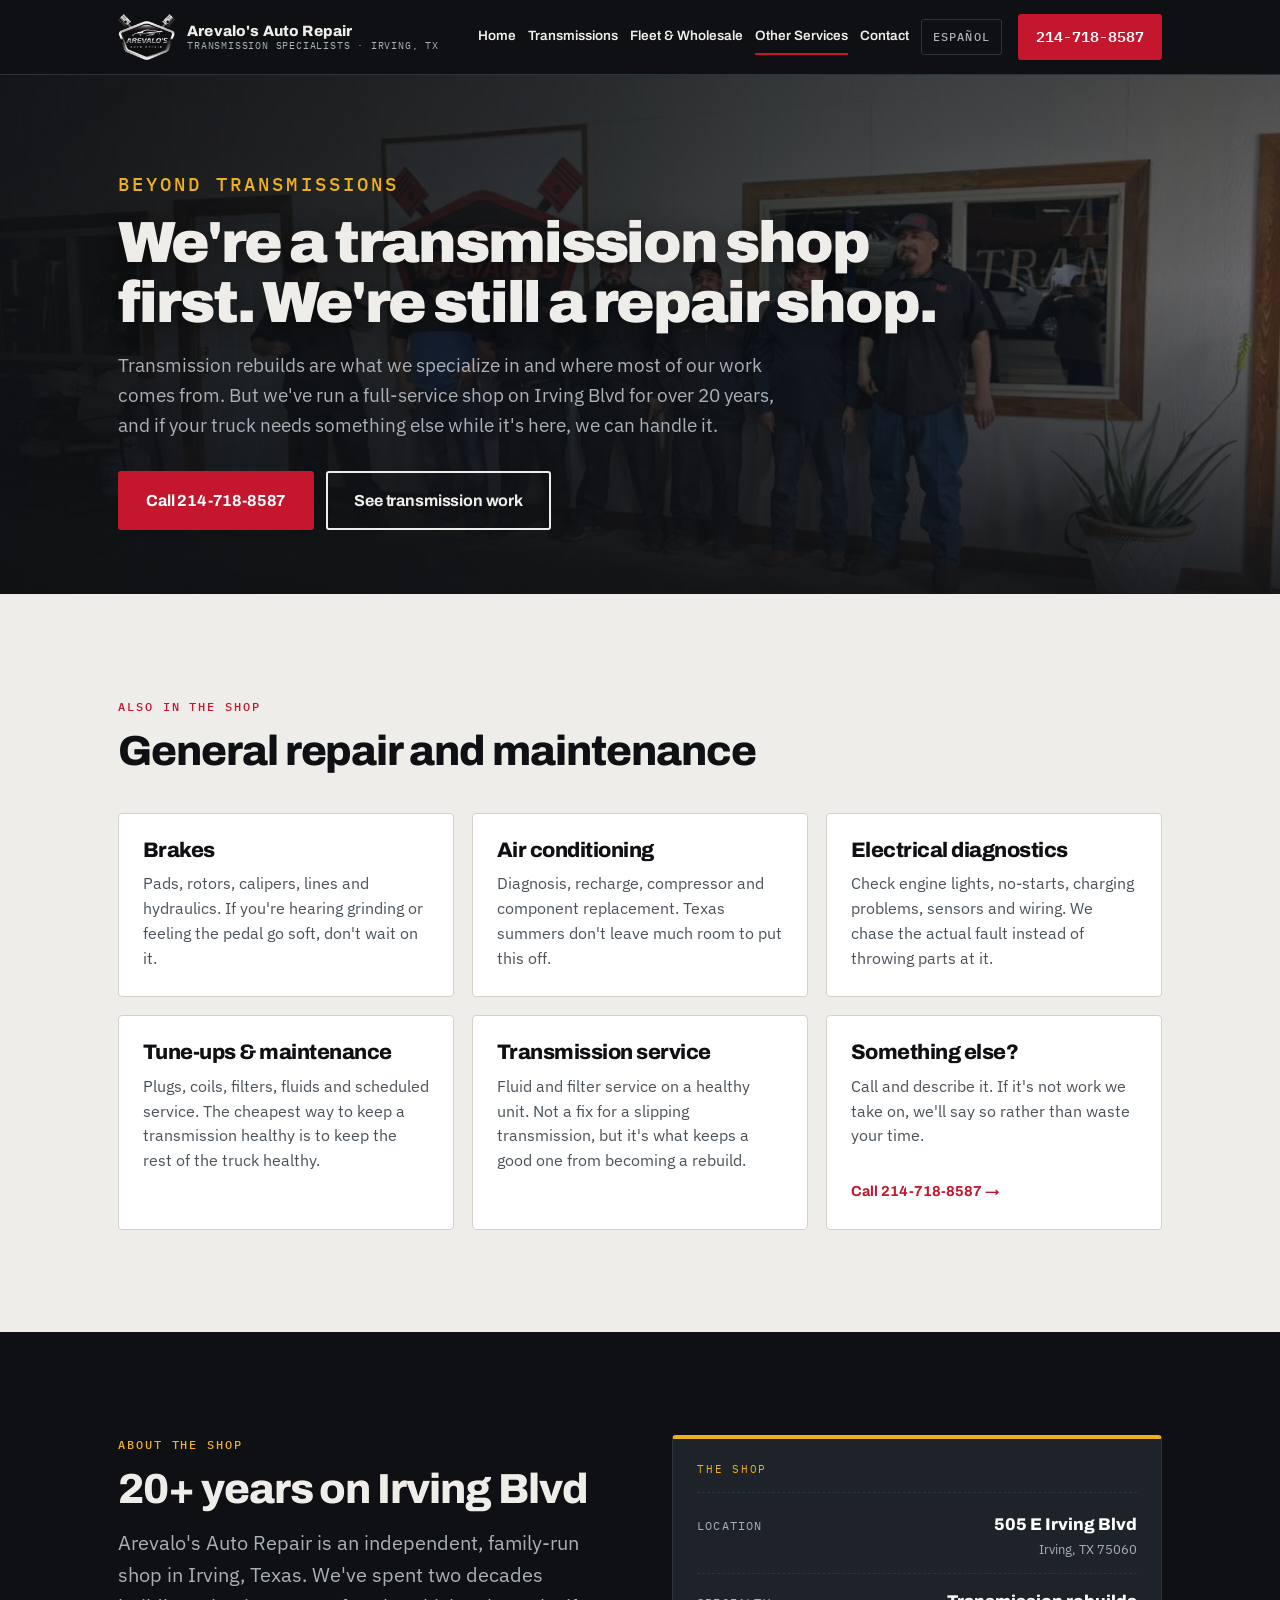
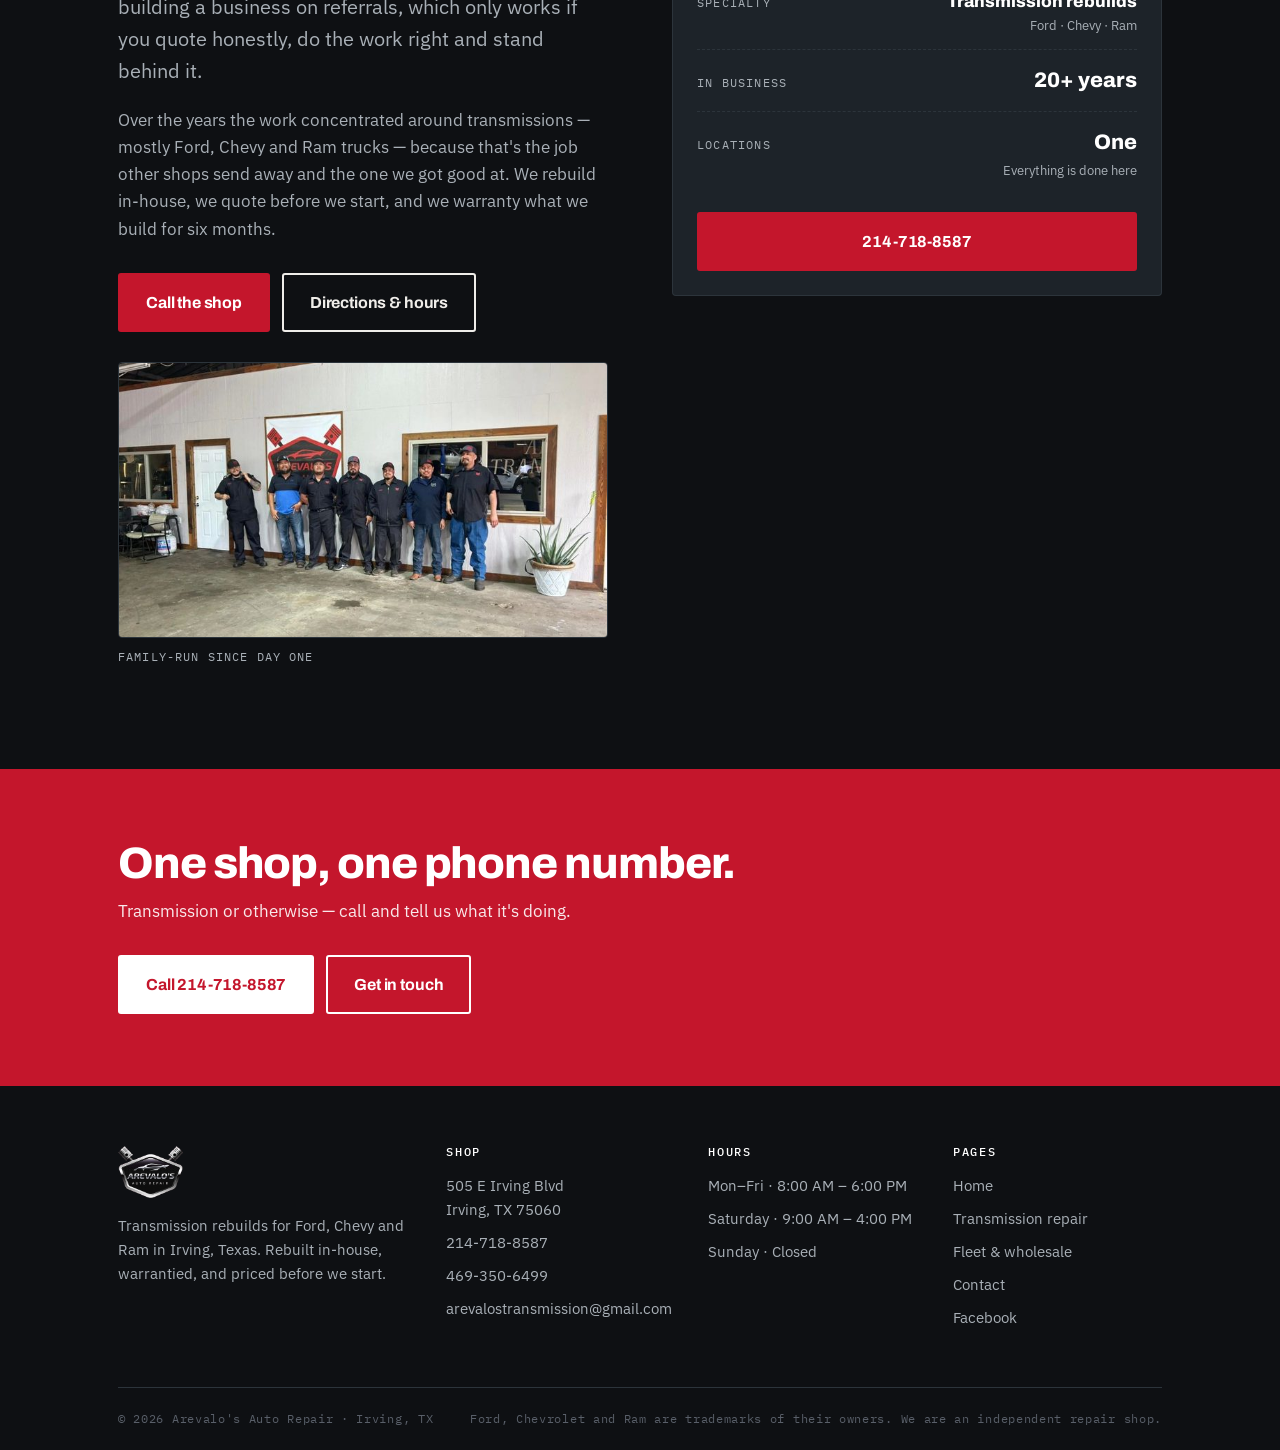
<file: services.html>
<!DOCTYPE html>
<html lang="en">
<head>
<meta charset="utf-8">
<meta name="viewport" content="width=device-width, initial-scale=1">
<title>Other Auto Repair Services in Irving, TX | Arevalo's Auto Repair</title>
<meta name="description" content="Beyond transmissions: brakes, air conditioning, electrical diagnostics, tune-ups and general repair in Irving, TX. Same shop, same 20+ years. Call 214-718-8587.">
<link rel="canonical" href="https://arevalostransmissions.com/services.html">
<link rel="alternate" hreflang="en" href="https://arevalostransmissions.com/services.html">
<link rel="alternate" hreflang="es" href="https://arevalostransmissions.com/es/otros-servicios.html">
<link rel="alternate" hreflang="x-default" href="https://arevalostransmissions.com/services.html">
<link rel="icon" href="assets/favicon.png" type="image/png">
<link rel="apple-touch-icon" href="assets/apple-touch-icon.png">
<meta property="og:site_name" content="Arevalo&#39;s Auto Repair">
<meta property="og:type" content="website">
<meta property="og:title" content="Other Auto Repair Services in Irving, TX | Arevalo's Auto Repair">
<meta property="og:description" content="Beyond transmissions: brakes, air conditioning, electrical diagnostics, tune-ups and general repair in Irving, TX. Same shop, same 20+ years. Call 214-718-8587.">
<meta property="og:url" content="https://arevalostransmissions.com/services.html">
<meta property="og:image" content="https://arevalostransmissions.com/assets/shop-4.jpg">
<meta property="og:image:width" content="1400">
<meta property="og:image:height" content="1050">
<meta property="og:image:alt" content="The Arevalo's Auto Repair crew in the shop in Irving, Texas">
<meta property="og:locale" content="en_US">
<meta property="og:locale:alternate" content="es_US">
<meta name="twitter:card" content="summary_large_image">
<link rel="preconnect" href="https://fonts.googleapis.com">
<link rel="preconnect" href="https://fonts.gstatic.com" crossorigin>
<link href="https://fonts.googleapis.com/css2?family=Archivo:wght@600;700;800;900&family=IBM+Plex+Mono:wght@400;500;600&family=IBM+Plex+Sans:wght@400;500;600&display=swap" rel="stylesheet">
<link rel="stylesheet" href="styles.css">
</head>
<body>
<a class="skiplink" href="#main">Skip to content</a>

<header class="masthead">
  <div class="wrap masthead__bar">
    <a class="masthead__logo" href="index.html">
      <img src="assets/logo-200.png" width="200" height="161" alt="Arevalo's Auto Repair">
      <span class="masthead__name">Arevalo's Auto Repair<span>Transmission Specialists · Irving, TX</span></span>
    </a>
    <button class="navtoggle" aria-expanded="false" aria-controls="nav">MENU</button>
    <nav class="nav" id="nav">
      <a href="index.html">Home</a>
      <a href="transmission-repair.html">Transmissions</a>
      <a href="fleet.html">Fleet &amp; Wholesale</a>
      <a href="services.html" aria-current="page">Other Services</a>
      <a href="contact.html">Contact</a>
      <a class="langswitch" href="es/otros-servicios.html" hreflang="es" lang="es">Español</a>
    </nav>
    <a class="masthead__call" href="tel:+12147188587">214-718-8587</a>
  </div>
</header>

<section id="main" class="pagehead pagehead--photo" style="--bg:url('assets/shop-4-700.jpg');--bg-lg:url('assets/shop-4.jpg')">
  <div class="wrap">
    <p class="eyebrow on-dark">Beyond transmissions</p>
    <h1>We're a transmission shop first. We're still a repair shop.</h1>
    <p>Transmission rebuilds are what we specialize in and where most of our work comes from. But we've run a full-service shop on Irving Blvd for over 20 years, and if your truck needs something else while it's here, we can handle it.</p>
    <div class="btn-row">
      <a class="btn btn--call" href="tel:+12147188587">Call 214-718-8587</a>
      <a class="btn btn--ghost" href="transmission-repair.html">See transmission work</a>
    </div>
  </div>
</section>

<section class="section">
  <div class="wrap">
    <p class="eyebrow">Also in the shop</p>
    <h2 style="font-size:clamp(28px,3.6vw,42px)">General repair and maintenance</h2>
    <div class="cards">
      <div class="card">
        <h3>Brakes</h3>
        <p>Pads, rotors, calipers, lines and hydraulics. If you're hearing grinding or feeling the pedal go soft, don't wait on it.</p>
      </div>
      <div class="card">
        <h3>Air conditioning</h3>
        <p>Diagnosis, recharge, compressor and component replacement. Texas summers don't leave much room to put this off.</p>
      </div>
      <div class="card">
        <h3>Electrical diagnostics</h3>
        <p>Check engine lights, no-starts, charging problems, sensors and wiring. We chase the actual fault instead of throwing parts at it.</p>
      </div>
      <div class="card">
        <h3>Tune-ups &amp; maintenance</h3>
        <p>Plugs, coils, filters, fluids and scheduled service. The cheapest way to keep a transmission healthy is to keep the rest of the truck healthy.</p>
      </div>
      <div class="card">
        <h3>Transmission service</h3>
        <p>Fluid and filter service on a healthy unit. Not a fix for a slipping transmission, but it's what keeps a good one from becoming a rebuild.</p>
      </div>
      <div class="card">
        <h3>Something else?</h3>
        <p>Call and describe it. If it's not work we take on, we'll say so rather than waste your time.</p>
        <a class="card__link" href="tel:+12147188587">Call 214-718-8587 →</a>
      </div>
    </div>
  </div>
</section>

<section class="section section--dark">
  <div class="wrap">
    <div class="split">
      <div>
        <p class="eyebrow on-dark">About the shop</p>
        <h2 style="font-size:clamp(28px,3.6vw,42px)">20+ years on Irving Blvd</h2>
        <p class="lede" style="margin-top:16px">Arevalo's Auto Repair is an independent, family-run shop in Irving, Texas. We've spent two decades building a business on referrals, which only works if you quote honestly, do the work right and stand behind it.</p>
        <p style="color:var(--chrome);margin-top:16px">Over the years the work concentrated around transmissions — mostly Ford, Chevy and Ram trucks — because that's the job other shops send away and the one we got good at. We rebuild in-house, we quote before we start, and we warranty what we build for six months.</p>
        <div class="btn-row">
          <a class="btn btn--call" href="tel:+12147188587">Call the shop</a>
          <a class="btn btn--ghost" href="contact.html">Directions &amp; hours</a>
        </div>
        <figure class="shot shot--wide" style="margin-top:30px">
          <img src="assets/shop-4.jpg" srcset="assets/shop-4-700.jpg 700w, assets/shop-4.jpg 1400w" sizes="(min-width: 1140px) 560px, (min-width: 760px) 50vw, 100vw" width="1400" height="1050" alt="The Arevalo's Auto Repair crew at the shop in Irving, Texas" loading="lazy">
          <figcaption>Family-run since day one</figcaption>
        </figure>
      </div>
      <div class="ticket">
        <p class="ticket__head">The shop</p>
        <div class="ticket__row"><span class="ticket__k">Location</span><span class="ticket__v" style="font-size:17px">505 E Irving Blvd<small>Irving, TX 75060</small></span></div>
        <div class="ticket__row"><span class="ticket__k">Specialty</span><span class="ticket__v" style="font-size:17px">Transmission rebuilds<small>Ford · Chevy · Ram</small></span></div>
        <div class="ticket__row"><span class="ticket__k">In business</span><span class="ticket__v">20+ years</span></div>
        <div class="ticket__row"><span class="ticket__k">Locations</span><span class="ticket__v">One<small>Everything is done here</small></span></div>
        <a class="btn btn--call" href="tel:+12147188587">214-718-8587</a>
      </div>
    </div>
  </div>
</section>

<section class="band">
  <div class="wrap">
    <h2>One shop, one phone number.</h2>
    <p>Transmission or otherwise — call and tell us what it's doing.</p>
    <div class="btn-row">
      <a class="btn btn--call" href="tel:+12147188587">Call 214-718-8587</a>
      <a class="btn btn--ghost" href="contact.html">Get in touch</a>
    </div>
  </div>
</section>

<footer class="foot">
  <div class="wrap">
    <div class="foot__grid">
      <div>
        <img src="assets/logo-200.png" width="200" height="161" alt="Arevalo's Auto Repair">
        <p>Transmission rebuilds for Ford, Chevy and Ram in Irving, Texas. Rebuilt in-house, warrantied, and priced before we start.</p>
      </div>
      <div>
        <h4>Shop</h4>
        <ul>
          <li>505 E Irving Blvd<br>Irving, TX 75060</li>
          <li><a href="tel:+12147188587">214-718-8587</a></li>
          <li><a href="tel:+14693506499">469-350-6499</a></li>
          <li><a href="mailto:arevalostransmission@gmail.com">arevalostransmission@gmail.com</a></li>
        </ul>
      </div>
      <div>
        <h4>Hours</h4>
        <ul>
          <li>Mon–Fri · 8:00 AM – 6:00 PM</li>
          <li>Saturday · 9:00 AM – 4:00 PM</li>
          <li>Sunday · Closed</li>
        </ul>
      </div>
      <div>
        <h4>Pages</h4>
        <ul>
          <li><a href="index.html">Home</a></li>
          <li><a href="transmission-repair.html">Transmission repair</a></li>
          <li><a href="fleet.html">Fleet &amp; wholesale</a></li>
          <li><a href="contact.html">Contact</a></li>
          <li><a href="https://www.facebook.com/arevalos.autorepair.3/" rel="noopener">Facebook</a></li>
        </ul>
      </div>
    </div>
    <div class="foot__legal">
      <span>© 2026 Arevalo's Auto Repair · Irving, TX</span>
      <span>Ford, Chevrolet and Ram are trademarks of their owners. We are an independent repair shop.</span>
    </div>
  </div>
</footer>

<div class="callbar">
  <a class="is-primary" href="tel:+12147188587">Call the shop</a>
  <a href="https://www.google.com/maps?q=505+E+Irving+Blvd,+Irving,+TX+75060">Directions</a>
</div>

<script src="site.js"></script>
</body>
</html>
</file>
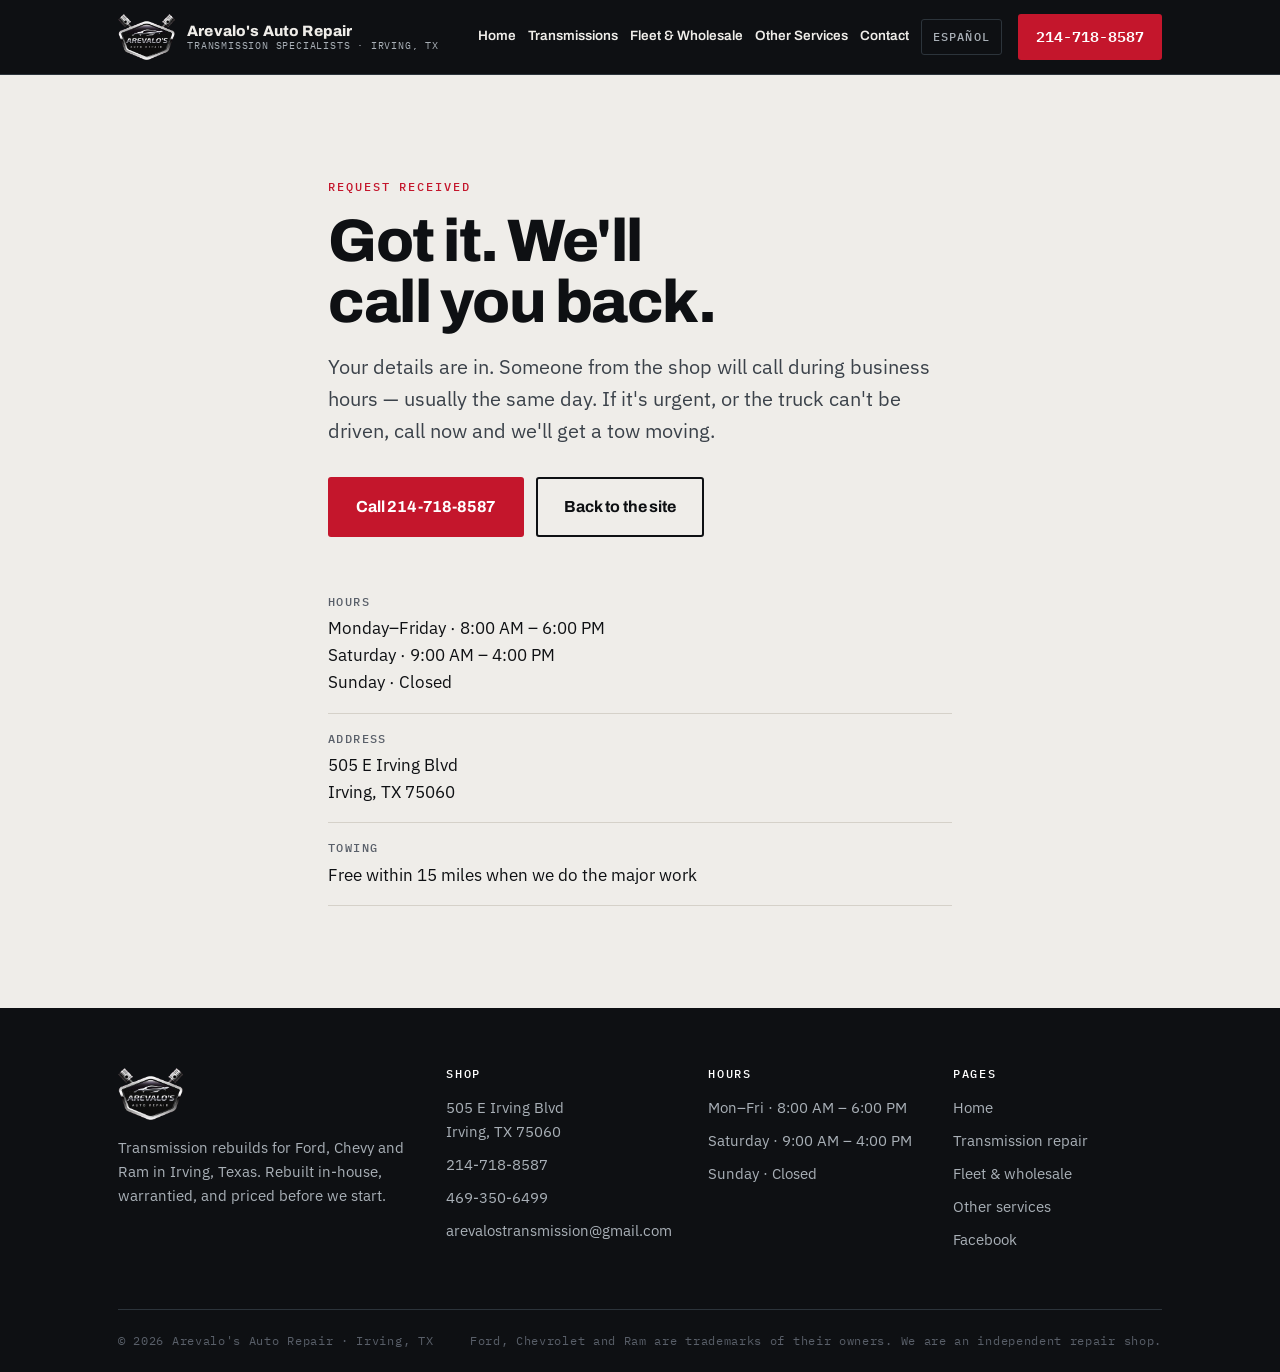
<file: thanks.html>
<!DOCTYPE html>
<html lang="en">
<head>
<meta charset="utf-8">
<meta name="viewport" content="width=device-width, initial-scale=1">
<title>Thanks — We'll Call You Back | Arevalo&#39;s Auto Repair</title>
<meta name="description" content="Your quote request reached Arevalo&#39;s Auto Repair in Irving, TX. We'll call you back during business hours.">
<meta name="robots" content="noindex, follow">
<link rel="icon" href="assets/favicon.png" type="image/png">
<link rel="apple-touch-icon" href="assets/apple-touch-icon.png">
<link rel="preconnect" href="https://fonts.googleapis.com">
<link rel="preconnect" href="https://fonts.gstatic.com" crossorigin>
<link href="https://fonts.googleapis.com/css2?family=Archivo:wght@600;700;800;900&family=IBM+Plex+Mono:wght@400;500;600&family=IBM+Plex+Sans:wght@400;500;600&display=swap" rel="stylesheet">
<link rel="stylesheet" href="styles.css">
</head>
<body>
<a class="skiplink" href="#main">Skip to content</a>

<header class="masthead">
  <div class="wrap masthead__bar">
    <a class="masthead__logo" href="index.html">
      <img src="assets/logo-200.png" width="200" height="161" alt="Arevalo's Auto Repair">
      <span class="masthead__name">Arevalo's Auto Repair<span>Transmission Specialists · Irving, TX</span></span>
    </a>
    <button class="navtoggle" aria-expanded="false" aria-controls="nav">MENU</button>
    <nav class="nav" id="nav">
      <a href="index.html">Home</a>
      <a href="transmission-repair.html">Transmissions</a>
      <a href="fleet.html">Fleet &amp; Wholesale</a>
      <a href="services.html">Other Services</a>
      <a href="contact.html">Contact</a>
      <a class="langswitch" href="es/contacto.html" hreflang="es" lang="es">Español</a>
    </nav>
    <a class="masthead__call" href="tel:+12147188587">214-718-8587</a>
  </div>
</header>

<section id="main" class="section">
  <div class="wrap" style="max-width:720px">
    <p class="eyebrow">Request received</p>
    <h1 style="font-size:clamp(34px,6vw,60px);margin-top:10px">Got it. We'll call you back.</h1>
    <p class="lede" style="margin-top:18px">
      Your details are in. Someone from the shop will call during business hours &mdash;
      usually the same day. If it's urgent, or the truck can't be driven, call now and
      we'll get a tow moving.
    </p>
    <div class="btn-row" style="margin-top:30px">
      <a class="btn btn--call" href="tel:+12147188587">Call 214-718-8587</a>
      <a class="btn btn--ghost" href="/">Back to the site</a>
    </div>
    <ul class="infolist" style="margin-top:40px">
      <li><strong>Hours</strong>Monday&ndash;Friday &middot; 8:00 AM &ndash; 6:00 PM<br>Saturday &middot; 9:00 AM &ndash; 4:00 PM<br>Sunday &middot; Closed</li>
      <li><strong>Address</strong>505 E Irving Blvd<br>Irving, TX 75060</li>
      <li><strong>Towing</strong>Free within 15 miles when we do the major work</li>
    </ul>
  </div>
</section>

<footer class="foot">
  <div class="wrap">
    <div class="foot__grid">
      <div>
        <img src="assets/logo-200.png" width="200" height="161" alt="Arevalo's Auto Repair">
        <p>Transmission rebuilds for Ford, Chevy and Ram in Irving, Texas. Rebuilt in-house, warrantied, and priced before we start.</p>
      </div>
      <div>
        <h4>Shop</h4>
        <ul>
          <li>505 E Irving Blvd<br>Irving, TX 75060</li>
          <li><a href="tel:+12147188587">214-718-8587</a></li>
          <li><a href="tel:+14693506499">469-350-6499</a></li>
          <li><a href="mailto:arevalostransmission@gmail.com">arevalostransmission@gmail.com</a></li>
        </ul>
      </div>
      <div>
        <h4>Hours</h4>
        <ul>
          <li>Mon–Fri · 8:00 AM – 6:00 PM</li>
          <li>Saturday · 9:00 AM – 4:00 PM</li>
          <li>Sunday · Closed</li>
        </ul>
      </div>
      <div>
        <h4>Pages</h4>
        <ul>
          <li><a href="index.html">Home</a></li>
          <li><a href="transmission-repair.html">Transmission repair</a></li>
          <li><a href="fleet.html">Fleet &amp; wholesale</a></li>
          <li><a href="services.html">Other services</a></li>
          <li><a href="https://www.facebook.com/arevalos.autorepair.3/" rel="noopener">Facebook</a></li>
        </ul>
      </div>
    </div>
    <div class="foot__legal">
      <span>© 2026 Arevalo's Auto Repair · Irving, TX</span>
      <span>Ford, Chevrolet and Ram are trademarks of their owners. We are an independent repair shop.</span>
    </div>
  </div>
</footer>

<div class="callbar">
  <a class="is-primary" href="tel:+12147188587">Call the shop</a>
  <a href="https://www.google.com/maps?q=505+E+Irving+Blvd,+Irving,+TX+75060">Directions</a>
</div>

<script src="site.js"></script>
</body>
</html>
</file>
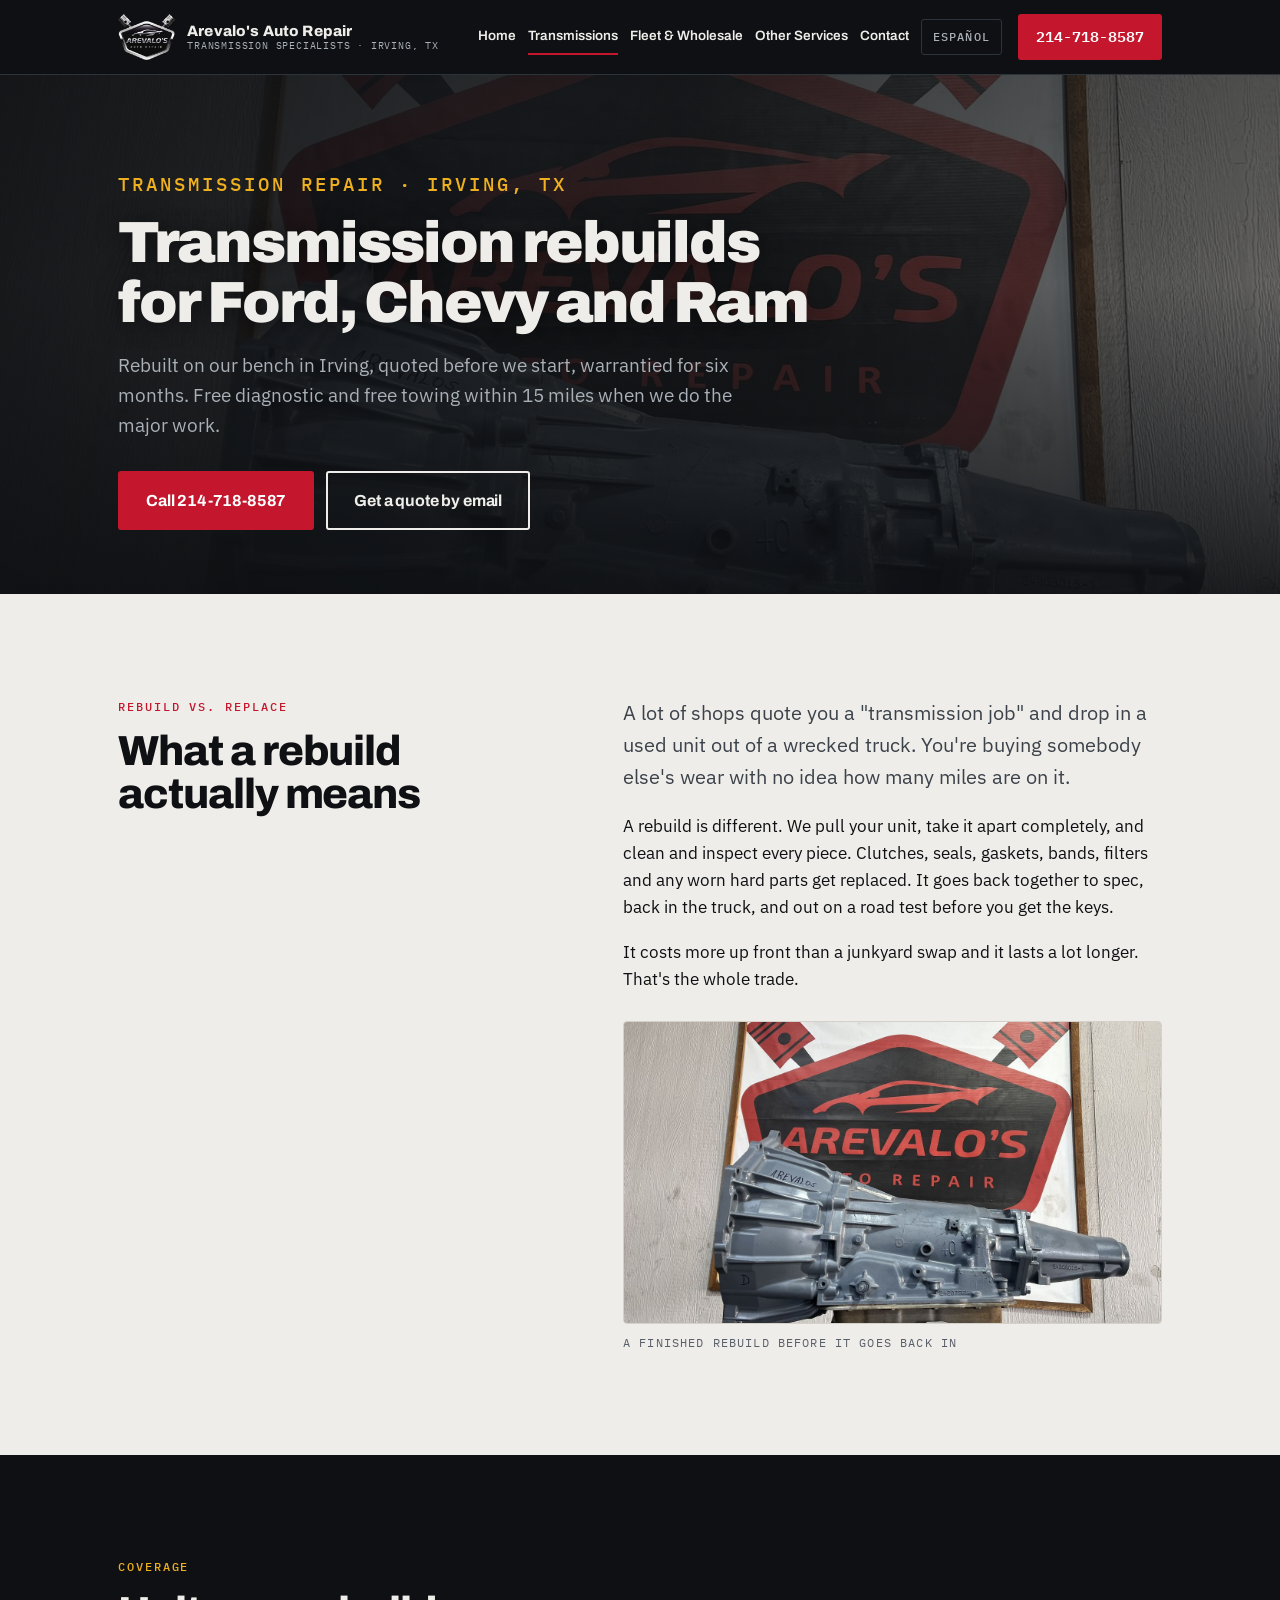
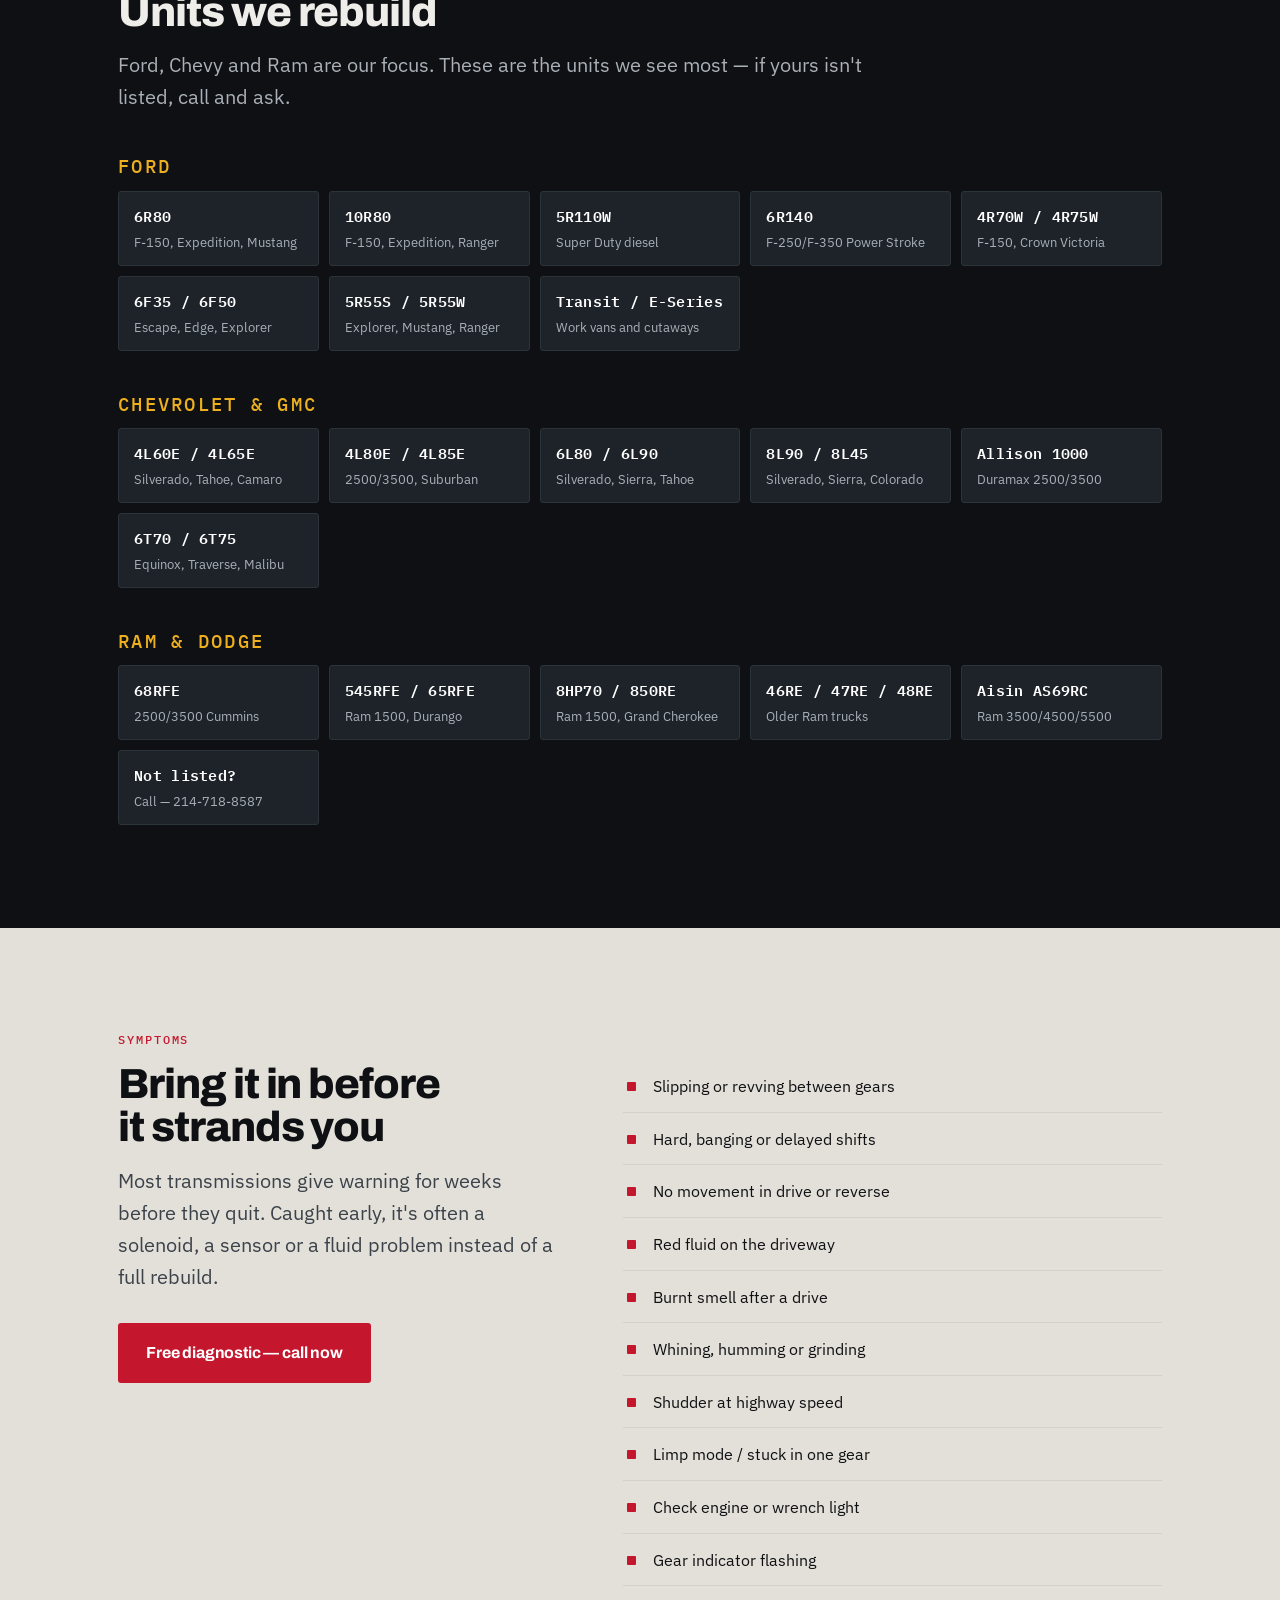
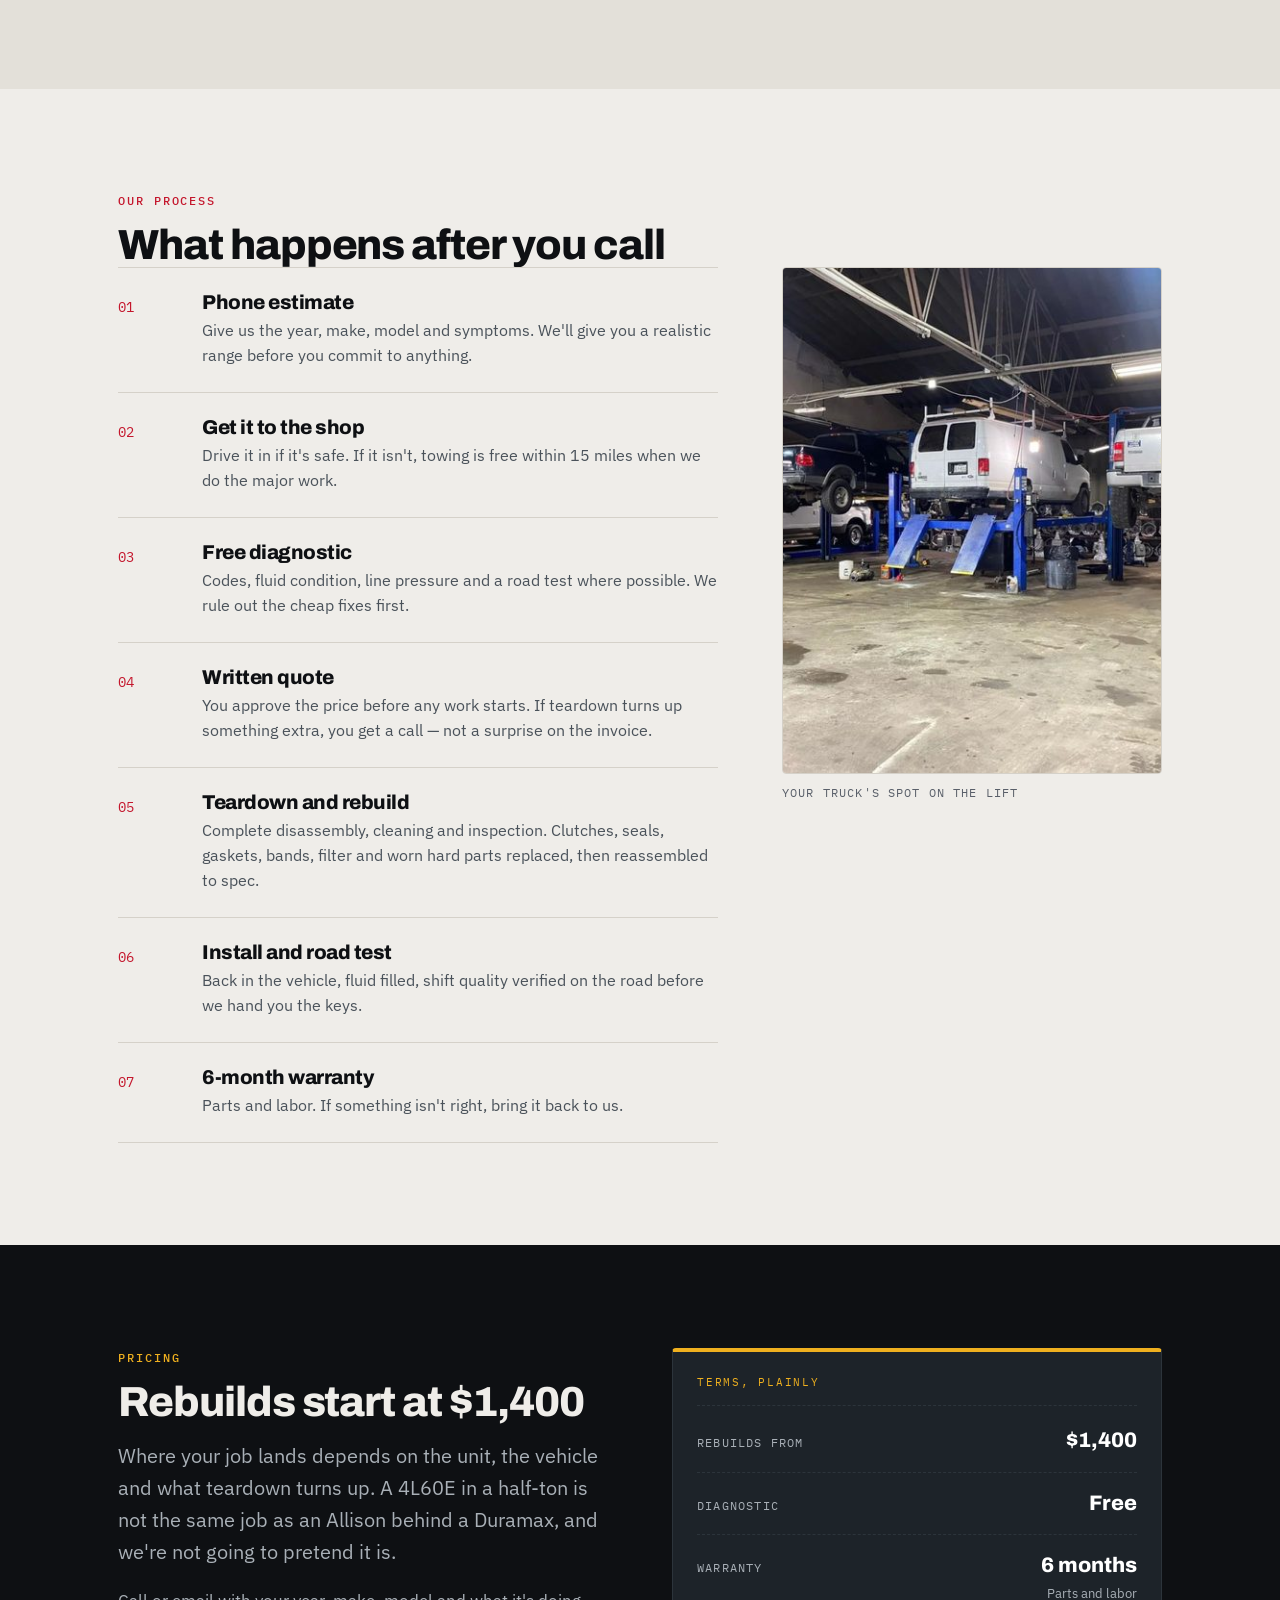
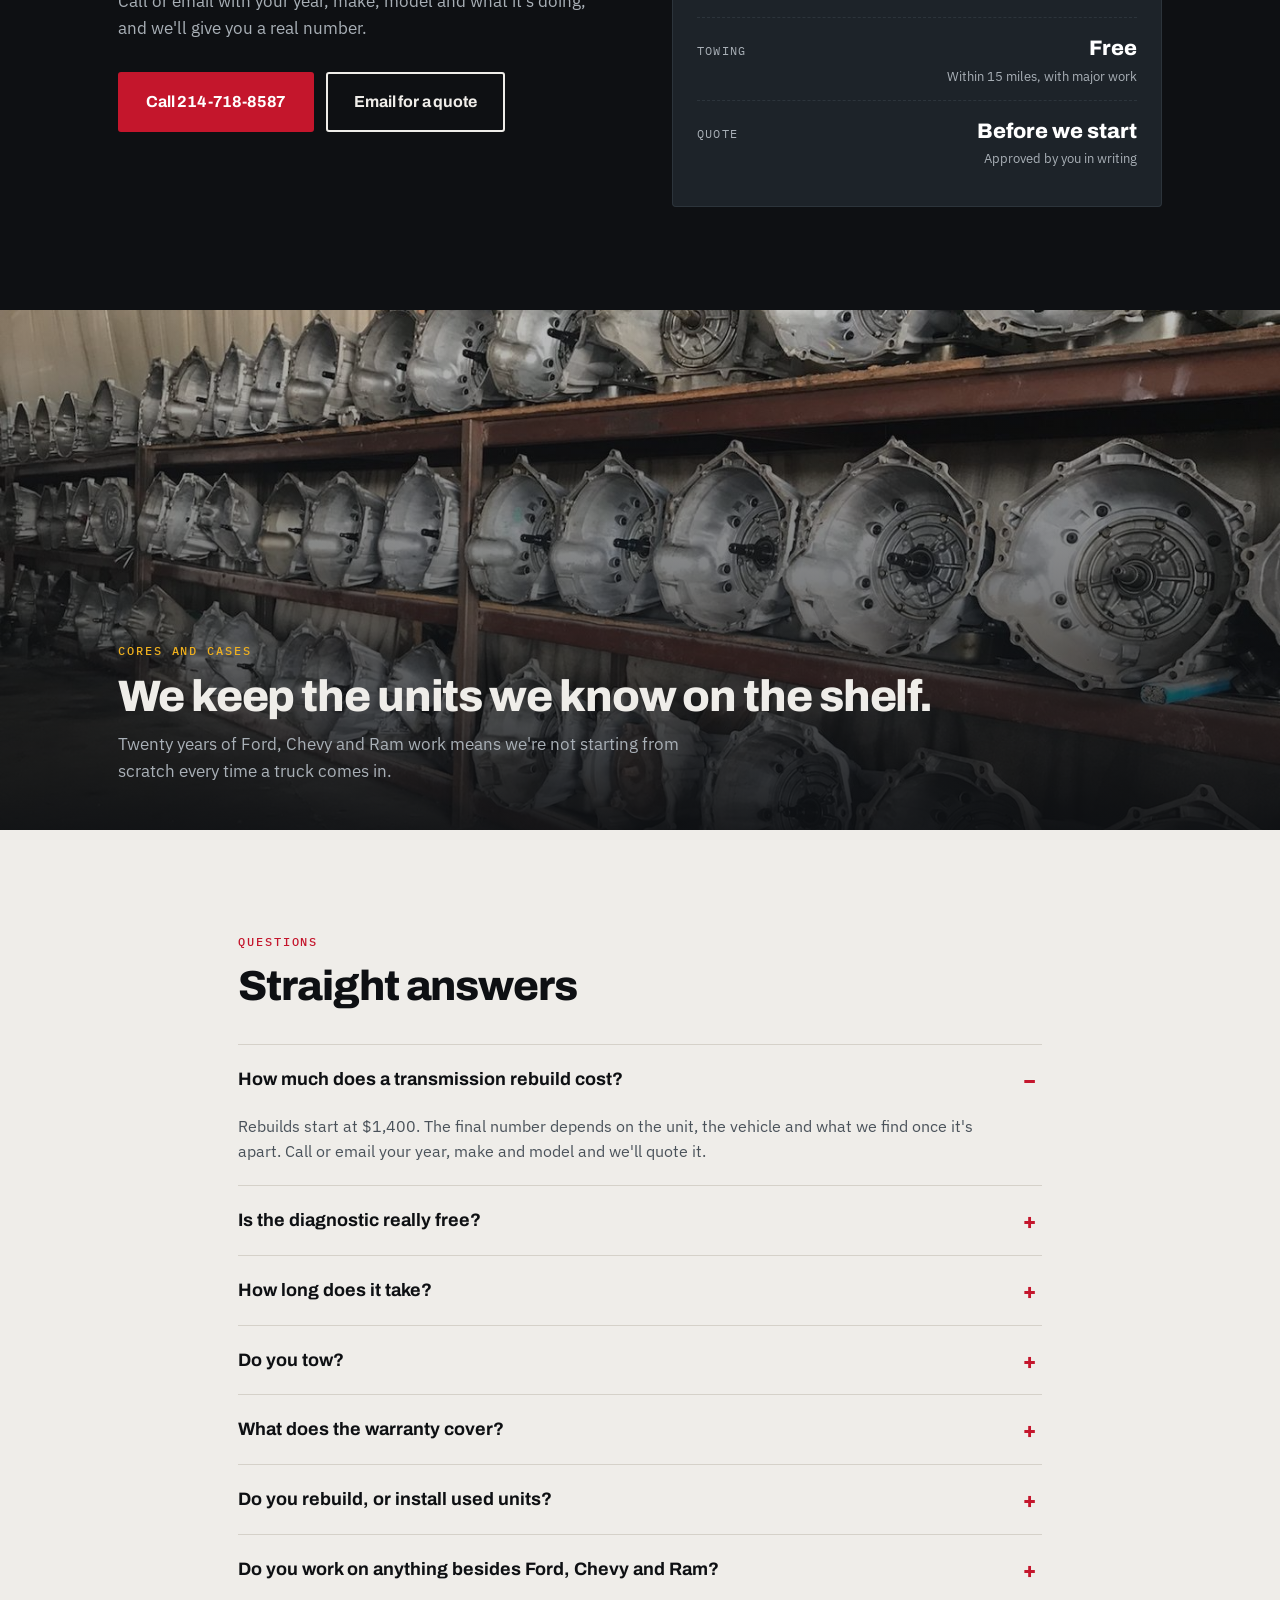
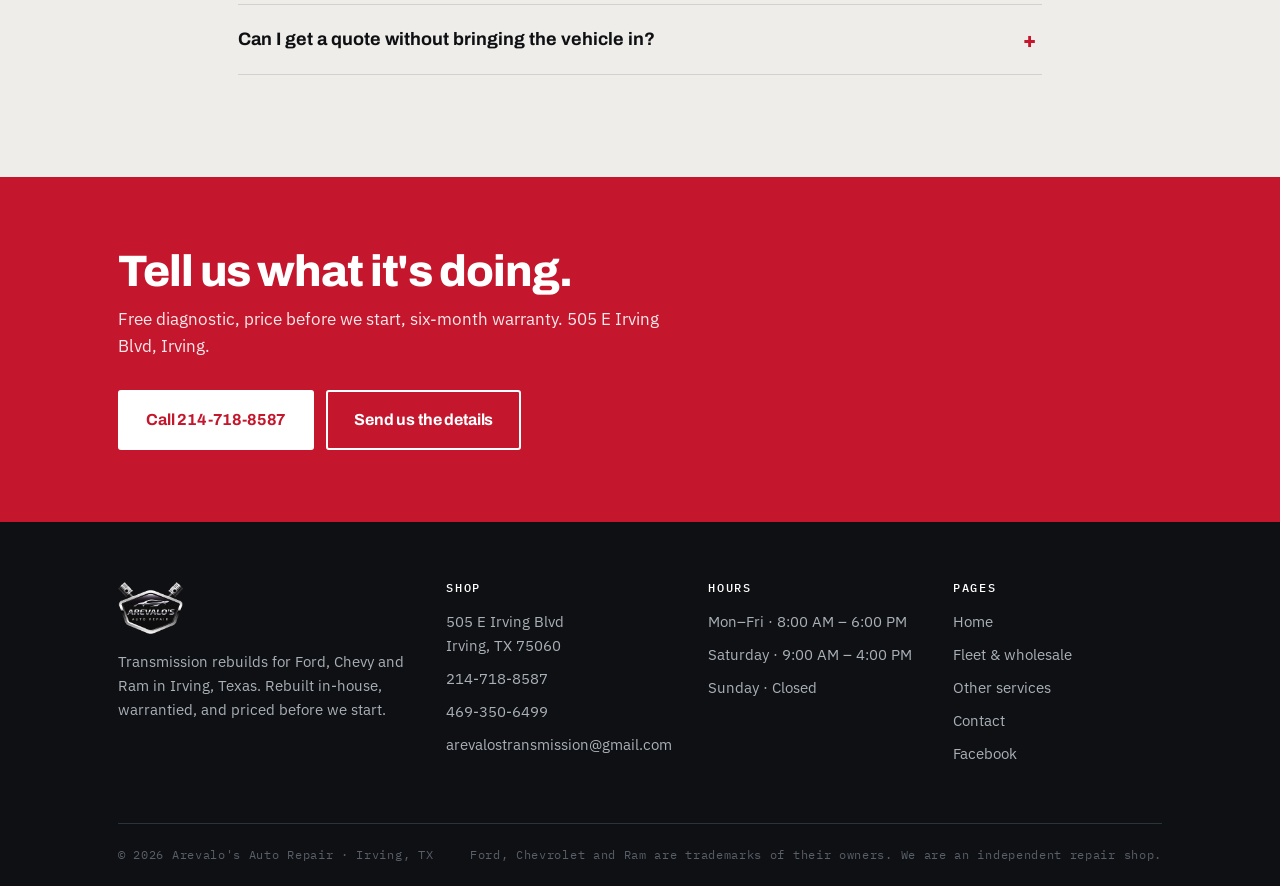
<file: transmission-repair.html>
<!DOCTYPE html>
<html lang="en">
<head>
<meta charset="utf-8">
<meta name="viewport" content="width=device-width, initial-scale=1">
<title>Transmission Rebuild Irving TX — Ford, Chevy &amp; Ram | Arevalo's Auto Repair</title>
<meta name="description" content="Transmission rebuilds in Irving, TX for Ford, Chevy and Ram trucks. 6R80, 10R80, 4L60E, 6L80, 68RFE and more. Free diagnostic, 6-month warranty, rebuilds from $1,400. Call 214-718-8587.">
<link rel="canonical" href="https://arevalostransmissions.com/transmission-repair.html">
<link rel="alternate" hreflang="en" href="https://arevalostransmissions.com/transmission-repair.html">
<link rel="alternate" hreflang="es" href="https://arevalostransmissions.com/es/reparacion-de-transmisiones.html">
<link rel="alternate" hreflang="x-default" href="https://arevalostransmissions.com/transmission-repair.html">
<link rel="icon" href="assets/favicon.png" type="image/png">
<link rel="apple-touch-icon" href="assets/apple-touch-icon.png">
<meta property="og:site_name" content="Arevalo&#39;s Auto Repair">
<meta property="og:type" content="website">
<meta property="og:title" content="Transmission Rebuild Irving TX — Ford, Chevy &amp; Ram | Arevalo's Auto Repair">
<meta property="og:description" content="Transmission rebuilds in Irving, TX for Ford, Chevy and Ram trucks. 6R80, 10R80, 4L60E, 6L80, 68RFE and more. Free diagnostic, 6-month warranty, rebuilds from $1,400. Call 214-718-8587.">
<meta property="og:url" content="https://arevalostransmissions.com/transmission-repair.html">
<meta property="og:image" content="https://arevalostransmissions.com/assets/shop-3.jpg">
<meta property="og:image:width" content="1400">
<meta property="og:image:height" content="1050">
<meta property="og:image:alt" content="A freshly rebuilt transmission at Arevalo's Auto Repair in Irving, Texas">
<meta property="og:locale" content="en_US">
<meta property="og:locale:alternate" content="es_US">
<meta name="twitter:card" content="summary_large_image">
<link rel="preconnect" href="https://fonts.googleapis.com">
<link rel="preconnect" href="https://fonts.gstatic.com" crossorigin>
<link href="https://fonts.googleapis.com/css2?family=Archivo:wght@600;700;800;900&family=IBM+Plex+Mono:wght@400;500;600&family=IBM+Plex+Sans:wght@400;500;600&display=swap" rel="stylesheet">
<link rel="stylesheet" href="styles.css">
<script type="application/ld+json">
{
  "@context": "https://schema.org",
  "@type": "FAQPage",
  "mainEntity": [
    { "@type": "Question", "name": "How much does a transmission rebuild cost?",
      "acceptedAnswer": { "@type": "Answer", "text": "Rebuilds start at $1,400. The final price depends on the unit, the vehicle and what we find during teardown. Call or email with your year, make and model for a quote." } },
    { "@type": "Question", "name": "Is the diagnostic free?",
      "acceptedAnswer": { "@type": "Answer", "text": "Yes. We scan codes, check fluid and pressures and road test the vehicle at no charge before quoting anything." } },
    { "@type": "Question", "name": "Do you offer towing?",
      "acceptedAnswer": { "@type": "Answer", "text": "Towing is free within 15 miles of the shop when we perform the major work on the vehicle." } },
    { "@type": "Question", "name": "What warranty do you offer?",
      "acceptedAnswer": { "@type": "Answer", "text": "Six months on parts and labor for the rebuild." } },
    { "@type": "Question", "name": "Do you rebuild transmissions or install used ones?",
      "acceptedAnswer": { "@type": "Answer", "text": "We rebuild in-house. The unit is removed, torn down, cleaned and inspected, and worn parts are replaced before it goes back in." } },
    { "@type": "Question", "name": "What vehicles do you work on?",
      "acceptedAnswer": { "@type": "Answer", "text": "We focus on Ford, Chevrolet and Ram trucks and SUVs. Call to check whether we can take on other makes." } }
  ]
}
</script>
</head>
<body>
<a class="skiplink" href="#main">Skip to content</a>

<header class="masthead">
  <div class="wrap masthead__bar">
    <a class="masthead__logo" href="index.html">
      <img src="assets/logo-200.png" width="200" height="161" alt="Arevalo's Auto Repair">
      <span class="masthead__name">Arevalo's Auto Repair<span>Transmission Specialists · Irving, TX</span></span>
    </a>
    <button class="navtoggle" aria-expanded="false" aria-controls="nav">MENU</button>
    <nav class="nav" id="nav">
      <a href="index.html">Home</a>
      <a href="transmission-repair.html" aria-current="page">Transmissions</a>
      <a href="fleet.html">Fleet &amp; Wholesale</a>
      <a href="services.html">Other Services</a>
      <a href="contact.html">Contact</a>
      <a class="langswitch" href="es/reparacion-de-transmisiones.html" hreflang="es" lang="es">Español</a>
    </nav>
    <a class="masthead__call" href="tel:+12147188587">214-718-8587</a>
  </div>
</header>

<section id="main" class="pagehead pagehead--photo" style="--bg:url('assets/shop-3-700.jpg');--bg-lg:url('assets/shop-3.jpg')">
  <div class="wrap">
    <p class="eyebrow on-dark">Transmission repair · Irving, TX</p>
    <h1>Transmission rebuilds for Ford, Chevy and Ram</h1>
    <p>Rebuilt on our bench in Irving, quoted before we start, warrantied for six months. Free diagnostic and free towing within 15 miles when we do the major work.</p>
    <div class="btn-row">
      <a class="btn btn--call" href="tel:+12147188587">Call 214-718-8587</a>
      <a class="btn btn--ghost" href="contact.html">Get a quote by email</a>
    </div>
  </div>
</section>

<section class="section">
  <div class="wrap">
    <div class="split split--narrow">
      <div>
        <p class="eyebrow">Rebuild vs. replace</p>
        <h2 style="font-size:clamp(28px,3.6vw,42px)">What a rebuild actually means</h2>
      </div>
      <div>
        <p class="lede">A lot of shops quote you a "transmission job" and drop in a used unit out of a wrecked truck. You're buying somebody else's wear with no idea how many miles are on it.</p>
        <p style="margin-top:16px">A rebuild is different. We pull your unit, take it apart completely, and clean and inspect every piece. Clutches, seals, gaskets, bands, filters and any worn hard parts get replaced. It goes back together to spec, back in the truck, and out on a road test before you get the keys.</p>
        <p>It costs more up front than a junkyard swap and it lasts a lot longer. That's the whole trade.</p>
        <figure class="shot shot--wide" style="margin-top:28px">
          <img src="assets/shop-3.jpg" srcset="assets/shop-3-700.jpg 700w, assets/shop-3.jpg 1400w" sizes="(min-width: 1140px) 560px, (min-width: 760px) 50vw, 100vw" width="1400" height="1050" alt="Rebuilt transmission on a stand at Arevalo's Auto Repair in Irving, Texas" loading="lazy">
          <figcaption>A finished rebuild before it goes back in</figcaption>
        </figure>
      </div>
    </div>
  </div>
</section>

<section class="section section--dark">
  <div class="wrap">
    <p class="eyebrow on-dark">Coverage</p>
    <h2 style="font-size:clamp(28px,3.6vw,42px)">Units we rebuild</h2>
    <p class="lede" style="margin-top:16px">Ford, Chevy and Ram are our focus. These are the units we see most — if yours isn't listed, call and ask.</p>

    <h3 style="font-size:19px;margin-top:44px;font-family:var(--mono);font-weight:500;letter-spacing:.12em;text-transform:uppercase;color:var(--amber)">Ford</h3>
    <div class="units" style="margin-top:14px">
      <div class="unit"><div class="unit__code">6R80</div><div class="unit__fit">F-150, Expedition, Mustang</div></div>
      <div class="unit"><div class="unit__code">10R80</div><div class="unit__fit">F-150, Expedition, Ranger</div></div>
      <div class="unit"><div class="unit__code">5R110W</div><div class="unit__fit">Super Duty diesel</div></div>
      <div class="unit"><div class="unit__code">6R140</div><div class="unit__fit">F-250/F-350 Power Stroke</div></div>
      <div class="unit"><div class="unit__code">4R70W / 4R75W</div><div class="unit__fit">F-150, Crown Victoria</div></div>
      <div class="unit"><div class="unit__code">6F35 / 6F50</div><div class="unit__fit">Escape, Edge, Explorer</div></div>
      <div class="unit"><div class="unit__code">5R55S / 5R55W</div><div class="unit__fit">Explorer, Mustang, Ranger</div></div>
      <div class="unit"><div class="unit__code">Transit / E-Series</div><div class="unit__fit">Work vans and cutaways</div></div>
    </div>

    <h3 style="font-size:19px;margin-top:44px;font-family:var(--mono);font-weight:500;letter-spacing:.12em;text-transform:uppercase;color:var(--amber)">Chevrolet &amp; GMC</h3>
    <div class="units" style="margin-top:14px">
      <div class="unit"><div class="unit__code">4L60E / 4L65E</div><div class="unit__fit">Silverado, Tahoe, Camaro</div></div>
      <div class="unit"><div class="unit__code">4L80E / 4L85E</div><div class="unit__fit">2500/3500, Suburban</div></div>
      <div class="unit"><div class="unit__code">6L80 / 6L90</div><div class="unit__fit">Silverado, Sierra, Tahoe</div></div>
      <div class="unit"><div class="unit__code">8L90 / 8L45</div><div class="unit__fit">Silverado, Sierra, Colorado</div></div>
      <div class="unit"><div class="unit__code">Allison 1000</div><div class="unit__fit">Duramax 2500/3500</div></div>
      <div class="unit"><div class="unit__code">6T70 / 6T75</div><div class="unit__fit">Equinox, Traverse, Malibu</div></div>
    </div>

    <h3 style="font-size:19px;margin-top:44px;font-family:var(--mono);font-weight:500;letter-spacing:.12em;text-transform:uppercase;color:var(--amber)">Ram &amp; Dodge</h3>
    <div class="units" style="margin-top:14px">
      <div class="unit"><div class="unit__code">68RFE</div><div class="unit__fit">2500/3500 Cummins</div></div>
      <div class="unit"><div class="unit__code">545RFE / 65RFE</div><div class="unit__fit">Ram 1500, Durango</div></div>
      <div class="unit"><div class="unit__code">8HP70 / 850RE</div><div class="unit__fit">Ram 1500, Grand Cherokee</div></div>
      <div class="unit"><div class="unit__code">46RE / 47RE / 48RE</div><div class="unit__fit">Older Ram trucks</div></div>
      <div class="unit"><div class="unit__code">Aisin AS69RC</div><div class="unit__fit">Ram 3500/4500/5500</div></div>
      <div class="unit"><div class="unit__code">Not listed?</div><div class="unit__fit">Call — 214-718-8587</div></div>
    </div>
  </div>
</section>

<section class="section section--tint">
  <div class="wrap">
    <div class="split split--narrow">
      <div>
        <p class="eyebrow">Symptoms</p>
        <h2 style="font-size:clamp(28px,3.6vw,42px)">Bring it in before it strands you</h2>
        <p class="lede" style="margin-top:16px">Most transmissions give warning for weeks before they quit. Caught early, it's often a solenoid, a sensor or a fluid problem instead of a full rebuild.</p>
        <div class="btn-row">
          <a class="btn btn--call" href="tel:+12147188587">Free diagnostic — call now</a>
        </div>
      </div>
      <ul class="checklist">
        <li>Slipping or revving between gears</li>
        <li>Hard, banging or delayed shifts</li>
        <li>No movement in drive or reverse</li>
        <li>Red fluid on the driveway</li>
        <li>Burnt smell after a drive</li>
        <li>Whining, humming or grinding</li>
        <li>Shudder at highway speed</li>
        <li>Limp mode / stuck in one gear</li>
        <li>Check engine or wrench light</li>
        <li>Gear indicator flashing</li>
      </ul>
    </div>
  </div>
</section>

<section class="section">
  <div class="wrap">
    <p class="eyebrow">Our process</p>
    <h2 style="font-size:clamp(28px,3.6vw,42px)">What happens after you call</h2>
    <div class="steps-media">
    <div class="steps">
      <div class="step"><div><h3>Phone estimate</h3><p>Give us the year, make, model and symptoms. We'll give you a realistic range before you commit to anything.</p></div></div>
      <div class="step"><div><h3>Get it to the shop</h3><p>Drive it in if it's safe. If it isn't, towing is free within 15 miles when we do the major work.</p></div></div>
      <div class="step"><div><h3>Free diagnostic</h3><p>Codes, fluid condition, line pressure and a road test where possible. We rule out the cheap fixes first.</p></div></div>
      <div class="step"><div><h3>Written quote</h3><p>You approve the price before any work starts. If teardown turns up something extra, you get a call — not a surprise on the invoice.</p></div></div>
      <div class="step"><div><h3>Teardown and rebuild</h3><p>Complete disassembly, cleaning and inspection. Clutches, seals, gaskets, bands, filter and worn hard parts replaced, then reassembled to spec.</p></div></div>
      <div class="step"><div><h3>Install and road test</h3><p>Back in the vehicle, fluid filled, shift quality verified on the road before we hand you the keys.</p></div></div>
      <div class="step"><div><h3>6-month warranty</h3><p>Parts and labor. If something isn't right, bring it back to us.</p></div></div>
    </div>
    <figure class="shot">
      <img src="assets/shop-1.jpg" srcset="assets/shop-1-700.jpg 700w, assets/shop-1.jpg 1400w" sizes="(min-width: 1140px) 560px, (min-width: 760px) 50vw, 100vw" width="1400" height="1050" alt="Ford trucks and a work van on the lifts at Arevalo's Auto Repair" loading="lazy">
      <figcaption>Your truck's spot on the lift</figcaption>
    </figure>
    </div>
  </div>
</section>

<section class="section section--dark">
  <div class="wrap">
    <div class="split">
      <div>
        <p class="eyebrow on-dark">Pricing</p>
        <h2 style="font-size:clamp(28px,3.6vw,42px)">Rebuilds start at $1,400</h2>
        <p class="lede" style="margin-top:16px">Where your job lands depends on the unit, the vehicle and what teardown turns up. A 4L60E in a half-ton is not the same job as an Allison behind a Duramax, and we're not going to pretend it is.</p>
        <p style="color:var(--chrome);margin-top:16px">Call or email with your year, make, model and what it's doing, and we'll give you a real number.</p>
        <div class="btn-row">
          <a class="btn btn--call" href="tel:+12147188587">Call 214-718-8587</a>
          <a class="btn btn--ghost" href="contact.html">Email for a quote</a>
        </div>
      </div>
      <div class="ticket">
        <p class="ticket__head">Terms, plainly</p>
        <div class="ticket__row"><span class="ticket__k">Rebuilds from</span><span class="ticket__v">$1,400</span></div>
        <div class="ticket__row"><span class="ticket__k">Diagnostic</span><span class="ticket__v">Free</span></div>
        <div class="ticket__row"><span class="ticket__k">Warranty</span><span class="ticket__v">6 months<small>Parts and labor</small></span></div>
        <div class="ticket__row"><span class="ticket__k">Towing</span><span class="ticket__v">Free<small>Within 15 miles, with major work</small></span></div>
        <div class="ticket__row"><span class="ticket__k">Quote</span><span class="ticket__v">Before we start<small>Approved by you in writing</small></span></div>
      </div>
    </div>
  </div>
</section>

<section class="photoband" style="--bg:url('assets/shop-2-700.jpg');--bg-lg:url('assets/shop-2.jpg')">
  <div class="wrap">
    <p class="eyebrow on-dark">Cores and cases</p>
    <h2>We keep the units we know on the shelf.</h2>
    <p>Twenty years of Ford, Chevy and Ram work means we're not starting from scratch every time a truck comes in.</p>
  </div>
</section>

<section class="section">
  <div class="wrap" style="max-width:900px">
    <p class="eyebrow">Questions</p>
    <h2 style="font-size:clamp(28px,3.6vw,42px)">Straight answers</h2>
    <div class="faq">
      <details open>
        <summary>How much does a transmission rebuild cost?</summary>
        <p>Rebuilds start at $1,400. The final number depends on the unit, the vehicle and what we find once it's apart. Call or email your year, make and model and we'll quote it.</p>
      </details>
      <details>
        <summary>Is the diagnostic really free?</summary>
        <p>Yes. We pull codes, check fluid and pressures and road test it if it's driveable, at no charge. You'll know what you're dealing with before you spend anything.</p>
      </details>
      <details>
        <summary>How long does it take?</summary>
        <p>It depends on the unit and parts availability. We'll give you a realistic timeline when we quote the job, and we'll tell you if it's a work truck priority. Call for current turnaround.</p>
      </details>
      <details>
        <summary>Do you tow?</summary>
        <p>Towing is free within 15 miles of the shop when we do the major work on the vehicle. Outside that radius, call us and we'll work something out.</p>
      </details>
      <details>
        <summary>What does the warranty cover?</summary>
        <p>Six months on parts and labor for the rebuild we performed. Bring it back to us and we'll take care of it.</p>
      </details>
      <details>
        <summary>Do you rebuild, or install used units?</summary>
        <p>We rebuild in-house. Your unit comes out, gets torn down, cleaned, inspected and reassembled with new wear parts. We're not putting a junkyard transmission in your truck.</p>
      </details>
      <details>
        <summary>Do you work on anything besides Ford, Chevy and Ram?</summary>
        <p>Those are our focus and where our experience is deepest, but we take other makes case by case. Call and ask — we'll tell you honestly if it's a job for us.</p>
      </details>
      <details>
        <summary>Can I get a quote without bringing the vehicle in?</summary>
        <p>We can give you a range over the phone from the year, make, model and symptoms. The firm number comes after the free diagnostic.</p>
      </details>
    </div>
  </div>
</section>

<section class="band">
  <div class="wrap">
    <h2>Tell us what it's doing.</h2>
    <p>Free diagnostic, price before we start, six-month warranty. 505 E Irving Blvd, Irving.</p>
    <div class="btn-row">
      <a class="btn btn--call" href="tel:+12147188587">Call 214-718-8587</a>
      <a class="btn btn--ghost" href="contact.html">Send us the details</a>
    </div>
  </div>
</section>

<footer class="foot">
  <div class="wrap">
    <div class="foot__grid">
      <div>
        <img src="assets/logo-200.png" width="200" height="161" alt="Arevalo's Auto Repair">
        <p>Transmission rebuilds for Ford, Chevy and Ram in Irving, Texas. Rebuilt in-house, warrantied, and priced before we start.</p>
      </div>
      <div>
        <h4>Shop</h4>
        <ul>
          <li>505 E Irving Blvd<br>Irving, TX 75060</li>
          <li><a href="tel:+12147188587">214-718-8587</a></li>
          <li><a href="tel:+14693506499">469-350-6499</a></li>
          <li><a href="mailto:arevalostransmission@gmail.com">arevalostransmission@gmail.com</a></li>
        </ul>
      </div>
      <div>
        <h4>Hours</h4>
        <ul>
          <li>Mon–Fri · 8:00 AM – 6:00 PM</li>
          <li>Saturday · 9:00 AM – 4:00 PM</li>
          <li>Sunday · Closed</li>
        </ul>
      </div>
      <div>
        <h4>Pages</h4>
        <ul>
          <li><a href="index.html">Home</a></li>
          <li><a href="fleet.html">Fleet &amp; wholesale</a></li>
          <li><a href="services.html">Other services</a></li>
          <li><a href="contact.html">Contact</a></li>
          <li><a href="https://www.facebook.com/arevalos.autorepair.3/" rel="noopener">Facebook</a></li>
        </ul>
      </div>
    </div>
    <div class="foot__legal">
      <span>© 2026 Arevalo's Auto Repair · Irving, TX</span>
      <span>Ford, Chevrolet and Ram are trademarks of their owners. We are an independent repair shop.</span>
    </div>
  </div>
</footer>

<div class="callbar">
  <a class="is-primary" href="tel:+12147188587">Call the shop</a>
  <a href="https://www.google.com/maps?q=505+E+Irving+Blvd,+Irving,+TX+75060">Directions</a>
</div>

<script src="site.js"></script>
</body>
</html>
</file>
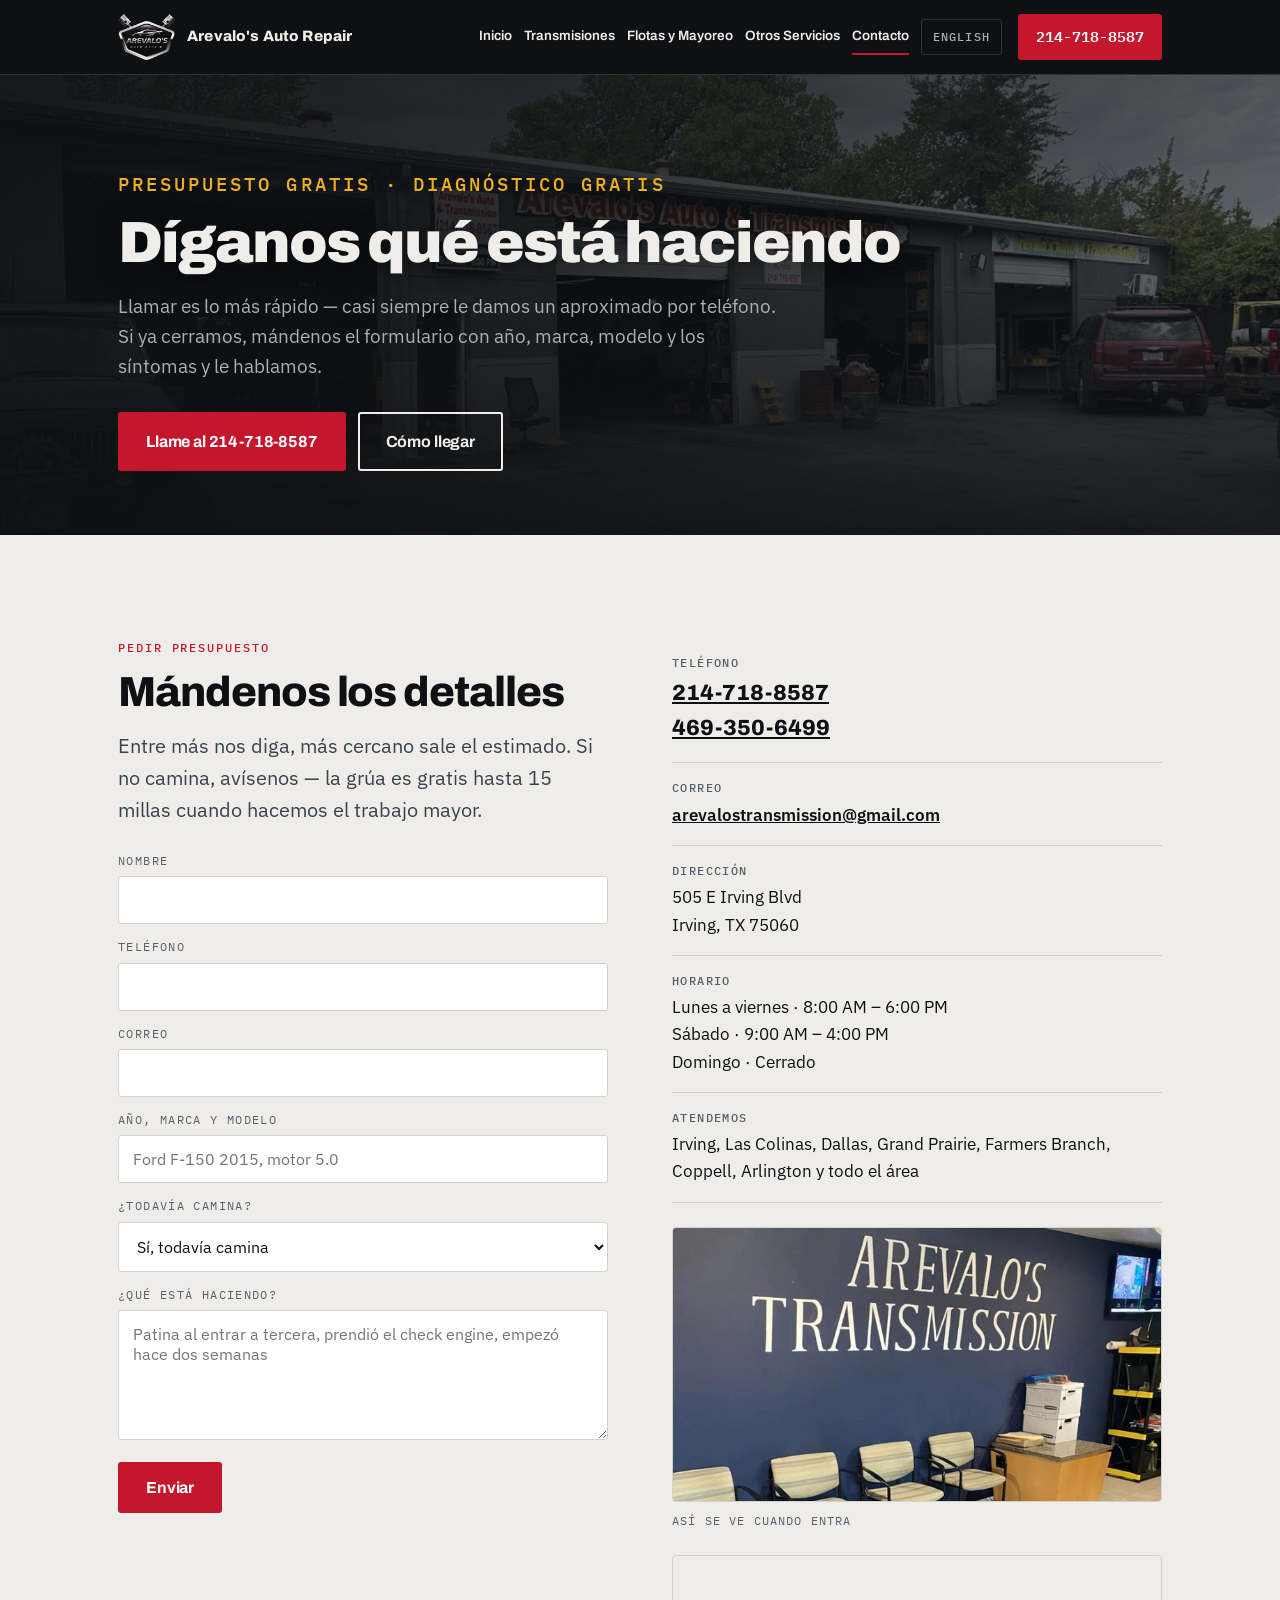
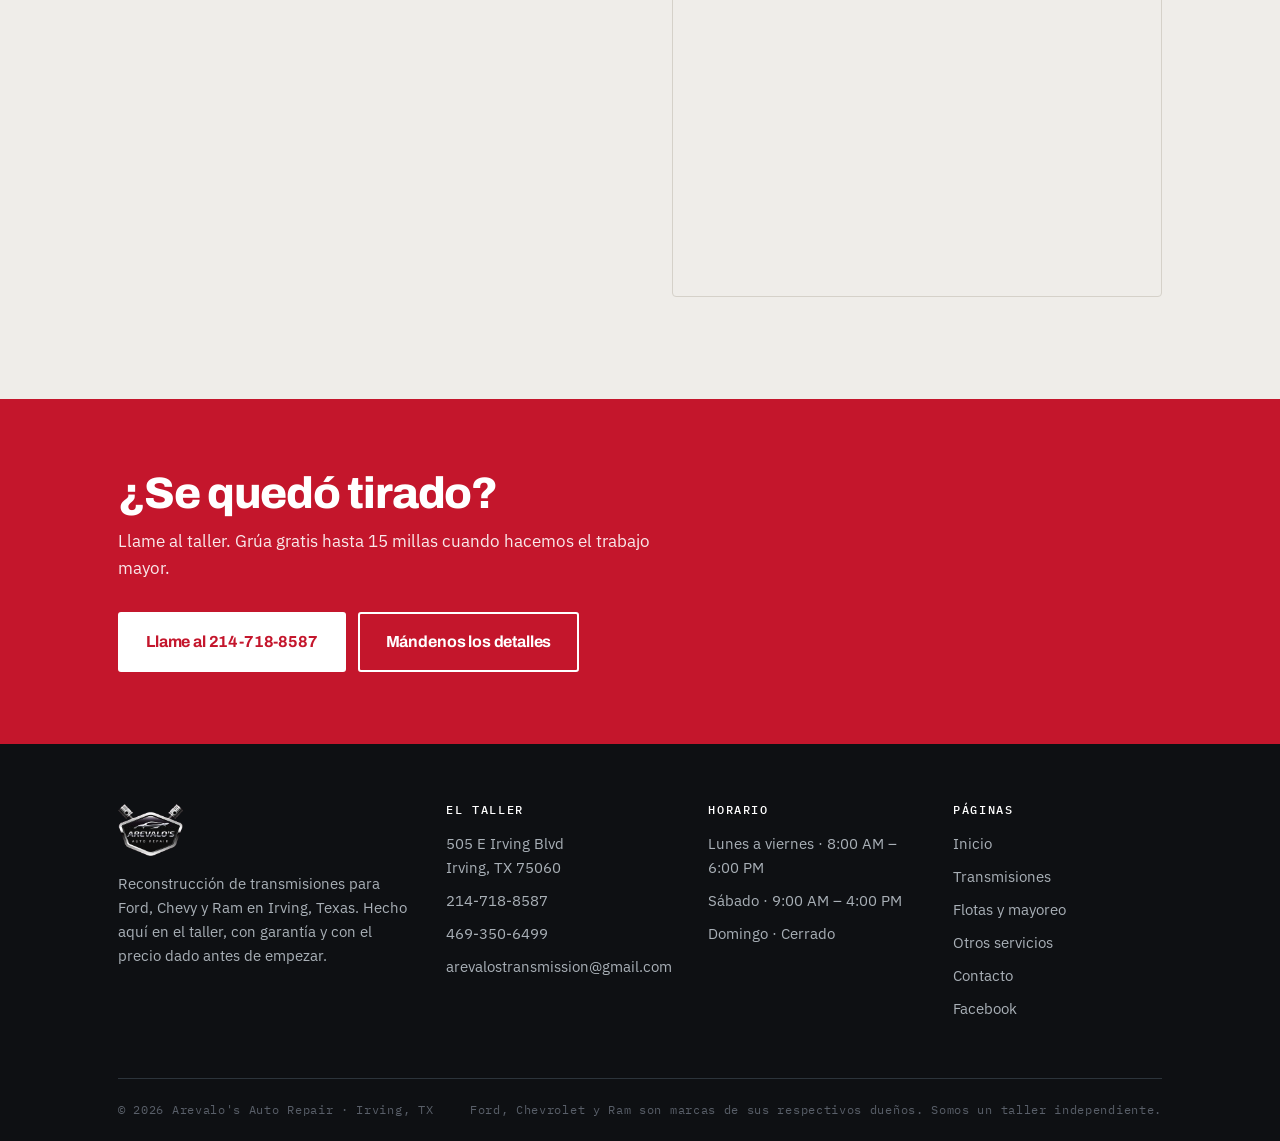
<file: es/contacto.html>
<!DOCTYPE html>
<html lang="es">
<head>
<meta charset="utf-8">
<meta name="viewport" content="width=device-width, initial-scale=1">
<title>Contacto y Presupuesto Gratis | Arevalo's Auto Repair, Irving TX</title>
<meta name="description" content="Llame al 214-718-8587 o mándenos año, marca, modelo y los síntomas para un presupuesto gratis. 505 E Irving Blvd, Irving, TX 75060. Lun–Vie 8–6, Sáb 9–4. Hablamos español.">
<link rel="canonical" href="https://arevalostransmissions.com/es/contacto.html">
<link rel="alternate" hreflang="es" href="https://arevalostransmissions.com/es/contacto.html">
<link rel="alternate" hreflang="en" href="https://arevalostransmissions.com/contact.html">
<link rel="alternate" hreflang="x-default" href="https://arevalostransmissions.com/contact.html">
<link rel="icon" href="../assets/favicon.png" type="image/png">
<link rel="apple-touch-icon" href="../assets/apple-touch-icon.png">
<meta property="og:site_name" content="Arevalo&#39;s Auto Repair">
<meta property="og:type" content="website">
<meta property="og:title" content="Contacto y Presupuesto Gratis | Arevalo's Auto Repair, Irving TX">
<meta property="og:description" content="Llame al 214-718-8587 o mándenos año, marca, modelo y los síntomas para un presupuesto gratis. 505 E Irving Blvd, Irving, TX 75060. Lun–Vie 8–6, Sáb 9–4. Hablamos español.">
<meta property="og:url" content="https://arevalostransmissions.com/es/contacto.html">
<meta property="og:image" content="https://arevalostransmissions.com/assets/shopexterior.jpg">
<meta property="og:image:width" content="1400">
<meta property="og:image:height" content="1050">
<meta property="og:image:alt" content="La sala de espera de Arevalo's Auto Repair, 505 E Irving Blvd">
<meta property="og:locale" content="es_US">
<meta property="og:locale:alternate" content="en_US">
<meta name="twitter:card" content="summary_large_image">
<link rel="preconnect" href="https://fonts.googleapis.com">
<link rel="preconnect" href="https://fonts.gstatic.com" crossorigin>
<link href="https://fonts.googleapis.com/css2?family=Archivo:wght@600;700;800;900&family=IBM+Plex+Mono:wght@400;500;600&family=IBM+Plex+Sans:wght@400;500;600&display=swap" rel="stylesheet">
<link rel="stylesheet" href="../styles.css">
</head>
<body>
<a class="skiplink" href="#main">Saltar al contenido</a>
<header class="masthead">
  <div class="wrap masthead__bar">
    <a class="masthead__logo" href="index.html">
      <img src="../assets/logo-200.png" width="200" height="161" alt="Arevalo's Auto Repair">
      <span class="masthead__name">Arevalo's Auto Repair<span>Especialistas en Transmisiones · Irving, TX</span></span>
    </a>
    <button class="navtoggle" aria-expanded="false" aria-controls="nav">MENÚ</button>
    <nav class="nav" id="nav">
      <a href="index.html">Inicio</a>
      <a href="reparacion-de-transmisiones.html">Transmisiones</a>
      <a href="flotas-y-mayoreo.html">Flotas y Mayoreo</a>
      <a href="otros-servicios.html">Otros Servicios</a>
      <a href="contacto.html" aria-current="page">Contacto</a>
      <a class="langswitch" href="../contact.html" hreflang="en" lang="en">English</a>
    </nav>
    <a class="masthead__call" href="tel:+12147188587">214-718-8587</a>
  </div>
</header>

<section id="main" class="pagehead pagehead--photo" style="--bg:url('../assets/shopexterior-700.jpg');--bg-lg:url('../assets/shopexterior.jpg')">
  <div class="wrap">
    <p class="eyebrow on-dark">Presupuesto gratis · Diagnóstico gratis</p>
    <h1>Díganos qué está haciendo</h1>
    <p>Llamar es lo más rápido — casi siempre le damos un aproximado por teléfono. Si ya cerramos, mándenos el formulario con año, marca, modelo y los síntomas y le hablamos.</p>
    <div class="btn-row">
      <a class="btn btn--call" href="tel:+12147188587">Llame al 214-718-8587</a>
      <a class="btn btn--ghost" href="https://www.google.com/maps?q=505+E+Irving+Blvd,+Irving,+TX+75060">Cómo llegar</a>
    </div>
  </div>
</section>

<section class="section">
  <div class="wrap">
    <div class="split">
      <div>
        <p class="eyebrow">Pedir presupuesto</p>
        <h2 style="font-size:clamp(28px,3.6vw,42px)">Mándenos los detalles</h2>
        <p class="lede" style="margin-top:16px;margin-bottom:26px">Entre más nos diga, más cercano sale el estimado. Si no camina, avísenos — la grúa es gratis hasta 15 millas cuando hacemos el trabajo mayor.</p>
        <form class="form" name="quote-es" method="POST" action="/es/gracias.html"
              data-netlify="true" data-netlify-honeypot="_gotcha">
          <input type="hidden" name="form-name" value="quote-es">
          <!-- honeypot, wired to data-netlify-honeypot above -->
          <p class="hp" aria-hidden="true"><label>Leave this empty<input type="text" name="_gotcha" tabindex="-1" autocomplete="off"></label></p>
          <input type="hidden" name="_language" value="es">
          <div class="field"><label for="c-name">Nombre</label><input id="c-name" name="name" type="text" required autocomplete="name"></div>
          <div class="field"><label for="c-phone">Teléfono</label><input id="c-phone" name="phone" type="tel" required autocomplete="tel"></div>
          <div class="field"><label for="c-email">Correo</label><input id="c-email" name="email" type="email" autocomplete="email"></div>
          <div class="field"><label for="c-vehicle">Año, marca y modelo</label><input id="c-vehicle" name="vehicle" type="text" placeholder="Ford F-150 2015, motor 5.0" required></div>
          <div class="field"><label for="c-drivable">¿Todavía camina?</label>
            <select id="c-drivable" name="drivable"><option>Sí, todavía camina</option><option>Apenas / no es seguro manejarla</option><option>No, no se mueve</option></select></div>
          <div class="field"><label for="c-symptoms">¿Qué está haciendo?</label>
            <textarea id="c-symptoms" name="symptoms" placeholder="Patina al entrar a tercera, prendió el check engine, empezó hace dos semanas" required></textarea></div>
          <button class="btn btn--call" type="submit">Enviar</button>
        </form>
      </div>
      <div>
        <ul class="infolist">
          <li><strong>Teléfono</strong><a href="tel:+12147188587" style="font-size:22px;font-family:var(--display);font-weight:800">214-718-8587</a><br><a href="tel:+14693506499" style="font-size:22px;font-family:var(--display);font-weight:800">469-350-6499</a></li>
          <li><strong>Correo</strong><a href="mailto:arevalostransmission@gmail.com">arevalostransmission@gmail.com</a></li>
          <li><strong>Dirección</strong>505 E Irving Blvd<br>Irving, TX 75060</li>
          <li><strong>Horario</strong>Lunes a viernes · 8:00 AM – 6:00 PM<br>Sábado · 9:00 AM – 4:00 PM<br>Domingo · Cerrado</li>
          <li><strong>Atendemos</strong>Irving, Las Colinas, Dallas, Grand Prairie, Farmers Branch, Coppell, Arlington y todo el área</li>
        </ul>
        <figure class="shot shot--wide shot--top" style="margin-top:24px">
          <img src="../assets/shop-5.jpg" srcset="../assets/shop-5-700.jpg 700w, ../assets/shop-5.jpg 1400w" sizes="(min-width: 1140px) 560px, (min-width: 760px) 50vw, 100vw" width="1400" height="1866" alt="Sala de espera de Arevalo's Transmission, 505 E Irving Blvd" loading="lazy">
          <figcaption>Así se ve cuando entra</figcaption>
        </figure>
        <div class="map" style="margin-top:24px">
          <iframe title="Mapa a Arevalo's Auto Repair, 505 E Irving Blvd, Irving, TX 75060"
            src="https://www.google.com/maps?q=505+E+Irving+Blvd,+Irving,+TX+75060&output=embed"
            loading="lazy" referrerpolicy="no-referrer-when-downgrade"></iframe>
        </div>
      </div>
    </div>
  </div>
</section>

<section class="band">
  <div class="wrap">
    <h2>¿Se quedó tirado?</h2>
    <p>Llame al taller. Grúa gratis hasta 15 millas cuando hacemos el trabajo mayor.</p>
    <div class="btn-row">
      <a class="btn btn--call" href="tel:+12147188587">Llame al 214-718-8587</a>
      <a class="btn btn--ghost" href="contacto.html">Mándenos los detalles</a>
    </div>
  </div>
</section>

<footer class="foot">
  <div class="wrap">
    <div class="foot__grid">
      <div>
        <img src="../assets/logo-200.png" width="200" height="161" alt="Arevalo's Auto Repair">
        <p>Reconstrucción de transmisiones para Ford, Chevy y Ram en Irving, Texas. Hecho aquí en el taller, con garantía y con el precio dado antes de empezar.</p>
      </div>
      <div>
        <h4>El taller</h4>
        <ul>
          <li>505 E Irving Blvd<br>Irving, TX 75060</li>
          <li><a href="tel:+12147188587">214-718-8587</a></li>
          <li><a href="tel:+14693506499">469-350-6499</a></li>
          <li><a href="mailto:arevalostransmission@gmail.com">arevalostransmission@gmail.com</a></li>
        </ul>
      </div>
      <div>
        <h4>Horario</h4>
        <ul>
          <li>Lunes a viernes · 8:00 AM – 6:00 PM</li>
          <li>Sábado · 9:00 AM – 4:00 PM</li>
          <li>Domingo · Cerrado</li>
        </ul>
      </div>
      <div>
        <h4>Páginas</h4>
        <ul>
          <li><a href="index.html">Inicio</a></li>
          <li><a href="reparacion-de-transmisiones.html">Transmisiones</a></li>
          <li><a href="flotas-y-mayoreo.html">Flotas y mayoreo</a></li>
          <li><a href="otros-servicios.html">Otros servicios</a></li>
          <li><a href="contacto.html">Contacto</a></li>
          <li><a href="https://www.facebook.com/arevalos.autorepair.3/" rel="noopener">Facebook</a></li>
        </ul>
      </div>
    </div>
    <div class="foot__legal">
      <span>© 2026 Arevalo's Auto Repair · Irving, TX</span>
      <span>Ford, Chevrolet y Ram son marcas de sus respectivos dueños. Somos un taller independiente.</span>
    </div>
  </div>
</footer>

<div class="callbar">
  <a class="is-primary" href="tel:+12147188587">Llamar al taller</a>
  <a href="https://www.google.com/maps?q=505+E+Irving+Blvd,+Irving,+TX+75060">Cómo llegar</a>
</div>

<script src="../site.js"></script>
</body>
</html>
</file>
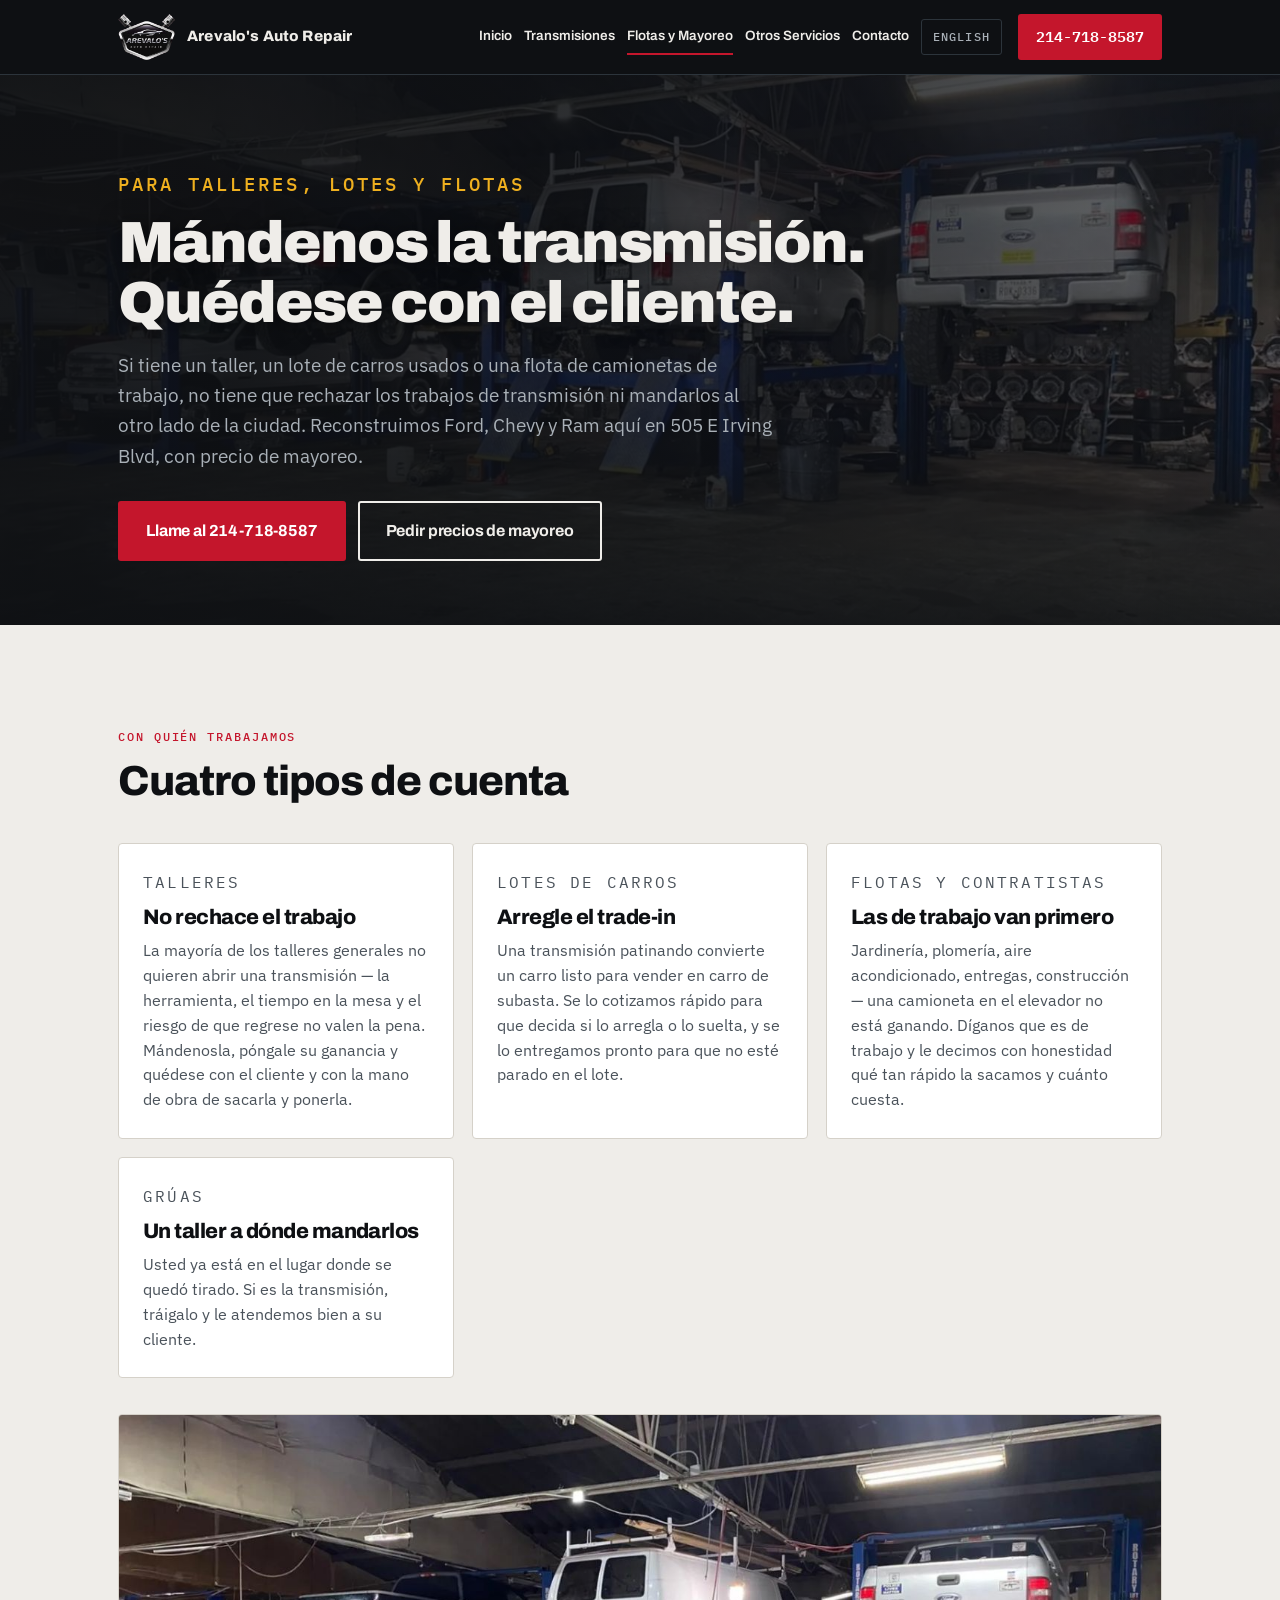
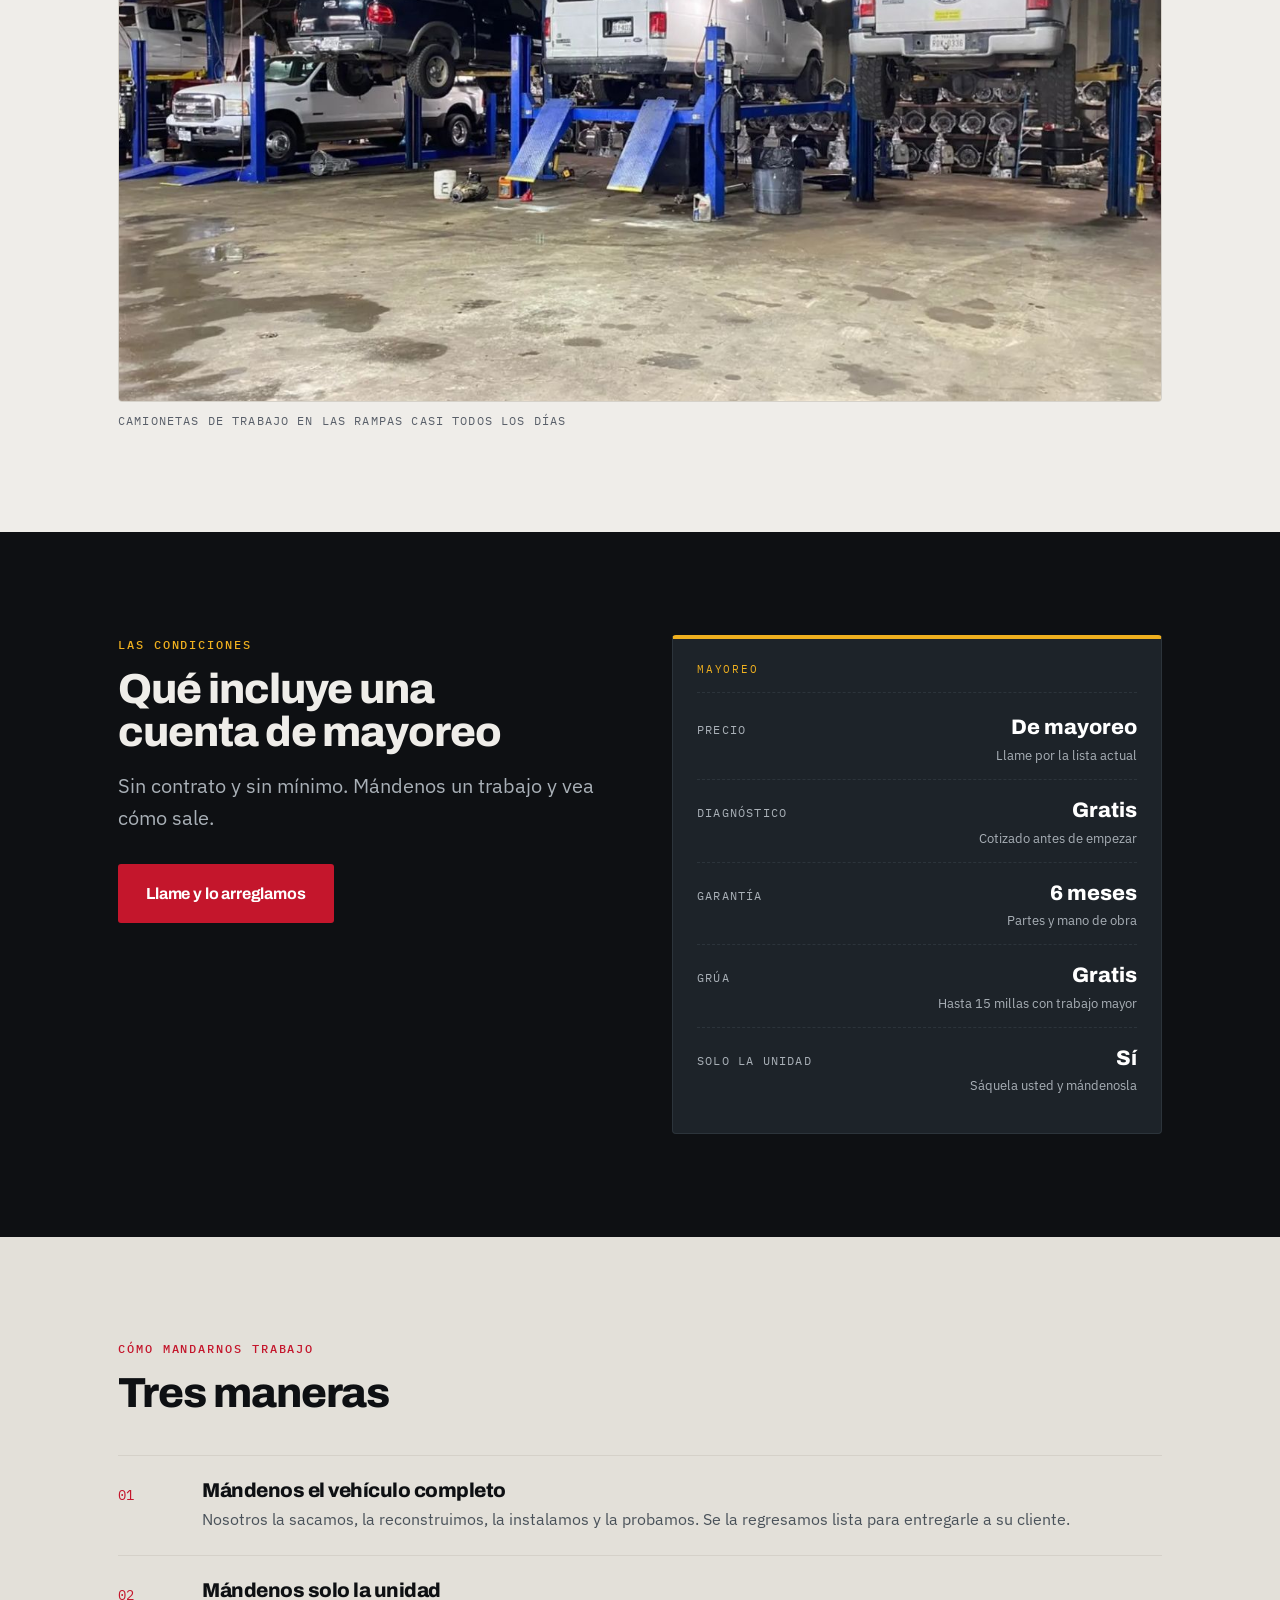
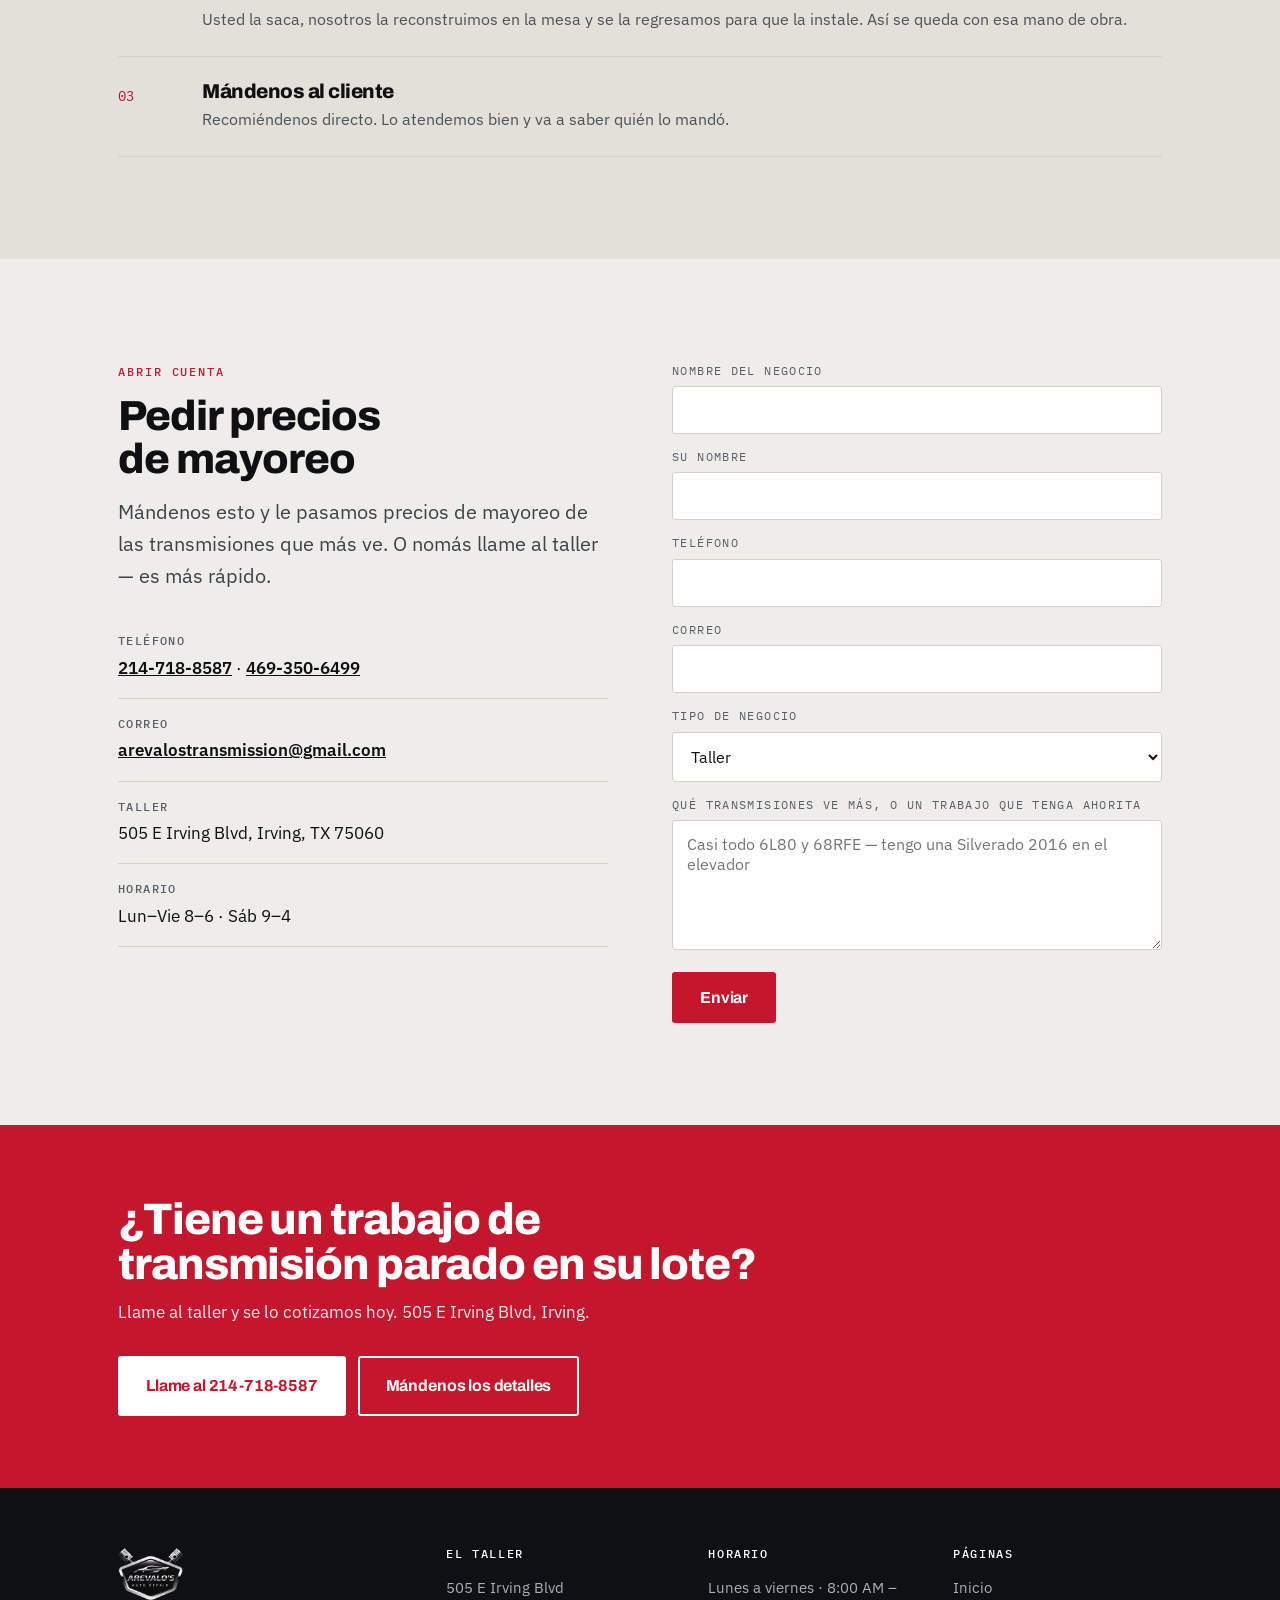
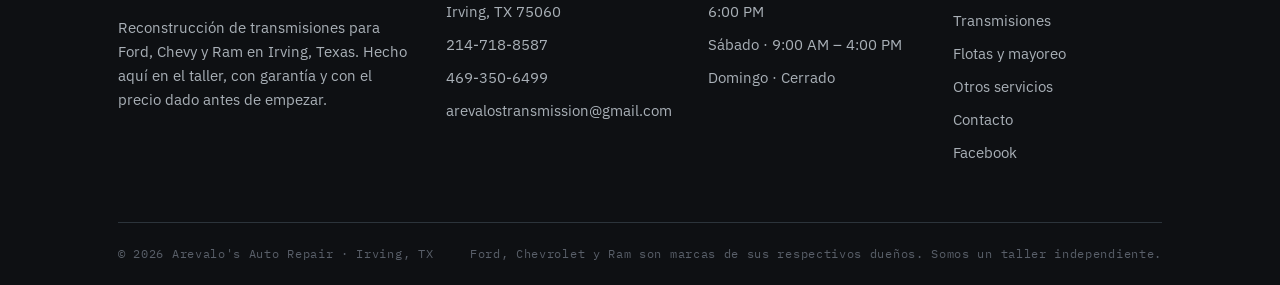
<file: es/flotas-y-mayoreo.html>
<!DOCTYPE html>
<html lang="es">
<head>
<meta charset="utf-8">
<meta name="viewport" content="width=device-width, initial-scale=1">
<title>Transmisiones al Mayoreo y para Flotas | Arevalo's Auto Repair, Irving TX</title>
<meta name="description" content="Reconstrucción de transmisiones al mayoreo para talleres, lotes de carros usados y flotas en Irving y Dallas. Precio de mayoreo, garantía de 6 meses, grúa gratis 15 millas.">
<link rel="canonical" href="https://arevalostransmissions.com/es/flotas-y-mayoreo.html">
<link rel="alternate" hreflang="es" href="https://arevalostransmissions.com/es/flotas-y-mayoreo.html">
<link rel="alternate" hreflang="en" href="https://arevalostransmissions.com/fleet.html">
<link rel="alternate" hreflang="x-default" href="https://arevalostransmissions.com/fleet.html">
<link rel="icon" href="../assets/favicon.png" type="image/png">
<link rel="apple-touch-icon" href="../assets/apple-touch-icon.png">
<meta property="og:site_name" content="Arevalo&#39;s Auto Repair">
<meta property="og:type" content="website">
<meta property="og:title" content="Transmisiones al Mayoreo y para Flotas | Arevalo's Auto Repair, Irving TX">
<meta property="og:description" content="Reconstrucción de transmisiones al mayoreo para talleres, lotes de carros usados y flotas en Irving y Dallas. Precio de mayoreo, garantía de 6 meses, grúa gratis 15 millas.">
<meta property="og:url" content="https://arevalostransmissions.com/es/flotas-y-mayoreo.html">
<meta property="og:image" content="https://arevalostransmissions.com/assets/shop-1.jpg">
<meta property="og:image:width" content="1400">
<meta property="og:image:height" content="1050">
<meta property="og:image:alt" content="Camionetas y vans de trabajo en los elevadores de Arevalo's Auto Repair">
<meta property="og:locale" content="es_US">
<meta property="og:locale:alternate" content="en_US">
<meta name="twitter:card" content="summary_large_image">
<link rel="preconnect" href="https://fonts.googleapis.com">
<link rel="preconnect" href="https://fonts.gstatic.com" crossorigin>
<link href="https://fonts.googleapis.com/css2?family=Archivo:wght@600;700;800;900&family=IBM+Plex+Mono:wght@400;500;600&family=IBM+Plex+Sans:wght@400;500;600&display=swap" rel="stylesheet">
<link rel="stylesheet" href="../styles.css">
</head>
<body>
<a class="skiplink" href="#main">Saltar al contenido</a>
<header class="masthead">
  <div class="wrap masthead__bar">
    <a class="masthead__logo" href="index.html">
      <img src="../assets/logo-200.png" width="200" height="161" alt="Arevalo's Auto Repair">
      <span class="masthead__name">Arevalo's Auto Repair<span>Especialistas en Transmisiones · Irving, TX</span></span>
    </a>
    <button class="navtoggle" aria-expanded="false" aria-controls="nav">MENÚ</button>
    <nav class="nav" id="nav">
      <a href="index.html">Inicio</a>
      <a href="reparacion-de-transmisiones.html">Transmisiones</a>
      <a href="flotas-y-mayoreo.html" aria-current="page">Flotas y Mayoreo</a>
      <a href="otros-servicios.html">Otros Servicios</a>
      <a href="contacto.html">Contacto</a>
      <a class="langswitch" href="../fleet.html" hreflang="en" lang="en">English</a>
    </nav>
    <a class="masthead__call" href="tel:+12147188587">214-718-8587</a>
  </div>
</header>

<section id="main" class="pagehead pagehead--photo" style="--bg:url('../assets/shop-1-700.jpg');--bg-lg:url('../assets/shop-1.jpg')">
  <div class="wrap">
    <p class="eyebrow on-dark">Para talleres, lotes y flotas</p>
    <h1>Mándenos la transmisión. Quédese con el cliente.</h1>
    <p>Si tiene un taller, un lote de carros usados o una flota de camionetas de trabajo, no tiene que rechazar los trabajos de transmisión ni mandarlos al otro lado de la ciudad. Reconstruimos Ford, Chevy y Ram aquí en 505 E Irving Blvd, con precio de mayoreo.</p>
    <div class="btn-row">
      <a class="btn btn--call" href="tel:+12147188587">Llame al 214-718-8587</a>
      <a class="btn btn--ghost" href="#mayoreo">Pedir precios de mayoreo</a>
    </div>
  </div>
</section>

<section class="section">
  <div class="wrap">
    <p class="eyebrow">Con quién trabajamos</p>
    <h2 style="font-size:clamp(28px,3.6vw,42px)">Cuatro tipos de cuenta</h2>
    <div class="cards">
      <div class="card"><p class="card__tag">Talleres</p><h3>No rechace el trabajo</h3><p>La mayoría de los talleres generales no quieren abrir una transmisión — la herramienta, el tiempo en la mesa y el riesgo de que regrese no valen la pena. Mándenosla, póngale su ganancia y quédese con el cliente y con la mano de obra de sacarla y ponerla.</p></div>
      <div class="card"><p class="card__tag">Lotes de carros</p><h3>Arregle el trade-in</h3><p>Una transmisión patinando convierte un carro listo para vender en carro de subasta. Se lo cotizamos rápido para que decida si lo arregla o lo suelta, y se lo entregamos pronto para que no esté parado en el lote.</p></div>
      <div class="card"><p class="card__tag">Flotas y contratistas</p><h3>Las de trabajo van primero</h3><p>Jardinería, plomería, aire acondicionado, entregas, construcción — una camioneta en el elevador no está ganando. Díganos que es de trabajo y le decimos con honestidad qué tan rápido la sacamos y cuánto cuesta.</p></div>
      <div class="card"><p class="card__tag">Grúas</p><h3>Un taller a dónde mandarlos</h3><p>Usted ya está en el lugar donde se quedó tirado. Si es la transmisión, tráigalo y le atendemos bien a su cliente.</p></div>
    </div>

    <figure class="shot shot--wide" style="margin-top:36px">
      <img src="../assets/shop-1.jpg" srcset="../assets/shop-1-700.jpg 700w, ../assets/shop-1.jpg 1400w" sizes="(min-width: 1140px) 560px, (min-width: 760px) 50vw, 100vw" width="1400" height="1050" alt="Vans de trabajo y camionetas en los elevadores de Arevalo's Auto Repair en Irving, Texas" loading="lazy">
      <figcaption>Camionetas de trabajo en las rampas casi todos los días</figcaption>
    </figure>
  </div>
</section>

<section class="section section--dark">
  <div class="wrap">
    <div class="split">
      <div>
        <p class="eyebrow on-dark">Las condiciones</p>
        <h2 style="font-size:clamp(28px,3.6vw,42px)">Qué incluye una cuenta de mayoreo</h2>
        <p class="lede" style="margin-top:16px">Sin contrato y sin mínimo. Mándenos un trabajo y vea cómo sale.</p>
        <div class="btn-row"><a class="btn btn--call" href="tel:+12147188587">Llame y lo arreglamos</a></div>
      </div>
      <div class="ticket">
        <p class="ticket__head">Mayoreo</p>
        <div class="ticket__row"><span class="ticket__k">Precio</span><span class="ticket__v">De mayoreo<small>Llame por la lista actual</small></span></div>
        <div class="ticket__row"><span class="ticket__k">Diagnóstico</span><span class="ticket__v">Gratis<small>Cotizado antes de empezar</small></span></div>
        <div class="ticket__row"><span class="ticket__k">Garantía</span><span class="ticket__v">6 meses<small>Partes y mano de obra</small></span></div>
        <div class="ticket__row"><span class="ticket__k">Grúa</span><span class="ticket__v">Gratis<small>Hasta 15 millas con trabajo mayor</small></span></div>
        <div class="ticket__row"><span class="ticket__k">Solo la unidad</span><span class="ticket__v">Sí<small>Sáquela usted y mándenosla</small></span></div>
      </div>
    </div>
  </div>
</section>

<section class="section section--tint">
  <div class="wrap">
    <p class="eyebrow">Cómo mandarnos trabajo</p>
    <h2 style="font-size:clamp(28px,3.6vw,42px)">Tres maneras</h2>
    <div class="steps">
      <div class="step"><div><h3>Mándenos el vehículo completo</h3><p>Nosotros la sacamos, la reconstruimos, la instalamos y la probamos. Se la regresamos lista para entregarle a su cliente.</p></div></div>
      <div class="step"><div><h3>Mándenos solo la unidad</h3><p>Usted la saca, nosotros la reconstruimos en la mesa y se la regresamos para que la instale. Así se queda con esa mano de obra.</p></div></div>
      <div class="step"><div><h3>Mándenos al cliente</h3><p>Recomiéndenos directo. Lo atendemos bien y va a saber quién lo mandó.</p></div></div>
    </div>
  </div>
</section>

<section class="section" id="mayoreo">
  <div class="wrap">
    <div class="split">
      <div>
        <p class="eyebrow">Abrir cuenta</p>
        <h2 style="font-size:clamp(28px,3.6vw,42px)">Pedir precios de mayoreo</h2>
        <p class="lede" style="margin-top:16px">Mándenos esto y le pasamos precios de mayoreo de las transmisiones que más ve. O nomás llame al taller — es más rápido.</p>
        <ul class="infolist" style="margin-top:24px">
          <li><strong>Teléfono</strong><a href="tel:+12147188587">214-718-8587</a> · <a href="tel:+14693506499">469-350-6499</a></li>
          <li><strong>Correo</strong><a href="mailto:arevalostransmission@gmail.com">arevalostransmission@gmail.com</a></li>
          <li><strong>Taller</strong>505 E Irving Blvd, Irving, TX 75060</li>
          <li><strong>Horario</strong>Lun–Vie 8–6 · Sáb 9–4</li>
        </ul>
      </div>
      <form class="form" name="fleet-es" method="POST" action="/es/gracias.html"
              data-netlify="true" data-netlify-honeypot="_gotcha">
          <input type="hidden" name="form-name" value="fleet-es">
          <!-- honeypot, wired to data-netlify-honeypot above -->
          <p class="hp" aria-hidden="true"><label>Leave this empty<input type="text" name="_gotcha" tabindex="-1" autocomplete="off"></label></p>
        <input type="hidden" name="_language" value="es">
        <div class="field"><label for="w-biz">Nombre del negocio</label><input id="w-biz" name="business" type="text" required autocomplete="organization"></div>
        <div class="field"><label for="w-name">Su nombre</label><input id="w-name" name="name" type="text" required autocomplete="name"></div>
        <div class="field"><label for="w-phone">Teléfono</label><input id="w-phone" name="phone" type="tel" required autocomplete="tel"></div>
        <div class="field"><label for="w-email">Correo</label><input id="w-email" name="email" type="email" required autocomplete="email"></div>
        <div class="field"><label for="w-type">Tipo de negocio</label>
          <select id="w-type" name="business_type"><option>Taller</option><option>Lote de carros usados</option><option>Flota / contratista</option><option>Grúa</option><option>Otro</option></select></div>
        <div class="field"><label for="w-note">Qué transmisiones ve más, o un trabajo que tenga ahorita</label>
          <textarea id="w-note" name="message" placeholder="Casi todo 6L80 y 68RFE — tengo una Silverado 2016 en el elevador"></textarea></div>
        <button class="btn btn--call" type="submit">Enviar</button>
      </form>
    </div>
  </div>
</section>

<section class="band">
  <div class="wrap">
    <h2>¿Tiene un trabajo de transmisión parado en su lote?</h2>
    <p>Llame al taller y se lo cotizamos hoy. 505 E Irving Blvd, Irving.</p>
    <div class="btn-row">
      <a class="btn btn--call" href="tel:+12147188587">Llame al 214-718-8587</a>
      <a class="btn btn--ghost" href="contacto.html">Mándenos los detalles</a>
    </div>
  </div>
</section>

<footer class="foot">
  <div class="wrap">
    <div class="foot__grid">
      <div>
        <img src="../assets/logo-200.png" width="200" height="161" alt="Arevalo's Auto Repair">
        <p>Reconstrucción de transmisiones para Ford, Chevy y Ram en Irving, Texas. Hecho aquí en el taller, con garantía y con el precio dado antes de empezar.</p>
      </div>
      <div>
        <h4>El taller</h4>
        <ul>
          <li>505 E Irving Blvd<br>Irving, TX 75060</li>
          <li><a href="tel:+12147188587">214-718-8587</a></li>
          <li><a href="tel:+14693506499">469-350-6499</a></li>
          <li><a href="mailto:arevalostransmission@gmail.com">arevalostransmission@gmail.com</a></li>
        </ul>
      </div>
      <div>
        <h4>Horario</h4>
        <ul>
          <li>Lunes a viernes · 8:00 AM – 6:00 PM</li>
          <li>Sábado · 9:00 AM – 4:00 PM</li>
          <li>Domingo · Cerrado</li>
        </ul>
      </div>
      <div>
        <h4>Páginas</h4>
        <ul>
          <li><a href="index.html">Inicio</a></li>
          <li><a href="reparacion-de-transmisiones.html">Transmisiones</a></li>
          <li><a href="flotas-y-mayoreo.html">Flotas y mayoreo</a></li>
          <li><a href="otros-servicios.html">Otros servicios</a></li>
          <li><a href="contacto.html">Contacto</a></li>
          <li><a href="https://www.facebook.com/arevalos.autorepair.3/" rel="noopener">Facebook</a></li>
        </ul>
      </div>
    </div>
    <div class="foot__legal">
      <span>© 2026 Arevalo's Auto Repair · Irving, TX</span>
      <span>Ford, Chevrolet y Ram son marcas de sus respectivos dueños. Somos un taller independiente.</span>
    </div>
  </div>
</footer>

<div class="callbar">
  <a class="is-primary" href="tel:+12147188587">Llamar al taller</a>
  <a href="https://www.google.com/maps?q=505+E+Irving+Blvd,+Irving,+TX+75060">Cómo llegar</a>
</div>

<script src="../site.js"></script>
</body>
</html>
</file>
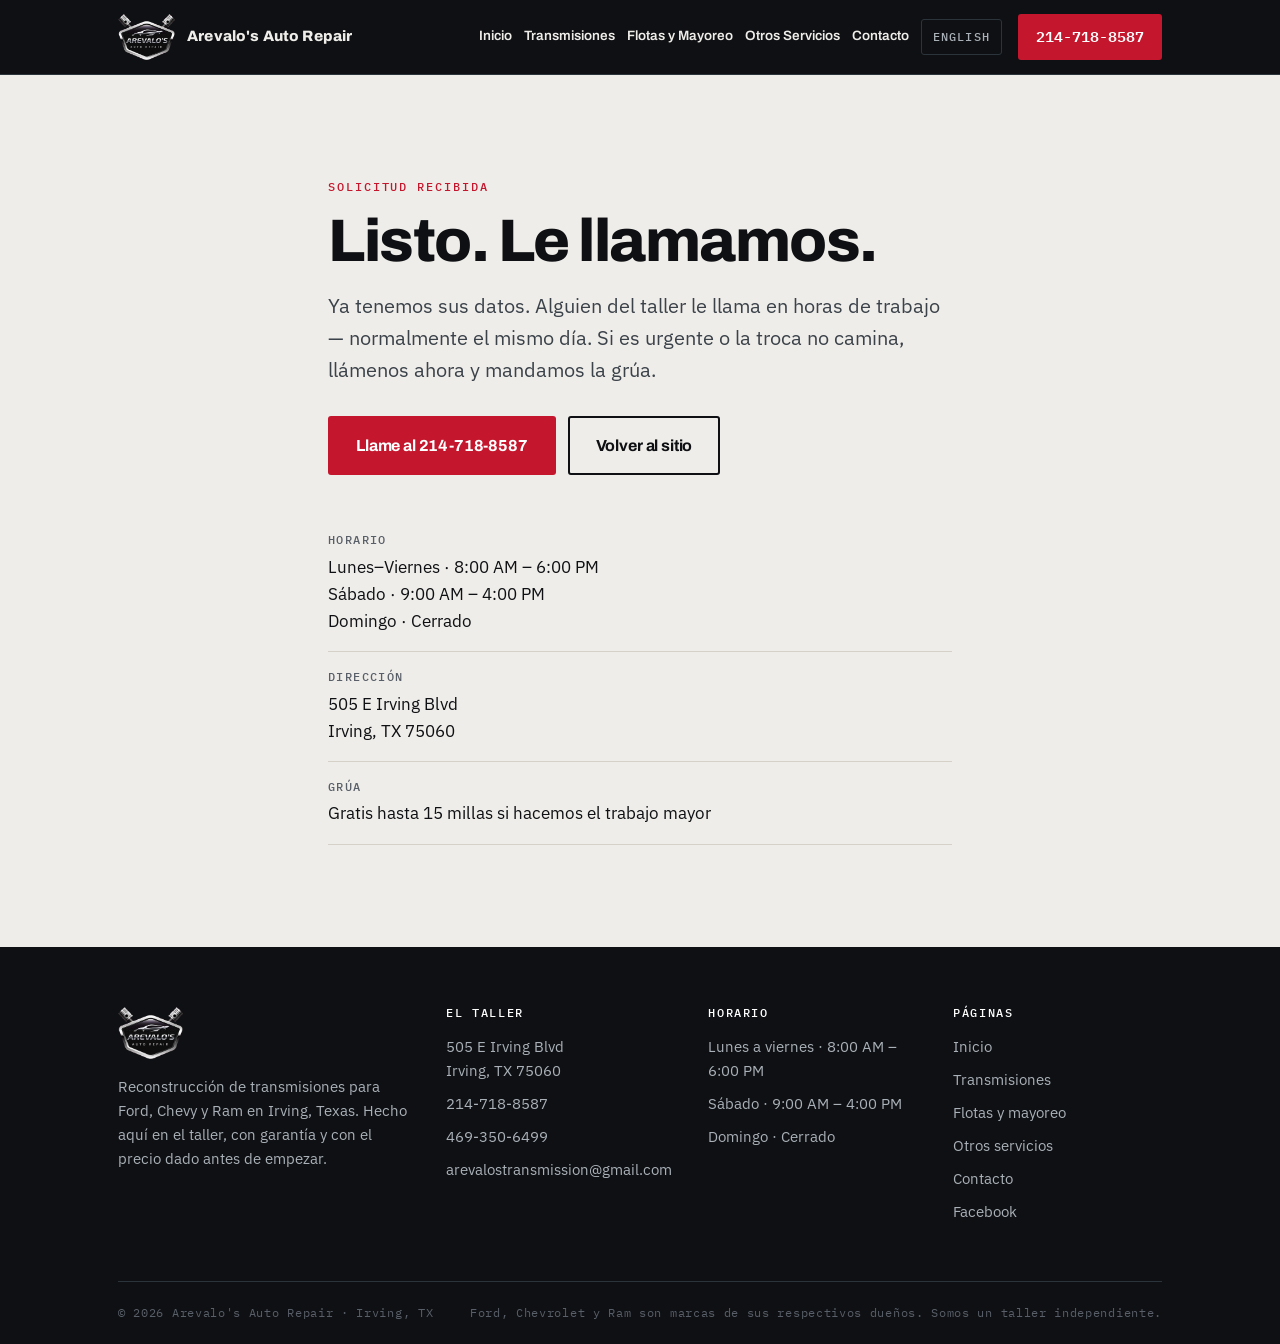
<file: es/gracias.html>
<!DOCTYPE html>
<html lang="es">
<head>
<meta charset="utf-8">
<meta name="viewport" content="width=device-width, initial-scale=1">
<title>Gracias — Le Llamamos | Arevalo&#39;s Auto Repair</title>
<meta name="description" content="Su solicitud lleg&oacute; a Arevalo&#39;s Auto Repair en Irving, TX. Le llamamos en horas de trabajo.">
<meta name="robots" content="noindex, follow">
<link rel="icon" href="../assets/favicon.png" type="image/png">
<link rel="apple-touch-icon" href="../assets/apple-touch-icon.png">
<link rel="preconnect" href="https://fonts.googleapis.com">
<link rel="preconnect" href="https://fonts.gstatic.com" crossorigin>
<link href="https://fonts.googleapis.com/css2?family=Archivo:wght@600;700;800;900&family=IBM+Plex+Mono:wght@400;500;600&family=IBM+Plex+Sans:wght@400;500;600&display=swap" rel="stylesheet">
<link rel="stylesheet" href="../styles.css">
</head>
<body>
<a class="skiplink" href="#main">Saltar al contenido</a>
<header class="masthead">
  <div class="wrap masthead__bar">
    <a class="masthead__logo" href="index.html">
      <img src="../assets/logo-200.png" width="200" height="161" alt="Arevalo's Auto Repair">
      <span class="masthead__name">Arevalo's Auto Repair<span>Especialistas en Transmisiones · Irving, TX</span></span>
    </a>
    <button class="navtoggle" aria-expanded="false" aria-controls="nav">MENÚ</button>
    <nav class="nav" id="nav">
      <a href="index.html">Inicio</a>
      <a href="reparacion-de-transmisiones.html">Transmisiones</a>
      <a href="flotas-y-mayoreo.html">Flotas y Mayoreo</a>
      <a href="otros-servicios.html">Otros Servicios</a>
      <a href="contacto.html">Contacto</a>
      <a class="langswitch" href="../contact.html" hreflang="en" lang="en">English</a>
    </nav>
    <a class="masthead__call" href="tel:+12147188587">214-718-8587</a>
  </div>
</header>

<section id="main" class="section">
  <div class="wrap" style="max-width:720px">
    <p class="eyebrow">Solicitud recibida</p>
    <h1 style="font-size:clamp(34px,6vw,60px);margin-top:10px">Listo. Le llamamos.</h1>
    <p class="lede" style="margin-top:18px">
      Ya tenemos sus datos. Alguien del taller le llama en horas de trabajo &mdash;
      normalmente el mismo d&iacute;a. Si es urgente o la troca no camina, ll&aacute;menos
      ahora y mandamos la gr&uacute;a.
    </p>
    <div class="btn-row" style="margin-top:30px">
      <a class="btn btn--call" href="tel:+12147188587">Llame al 214-718-8587</a>
      <a class="btn btn--ghost" href="/es/index.html">Volver al sitio</a>
    </div>
    <ul class="infolist" style="margin-top:40px">
      <li><strong>Horario</strong>Lunes&ndash;Viernes &middot; 8:00 AM &ndash; 6:00 PM<br>S&aacute;bado &middot; 9:00 AM &ndash; 4:00 PM<br>Domingo &middot; Cerrado</li>
      <li><strong>Direcci&oacute;n</strong>505 E Irving Blvd<br>Irving, TX 75060</li>
      <li><strong>Gr&uacute;a</strong>Gratis hasta 15 millas si hacemos el trabajo mayor</li>
    </ul>
  </div>
</section>

<footer class="foot">
  <div class="wrap">
    <div class="foot__grid">
      <div>
        <img src="../assets/logo-200.png" width="200" height="161" alt="Arevalo's Auto Repair">
        <p>Reconstrucción de transmisiones para Ford, Chevy y Ram en Irving, Texas. Hecho aquí en el taller, con garantía y con el precio dado antes de empezar.</p>
      </div>
      <div>
        <h4>El taller</h4>
        <ul>
          <li>505 E Irving Blvd<br>Irving, TX 75060</li>
          <li><a href="tel:+12147188587">214-718-8587</a></li>
          <li><a href="tel:+14693506499">469-350-6499</a></li>
          <li><a href="mailto:arevalostransmission@gmail.com">arevalostransmission@gmail.com</a></li>
        </ul>
      </div>
      <div>
        <h4>Horario</h4>
        <ul>
          <li>Lunes a viernes · 8:00 AM – 6:00 PM</li>
          <li>Sábado · 9:00 AM – 4:00 PM</li>
          <li>Domingo · Cerrado</li>
        </ul>
      </div>
      <div>
        <h4>Páginas</h4>
        <ul>
          <li><a href="index.html">Inicio</a></li>
          <li><a href="reparacion-de-transmisiones.html">Transmisiones</a></li>
          <li><a href="flotas-y-mayoreo.html">Flotas y mayoreo</a></li>
          <li><a href="otros-servicios.html">Otros servicios</a></li>
          <li><a href="contacto.html">Contacto</a></li>
          <li><a href="https://www.facebook.com/arevalos.autorepair.3/" rel="noopener">Facebook</a></li>
        </ul>
      </div>
    </div>
    <div class="foot__legal">
      <span>© 2026 Arevalo's Auto Repair · Irving, TX</span>
      <span>Ford, Chevrolet y Ram son marcas de sus respectivos dueños. Somos un taller independiente.</span>
    </div>
  </div>
</footer>

<div class="callbar">
  <a class="is-primary" href="tel:+12147188587">Llamar al taller</a>
  <a href="https://www.google.com/maps?q=505+E+Irving+Blvd,+Irving,+TX+75060">Cómo llegar</a>
</div>

<script src="../site.js"></script>
</body>
</html>
</file>
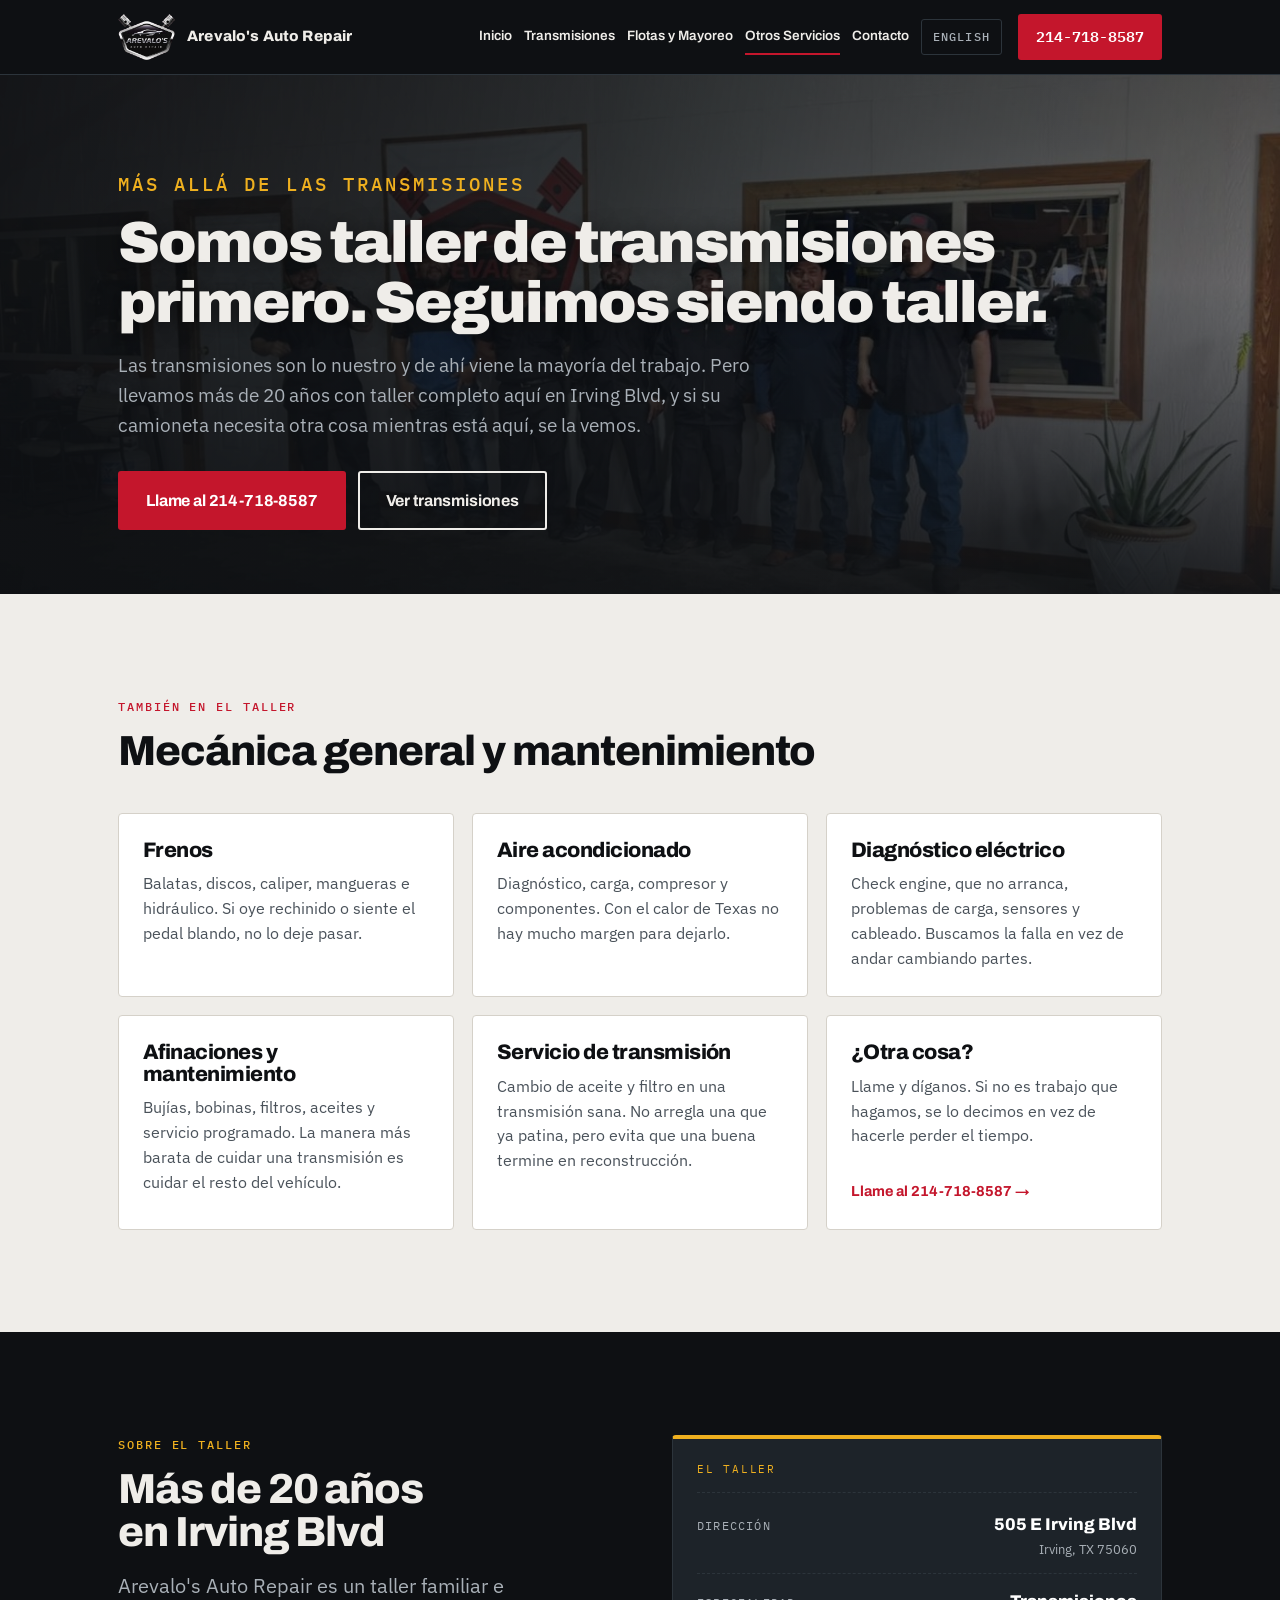
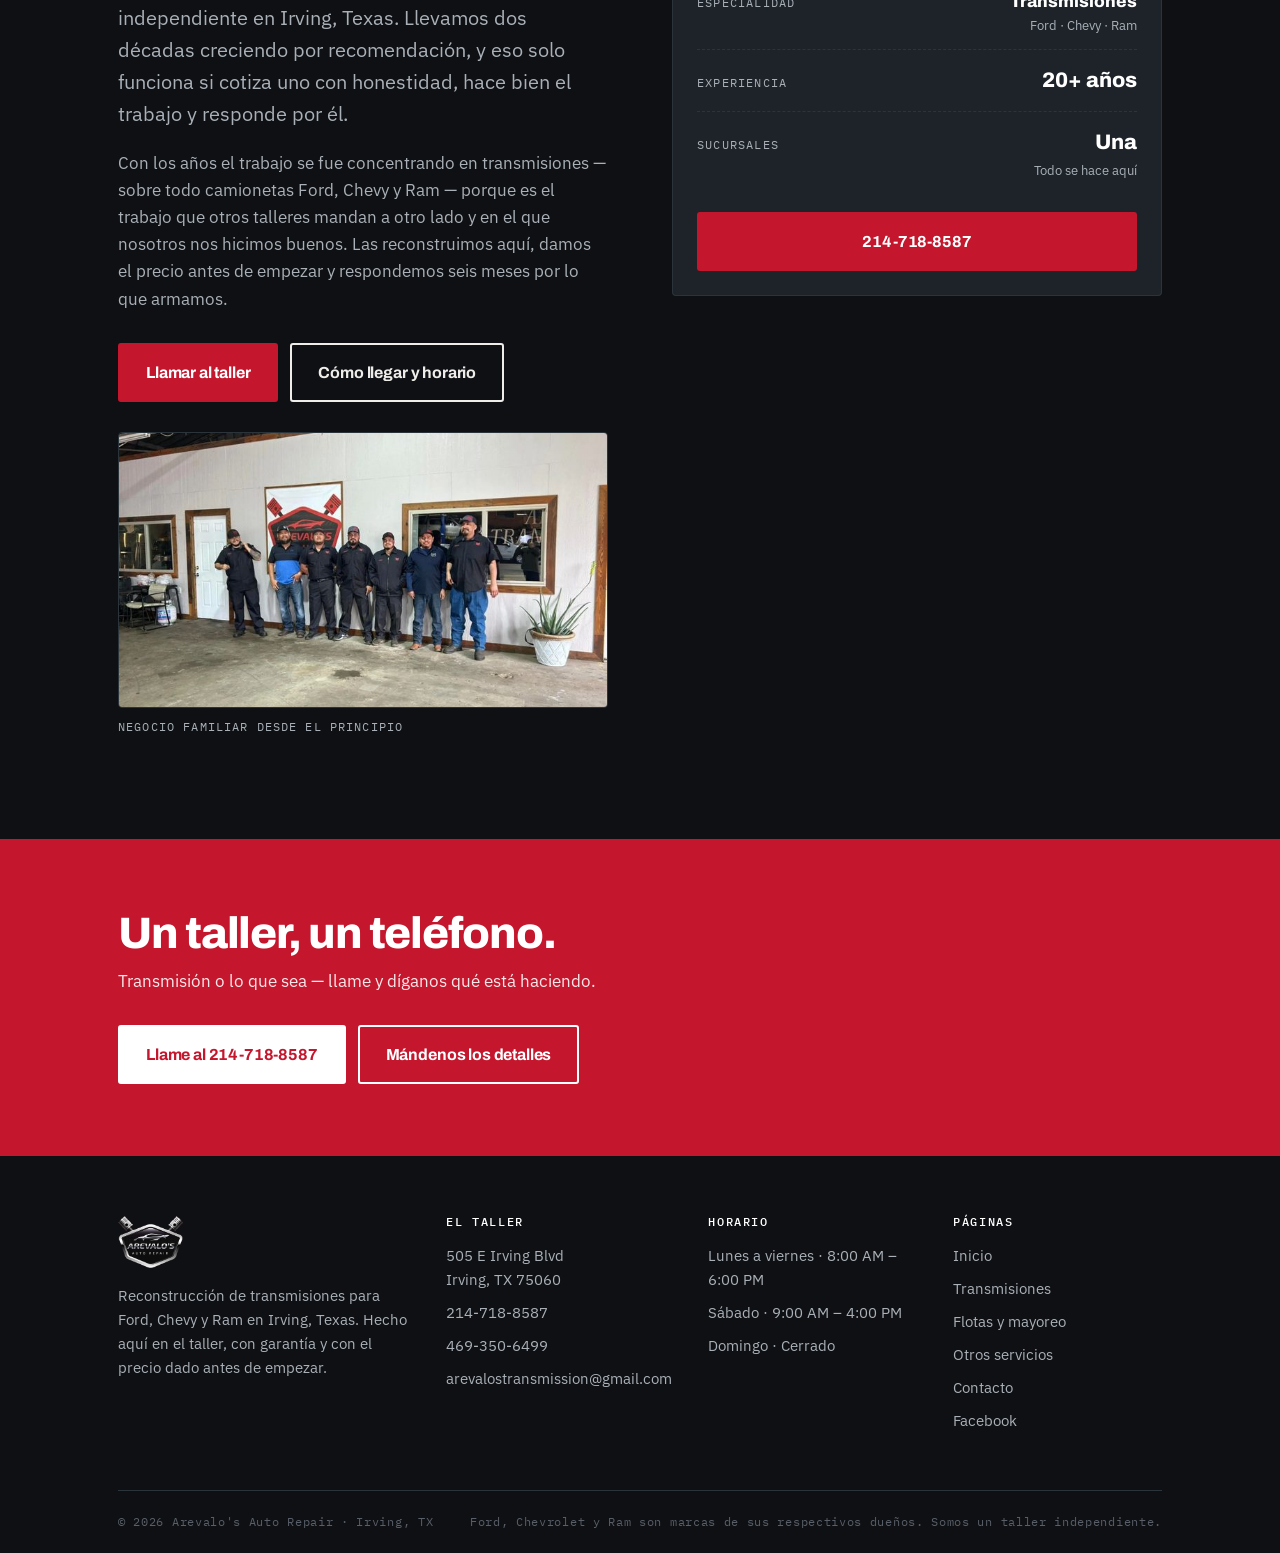
<file: es/otros-servicios.html>
<!DOCTYPE html>
<html lang="es">
<head>
<meta charset="utf-8">
<meta name="viewport" content="width=device-width, initial-scale=1">
<title>Otros Servicios de Taller en Irving, TX | Arevalo's Auto Repair</title>
<meta name="description" content="Además de transmisiones: frenos, aire acondicionado, diagnóstico eléctrico, afinaciones y mecánica general en Irving, TX. Más de 20 años. Llame al 214-718-8587.">
<link rel="canonical" href="https://arevalostransmissions.com/es/otros-servicios.html">
<link rel="alternate" hreflang="es" href="https://arevalostransmissions.com/es/otros-servicios.html">
<link rel="alternate" hreflang="en" href="https://arevalostransmissions.com/services.html">
<link rel="alternate" hreflang="x-default" href="https://arevalostransmissions.com/services.html">
<link rel="icon" href="../assets/favicon.png" type="image/png">
<link rel="apple-touch-icon" href="../assets/apple-touch-icon.png">
<meta property="og:site_name" content="Arevalo&#39;s Auto Repair">
<meta property="og:type" content="website">
<meta property="og:title" content="Otros Servicios de Taller en Irving, TX | Arevalo's Auto Repair">
<meta property="og:description" content="Además de transmisiones: frenos, aire acondicionado, diagnóstico eléctrico, afinaciones y mecánica general en Irving, TX. Más de 20 años. Llame al 214-718-8587.">
<meta property="og:url" content="https://arevalostransmissions.com/es/otros-servicios.html">
<meta property="og:image" content="https://arevalostransmissions.com/assets/shop-4.jpg">
<meta property="og:image:width" content="1400">
<meta property="og:image:height" content="1050">
<meta property="og:image:alt" content="El equipo de Arevalo's Auto Repair en el taller de Irving, Texas">
<meta property="og:locale" content="es_US">
<meta property="og:locale:alternate" content="en_US">
<meta name="twitter:card" content="summary_large_image">
<link rel="preconnect" href="https://fonts.googleapis.com">
<link rel="preconnect" href="https://fonts.gstatic.com" crossorigin>
<link href="https://fonts.googleapis.com/css2?family=Archivo:wght@600;700;800;900&family=IBM+Plex+Mono:wght@400;500;600&family=IBM+Plex+Sans:wght@400;500;600&display=swap" rel="stylesheet">
<link rel="stylesheet" href="../styles.css">
</head>
<body>
<a class="skiplink" href="#main">Saltar al contenido</a>
<header class="masthead">
  <div class="wrap masthead__bar">
    <a class="masthead__logo" href="index.html">
      <img src="../assets/logo-200.png" width="200" height="161" alt="Arevalo's Auto Repair">
      <span class="masthead__name">Arevalo's Auto Repair<span>Especialistas en Transmisiones · Irving, TX</span></span>
    </a>
    <button class="navtoggle" aria-expanded="false" aria-controls="nav">MENÚ</button>
    <nav class="nav" id="nav">
      <a href="index.html">Inicio</a>
      <a href="reparacion-de-transmisiones.html">Transmisiones</a>
      <a href="flotas-y-mayoreo.html">Flotas y Mayoreo</a>
      <a href="otros-servicios.html" aria-current="page">Otros Servicios</a>
      <a href="contacto.html">Contacto</a>
      <a class="langswitch" href="../services.html" hreflang="en" lang="en">English</a>
    </nav>
    <a class="masthead__call" href="tel:+12147188587">214-718-8587</a>
  </div>
</header>

<section id="main" class="pagehead pagehead--photo" style="--bg:url('../assets/shop-4-700.jpg');--bg-lg:url('../assets/shop-4.jpg')">
  <div class="wrap">
    <p class="eyebrow on-dark">Más allá de las transmisiones</p>
    <h1>Somos taller de transmisiones primero. Seguimos siendo taller.</h1>
    <p>Las transmisiones son lo nuestro y de ahí viene la mayoría del trabajo. Pero llevamos más de 20 años con taller completo aquí en Irving Blvd, y si su camioneta necesita otra cosa mientras está aquí, se la vemos.</p>
    <div class="btn-row">
      <a class="btn btn--call" href="tel:+12147188587">Llame al 214-718-8587</a>
      <a class="btn btn--ghost" href="reparacion-de-transmisiones.html">Ver transmisiones</a>
    </div>
  </div>
</section>

<section class="section">
  <div class="wrap">
    <p class="eyebrow">También en el taller</p>
    <h2 style="font-size:clamp(28px,3.6vw,42px)">Mecánica general y mantenimiento</h2>
    <div class="cards">
      <div class="card"><h3>Frenos</h3><p>Balatas, discos, caliper, mangueras e hidráulico. Si oye rechinido o siente el pedal blando, no lo deje pasar.</p></div>
      <div class="card"><h3>Aire acondicionado</h3><p>Diagnóstico, carga, compresor y componentes. Con el calor de Texas no hay mucho margen para dejarlo.</p></div>
      <div class="card"><h3>Diagnóstico eléctrico</h3><p>Check engine, que no arranca, problemas de carga, sensores y cableado. Buscamos la falla en vez de andar cambiando partes.</p></div>
      <div class="card"><h3>Afinaciones y mantenimiento</h3><p>Bujías, bobinas, filtros, aceites y servicio programado. La manera más barata de cuidar una transmisión es cuidar el resto del vehículo.</p></div>
      <div class="card"><h3>Servicio de transmisión</h3><p>Cambio de aceite y filtro en una transmisión sana. No arregla una que ya patina, pero evita que una buena termine en reconstrucción.</p></div>
      <div class="card"><h3>¿Otra cosa?</h3><p>Llame y díganos. Si no es trabajo que hagamos, se lo decimos en vez de hacerle perder el tiempo.</p><a class="card__link" href="tel:+12147188587">Llame al 214-718-8587 →</a></div>
    </div>
  </div>
</section>

<section class="section section--dark">
  <div class="wrap">
    <div class="split">
      <div>
        <p class="eyebrow on-dark">Sobre el taller</p>
        <h2 style="font-size:clamp(28px,3.6vw,42px)">Más de 20 años en Irving Blvd</h2>
        <p class="lede" style="margin-top:16px">Arevalo's Auto Repair es un taller familiar e independiente en Irving, Texas. Llevamos dos décadas creciendo por recomendación, y eso solo funciona si cotiza uno con honestidad, hace bien el trabajo y responde por él.</p>
        <p style="color:var(--chrome);margin-top:16px">Con los años el trabajo se fue concentrando en transmisiones — sobre todo camionetas Ford, Chevy y Ram — porque es el trabajo que otros talleres mandan a otro lado y en el que nosotros nos hicimos buenos. Las reconstruimos aquí, damos el precio antes de empezar y respondemos seis meses por lo que armamos.</p>
        <div class="btn-row">
          <a class="btn btn--call" href="tel:+12147188587">Llamar al taller</a>
          <a class="btn btn--ghost" href="contacto.html">Cómo llegar y horario</a>
        </div>
        <figure class="shot shot--wide" style="margin-top:30px">
          <img src="../assets/shop-4.jpg" srcset="../assets/shop-4-700.jpg 700w, ../assets/shop-4.jpg 1400w" sizes="(min-width: 1140px) 560px, (min-width: 760px) 50vw, 100vw" width="1400" height="1050" alt="El equipo de Arevalo's Auto Repair en el taller de Irving, Texas" loading="lazy">
          <figcaption>Negocio familiar desde el principio</figcaption>
        </figure>
      </div>
      <div class="ticket">
        <p class="ticket__head">El taller</p>
        <div class="ticket__row"><span class="ticket__k">Dirección</span><span class="ticket__v" style="font-size:17px">505 E Irving Blvd<small>Irving, TX 75060</small></span></div>
        <div class="ticket__row"><span class="ticket__k">Especialidad</span><span class="ticket__v" style="font-size:17px">Transmisiones<small>Ford · Chevy · Ram</small></span></div>
        <div class="ticket__row"><span class="ticket__k">Experiencia</span><span class="ticket__v">20+ años</span></div>
        <div class="ticket__row"><span class="ticket__k">Sucursales</span><span class="ticket__v">Una<small>Todo se hace aquí</small></span></div>
        <a class="btn btn--call" href="tel:+12147188587">214-718-8587</a>
      </div>
    </div>
  </div>
</section>

<section class="band">
  <div class="wrap">
    <h2>Un taller, un teléfono.</h2>
    <p>Transmisión o lo que sea — llame y díganos qué está haciendo.</p>
    <div class="btn-row">
      <a class="btn btn--call" href="tel:+12147188587">Llame al 214-718-8587</a>
      <a class="btn btn--ghost" href="contacto.html">Mándenos los detalles</a>
    </div>
  </div>
</section>

<footer class="foot">
  <div class="wrap">
    <div class="foot__grid">
      <div>
        <img src="../assets/logo-200.png" width="200" height="161" alt="Arevalo's Auto Repair">
        <p>Reconstrucción de transmisiones para Ford, Chevy y Ram en Irving, Texas. Hecho aquí en el taller, con garantía y con el precio dado antes de empezar.</p>
      </div>
      <div>
        <h4>El taller</h4>
        <ul>
          <li>505 E Irving Blvd<br>Irving, TX 75060</li>
          <li><a href="tel:+12147188587">214-718-8587</a></li>
          <li><a href="tel:+14693506499">469-350-6499</a></li>
          <li><a href="mailto:arevalostransmission@gmail.com">arevalostransmission@gmail.com</a></li>
        </ul>
      </div>
      <div>
        <h4>Horario</h4>
        <ul>
          <li>Lunes a viernes · 8:00 AM – 6:00 PM</li>
          <li>Sábado · 9:00 AM – 4:00 PM</li>
          <li>Domingo · Cerrado</li>
        </ul>
      </div>
      <div>
        <h4>Páginas</h4>
        <ul>
          <li><a href="index.html">Inicio</a></li>
          <li><a href="reparacion-de-transmisiones.html">Transmisiones</a></li>
          <li><a href="flotas-y-mayoreo.html">Flotas y mayoreo</a></li>
          <li><a href="otros-servicios.html">Otros servicios</a></li>
          <li><a href="contacto.html">Contacto</a></li>
          <li><a href="https://www.facebook.com/arevalos.autorepair.3/" rel="noopener">Facebook</a></li>
        </ul>
      </div>
    </div>
    <div class="foot__legal">
      <span>© 2026 Arevalo's Auto Repair · Irving, TX</span>
      <span>Ford, Chevrolet y Ram son marcas de sus respectivos dueños. Somos un taller independiente.</span>
    </div>
  </div>
</footer>

<div class="callbar">
  <a class="is-primary" href="tel:+12147188587">Llamar al taller</a>
  <a href="https://www.google.com/maps?q=505+E+Irving+Blvd,+Irving,+TX+75060">Cómo llegar</a>
</div>

<script src="../site.js"></script>
</body>
</html>
</file>
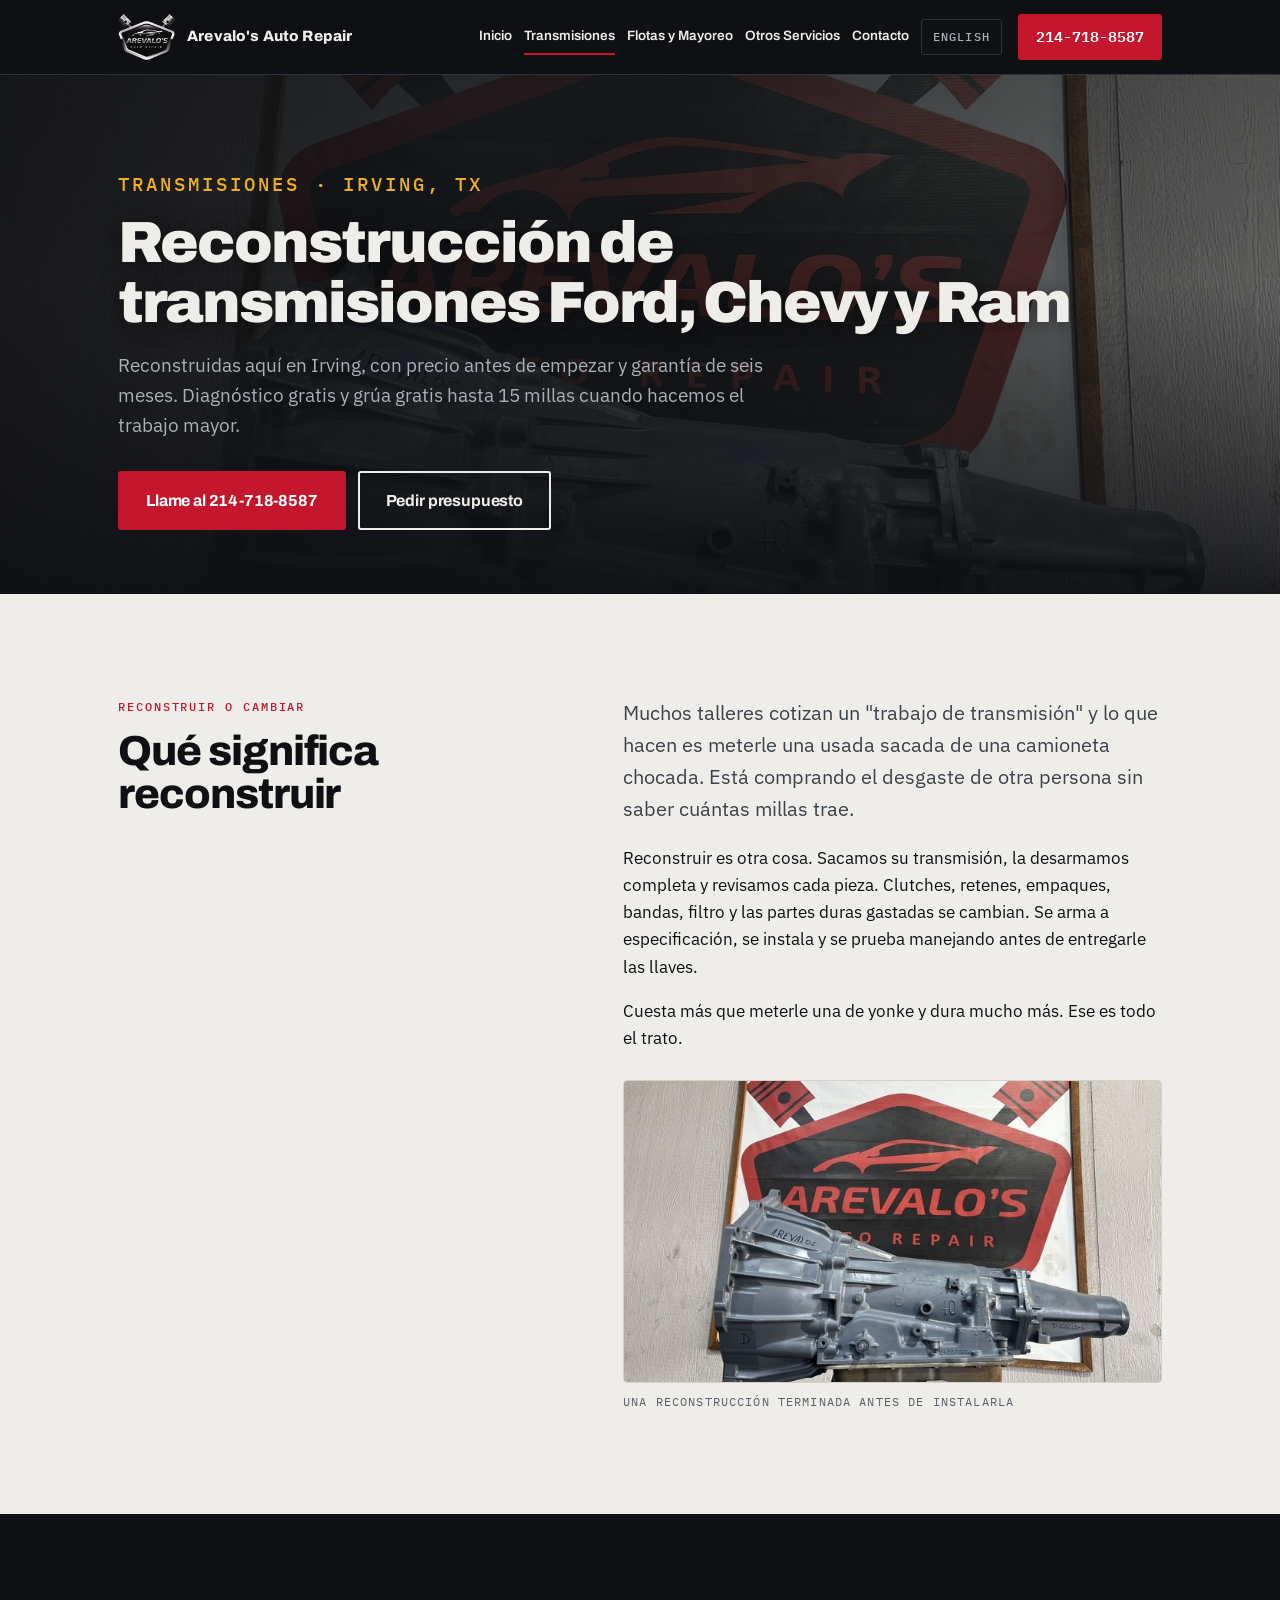
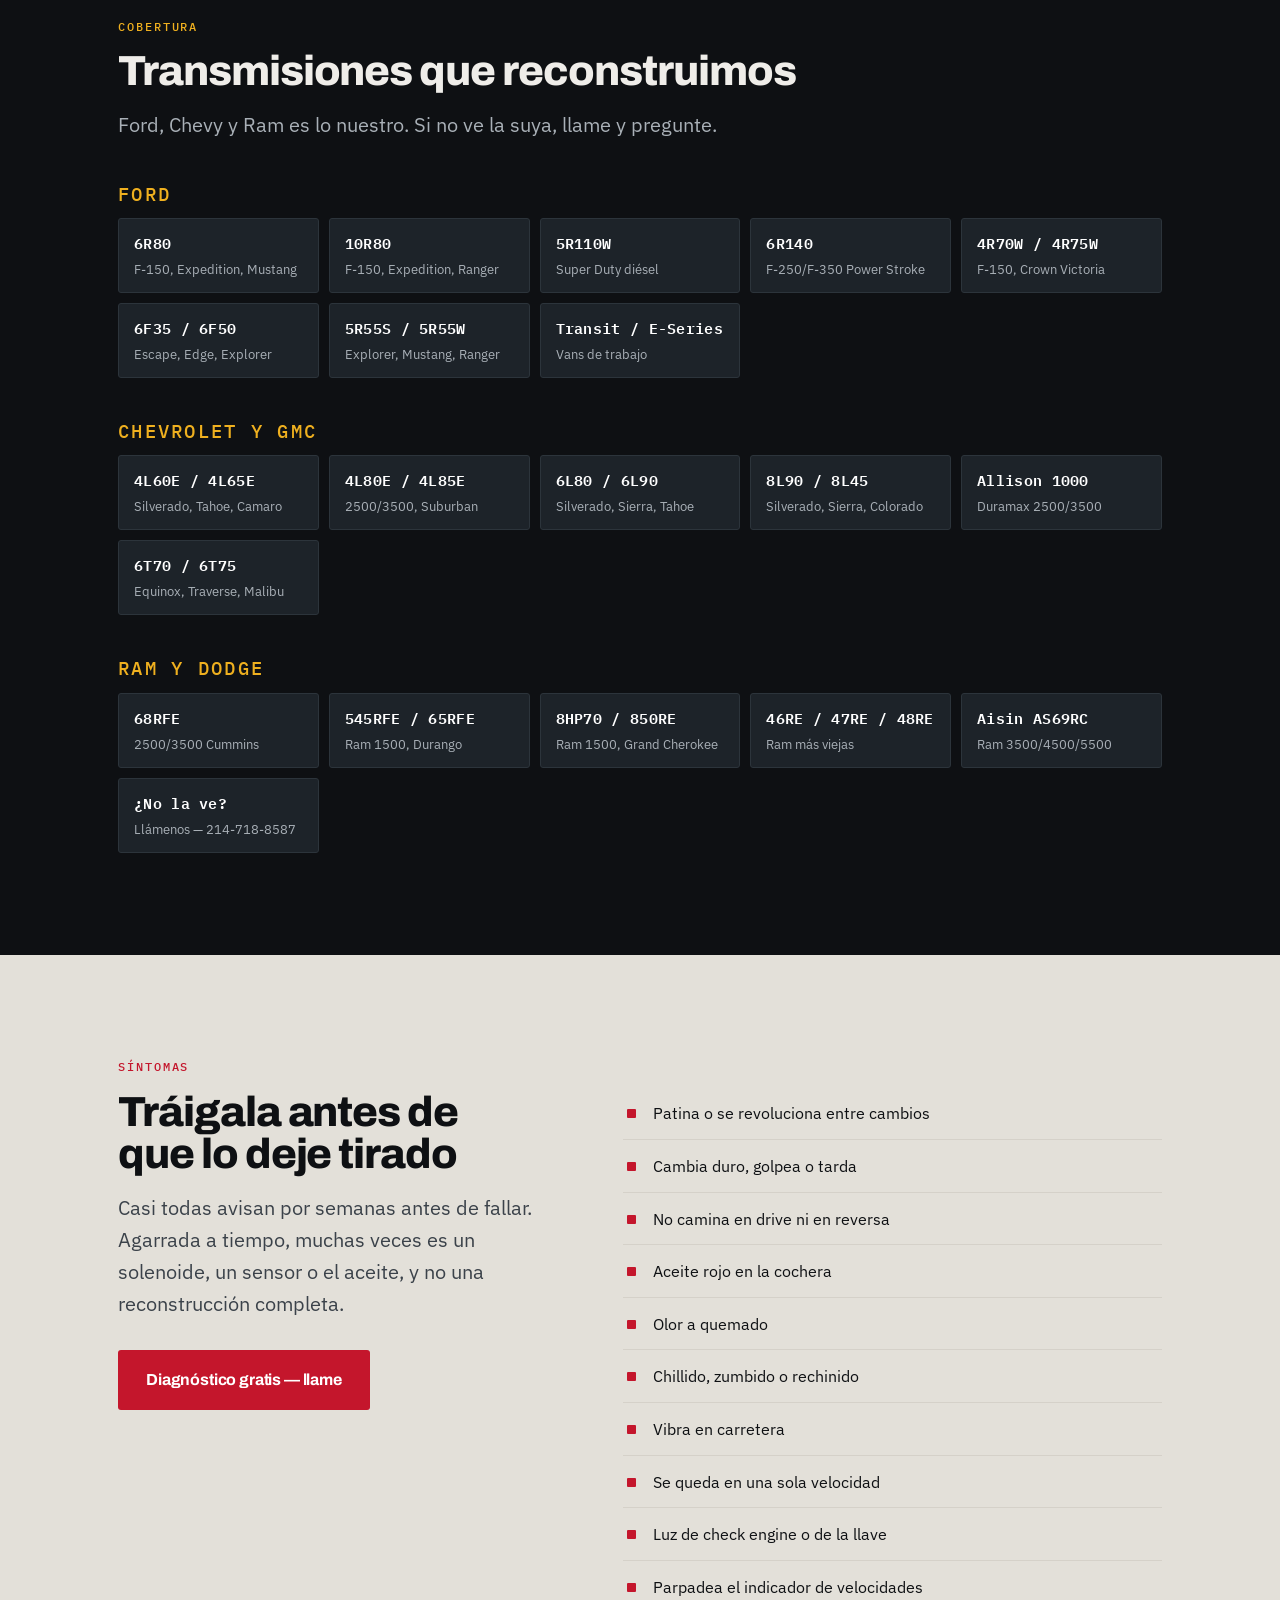
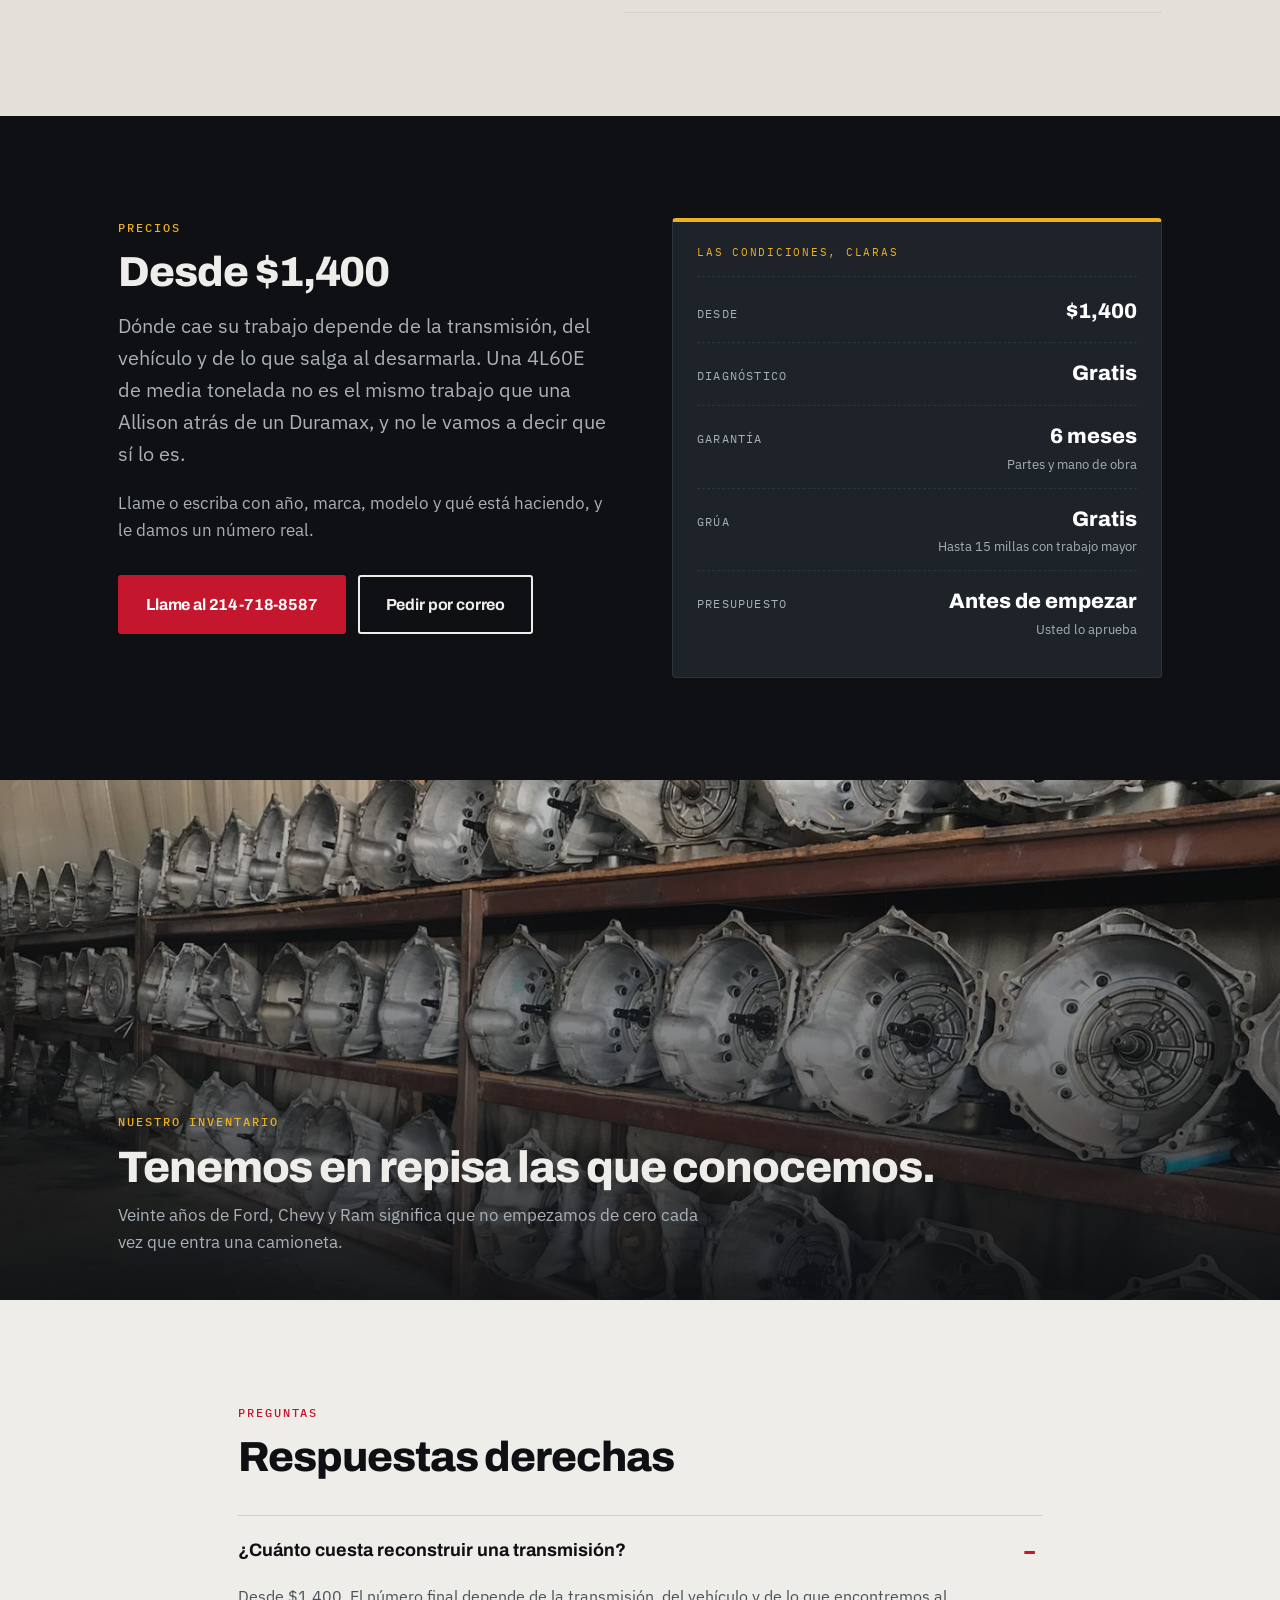
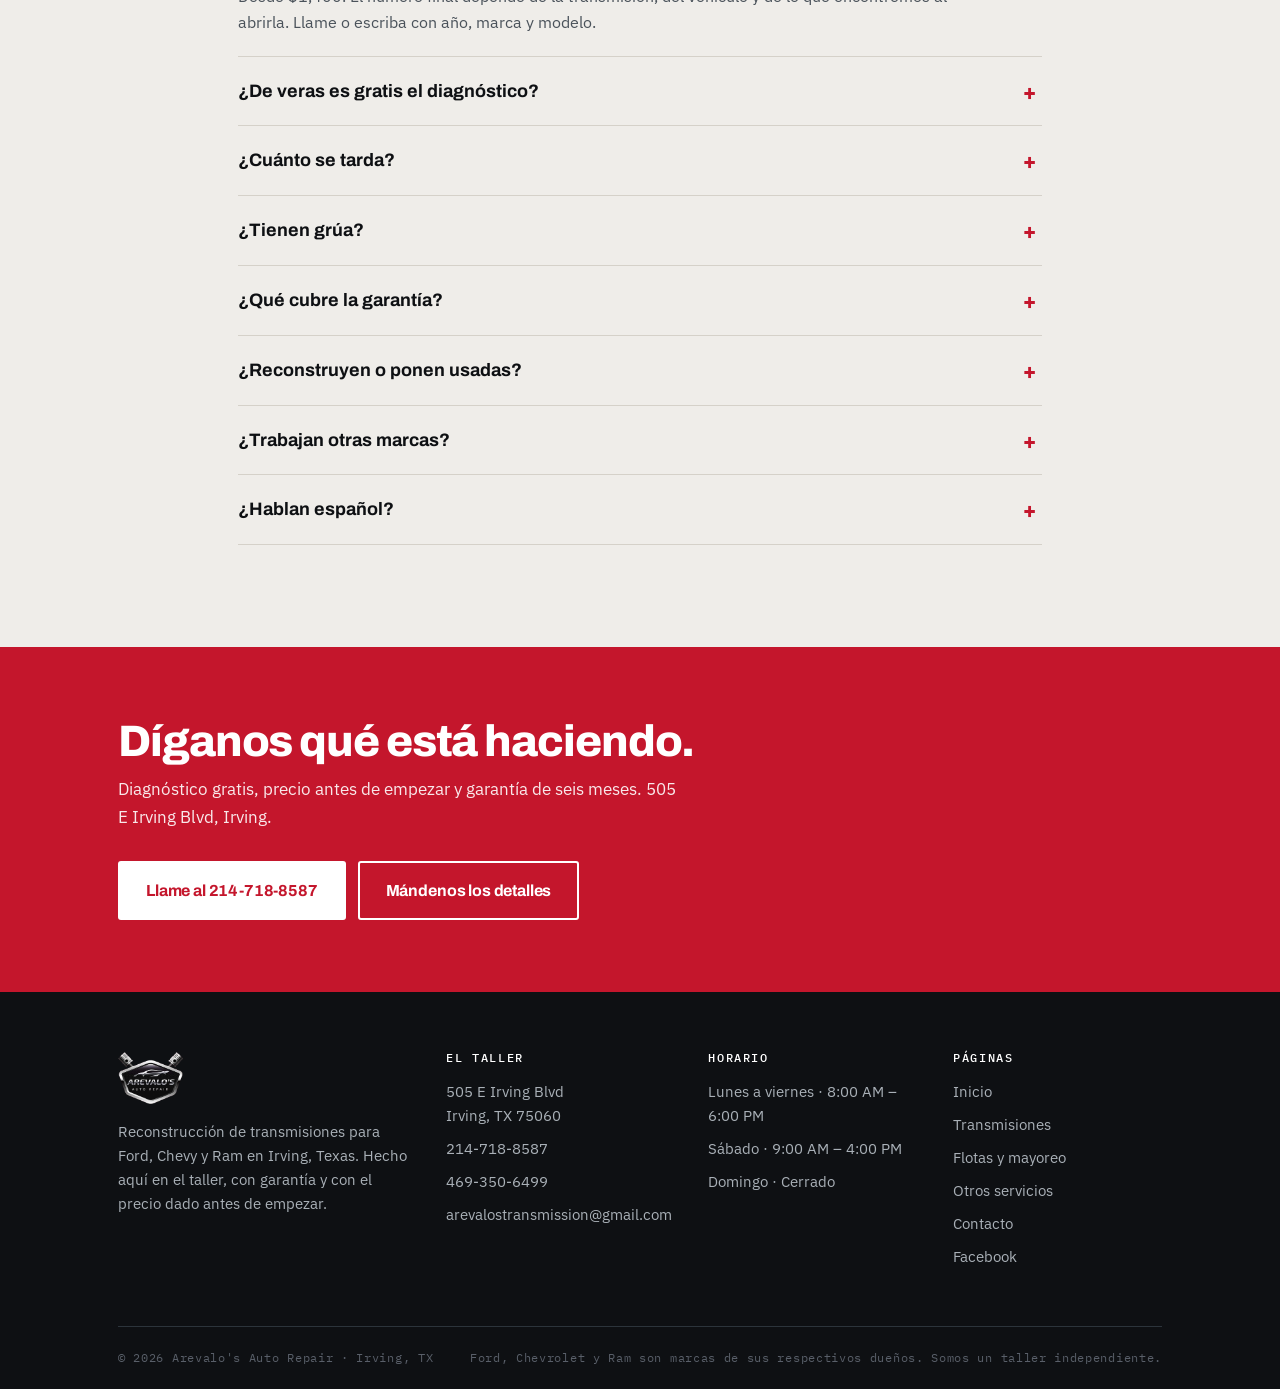
<file: es/reparacion-de-transmisiones.html>
<!DOCTYPE html>
<html lang="es">
<head>
<meta charset="utf-8">
<meta name="viewport" content="width=device-width, initial-scale=1">
<title>Reparación de Transmisiones Irving TX — Ford, Chevy y Ram | Arevalo's</title>
<meta name="description" content="Reconstrucción de transmisiones en Irving, TX para Ford, Chevy y Ram. 6R80, 10R80, 4L60E, 6L80, 68RFE y más. Diagnóstico gratis, garantía de 6 meses, desde $1,400.">
<link rel="canonical" href="https://arevalostransmissions.com/es/reparacion-de-transmisiones.html">
<link rel="alternate" hreflang="es" href="https://arevalostransmissions.com/es/reparacion-de-transmisiones.html">
<link rel="alternate" hreflang="en" href="https://arevalostransmissions.com/transmission-repair.html">
<link rel="alternate" hreflang="x-default" href="https://arevalostransmissions.com/transmission-repair.html">
<link rel="icon" href="../assets/favicon.png" type="image/png">
<link rel="apple-touch-icon" href="../assets/apple-touch-icon.png">
<meta property="og:site_name" content="Arevalo&#39;s Auto Repair">
<meta property="og:type" content="website">
<meta property="og:title" content="Reparación de Transmisiones Irving TX — Ford, Chevy y Ram | Arevalo's">
<meta property="og:description" content="Reconstrucción de transmisiones en Irving, TX para Ford, Chevy y Ram. 6R80, 10R80, 4L60E, 6L80, 68RFE y más. Diagnóstico gratis, garantía de 6 meses, desde $1,400.">
<meta property="og:url" content="https://arevalostransmissions.com/es/reparacion-de-transmisiones.html">
<meta property="og:image" content="https://arevalostransmissions.com/assets/shop-3.jpg">
<meta property="og:image:width" content="1400">
<meta property="og:image:height" content="1050">
<meta property="og:image:alt" content="Una transmisión recién reconstruida en Arevalo's Auto Repair, Irving, Texas">
<meta property="og:locale" content="es_US">
<meta property="og:locale:alternate" content="en_US">
<meta name="twitter:card" content="summary_large_image">
<link rel="preconnect" href="https://fonts.googleapis.com">
<link rel="preconnect" href="https://fonts.gstatic.com" crossorigin>
<link href="https://fonts.googleapis.com/css2?family=Archivo:wght@600;700;800;900&family=IBM+Plex+Mono:wght@400;500;600&family=IBM+Plex+Sans:wght@400;500;600&display=swap" rel="stylesheet">
<link rel="stylesheet" href="../styles.css">
<script type="application/ld+json">
{"@context":"https://schema.org","@type":"FAQPage","inLanguage":"es","mainEntity":[
{"@type":"Question","name":"¿Cuánto cuesta reconstruir una transmisión?","acceptedAnswer":{"@type":"Answer","text":"Desde $1,400. El precio final depende de la transmisión, el vehículo y lo que encontremos al desarmarla. Llame con año, marca y modelo."}},
{"@type":"Question","name":"¿El diagnóstico es gratis?","acceptedAnswer":{"@type":"Answer","text":"Sí. Escaneamos códigos, revisamos aceite y presiones y la probamos manejando sin costo."}},
{"@type":"Question","name":"¿Tienen grúa?","acceptedAnswer":{"@type":"Answer","text":"La grúa es gratis hasta 15 millas del taller cuando hacemos el trabajo mayor."}},
{"@type":"Question","name":"¿Qué garantía dan?","acceptedAnswer":{"@type":"Answer","text":"Seis meses en partes y mano de obra de la reconstrucción."}},
{"@type":"Question","name":"¿Hablan español?","acceptedAnswer":{"@type":"Answer","text":"Sí. Todo el taller habla español."}}]}
</script>
</head>
<body>
<a class="skiplink" href="#main">Saltar al contenido</a>
<header class="masthead">
  <div class="wrap masthead__bar">
    <a class="masthead__logo" href="index.html">
      <img src="../assets/logo-200.png" width="200" height="161" alt="Arevalo's Auto Repair">
      <span class="masthead__name">Arevalo's Auto Repair<span>Especialistas en Transmisiones · Irving, TX</span></span>
    </a>
    <button class="navtoggle" aria-expanded="false" aria-controls="nav">MENÚ</button>
    <nav class="nav" id="nav">
      <a href="index.html">Inicio</a>
      <a href="reparacion-de-transmisiones.html" aria-current="page">Transmisiones</a>
      <a href="flotas-y-mayoreo.html">Flotas y Mayoreo</a>
      <a href="otros-servicios.html">Otros Servicios</a>
      <a href="contacto.html">Contacto</a>
      <a class="langswitch" href="../transmission-repair.html" hreflang="en" lang="en">English</a>
    </nav>
    <a class="masthead__call" href="tel:+12147188587">214-718-8587</a>
  </div>
</header>

<section id="main" class="pagehead pagehead--photo" style="--bg:url('../assets/shop-3-700.jpg');--bg-lg:url('../assets/shop-3.jpg')">
  <div class="wrap">
    <p class="eyebrow on-dark">Transmisiones · Irving, TX</p>
    <h1>Reconstrucción de transmisiones Ford, Chevy y Ram</h1>
    <p>Reconstruidas aquí en Irving, con precio antes de empezar y garantía de seis meses. Diagnóstico gratis y grúa gratis hasta 15 millas cuando hacemos el trabajo mayor.</p>
    <div class="btn-row">
      <a class="btn btn--call" href="tel:+12147188587">Llame al 214-718-8587</a>
      <a class="btn btn--ghost" href="contacto.html">Pedir presupuesto</a>
    </div>
  </div>
</section>

<section class="section">
  <div class="wrap">
    <div class="split split--narrow">
      <div><p class="eyebrow">Reconstruir o cambiar</p><h2 style="font-size:clamp(28px,3.6vw,42px)">Qué significa reconstruir</h2></div>
      <div>
        <p class="lede">Muchos talleres cotizan un "trabajo de transmisión" y lo que hacen es meterle una usada sacada de una camioneta chocada. Está comprando el desgaste de otra persona sin saber cuántas millas trae.</p>
        <p style="margin-top:16px">Reconstruir es otra cosa. Sacamos su transmisión, la desarmamos completa y revisamos cada pieza. Clutches, retenes, empaques, bandas, filtro y las partes duras gastadas se cambian. Se arma a especificación, se instala y se prueba manejando antes de entregarle las llaves.</p>
        <p>Cuesta más que meterle una de yonke y dura mucho más. Ese es todo el trato.</p>
        <figure class="shot shot--wide" style="margin-top:28px">
          <img src="../assets/shop-3.jpg" srcset="../assets/shop-3-700.jpg 700w, ../assets/shop-3.jpg 1400w" sizes="(min-width: 1140px) 560px, (min-width: 760px) 50vw, 100vw" width="1400" height="1050" alt="Transmisión reconstruida en Arevalo's Auto Repair, Irving, Texas" loading="lazy">
          <figcaption>Una reconstrucción terminada antes de instalarla</figcaption>
        </figure>
      </div>
    </div>
  </div>
</section>

<section class="section section--dark">
  <div class="wrap">
    <p class="eyebrow on-dark">Cobertura</p>
    <h2 style="font-size:clamp(28px,3.6vw,42px)">Transmisiones que reconstruimos</h2>
    <p class="lede" style="margin-top:16px">Ford, Chevy y Ram es lo nuestro. Si no ve la suya, llame y pregunte.</p>
    <h3 style="font-size:19px;margin-top:44px;font-family:var(--mono);font-weight:500;letter-spacing:.12em;text-transform:uppercase;color:var(--amber)">Ford</h3>
    <div class="units" style="margin-top:14px">
      <div class="unit"><div class="unit__code">6R80</div><div class="unit__fit">F-150, Expedition, Mustang</div></div>
      <div class="unit"><div class="unit__code">10R80</div><div class="unit__fit">F-150, Expedition, Ranger</div></div>
      <div class="unit"><div class="unit__code">5R110W</div><div class="unit__fit">Super Duty diésel</div></div>
      <div class="unit"><div class="unit__code">6R140</div><div class="unit__fit">F-250/F-350 Power Stroke</div></div>
      <div class="unit"><div class="unit__code">4R70W / 4R75W</div><div class="unit__fit">F-150, Crown Victoria</div></div>
      <div class="unit"><div class="unit__code">6F35 / 6F50</div><div class="unit__fit">Escape, Edge, Explorer</div></div>
      <div class="unit"><div class="unit__code">5R55S / 5R55W</div><div class="unit__fit">Explorer, Mustang, Ranger</div></div>
      <div class="unit"><div class="unit__code">Transit / E-Series</div><div class="unit__fit">Vans de trabajo</div></div>
    </div>
    <h3 style="font-size:19px;margin-top:44px;font-family:var(--mono);font-weight:500;letter-spacing:.12em;text-transform:uppercase;color:var(--amber)">Chevrolet y GMC</h3>
    <div class="units" style="margin-top:14px">
      <div class="unit"><div class="unit__code">4L60E / 4L65E</div><div class="unit__fit">Silverado, Tahoe, Camaro</div></div>
      <div class="unit"><div class="unit__code">4L80E / 4L85E</div><div class="unit__fit">2500/3500, Suburban</div></div>
      <div class="unit"><div class="unit__code">6L80 / 6L90</div><div class="unit__fit">Silverado, Sierra, Tahoe</div></div>
      <div class="unit"><div class="unit__code">8L90 / 8L45</div><div class="unit__fit">Silverado, Sierra, Colorado</div></div>
      <div class="unit"><div class="unit__code">Allison 1000</div><div class="unit__fit">Duramax 2500/3500</div></div>
      <div class="unit"><div class="unit__code">6T70 / 6T75</div><div class="unit__fit">Equinox, Traverse, Malibu</div></div>
    </div>
    <h3 style="font-size:19px;margin-top:44px;font-family:var(--mono);font-weight:500;letter-spacing:.12em;text-transform:uppercase;color:var(--amber)">Ram y Dodge</h3>
    <div class="units" style="margin-top:14px">
      <div class="unit"><div class="unit__code">68RFE</div><div class="unit__fit">2500/3500 Cummins</div></div>
      <div class="unit"><div class="unit__code">545RFE / 65RFE</div><div class="unit__fit">Ram 1500, Durango</div></div>
      <div class="unit"><div class="unit__code">8HP70 / 850RE</div><div class="unit__fit">Ram 1500, Grand Cherokee</div></div>
      <div class="unit"><div class="unit__code">46RE / 47RE / 48RE</div><div class="unit__fit">Ram más viejas</div></div>
      <div class="unit"><div class="unit__code">Aisin AS69RC</div><div class="unit__fit">Ram 3500/4500/5500</div></div>
      <div class="unit"><div class="unit__code">¿No la ve?</div><div class="unit__fit">Llámenos — 214-718-8587</div></div>
    </div>
  </div>
</section>

<section class="section section--tint">
  <div class="wrap">
    <div class="split split--narrow">
      <div>
        <p class="eyebrow">Síntomas</p>
        <h2 style="font-size:clamp(28px,3.6vw,42px)">Tráigala antes de que lo deje tirado</h2>
        <p class="lede" style="margin-top:16px">Casi todas avisan por semanas antes de fallar. Agarrada a tiempo, muchas veces es un solenoide, un sensor o el aceite, y no una reconstrucción completa.</p>
        <div class="btn-row"><a class="btn btn--call" href="tel:+12147188587">Diagnóstico gratis — llame</a></div>
      </div>
      <ul class="checklist">
        <li>Patina o se revoluciona entre cambios</li>
        <li>Cambia duro, golpea o tarda</li>
        <li>No camina en drive ni en reversa</li>
        <li>Aceite rojo en la cochera</li>
        <li>Olor a quemado</li>
        <li>Chillido, zumbido o rechinido</li>
        <li>Vibra en carretera</li>
        <li>Se queda en una sola velocidad</li>
        <li>Luz de check engine o de la llave</li>
        <li>Parpadea el indicador de velocidades</li>
      </ul>
    </div>
  </div>
</section>

<section class="section section--dark">
  <div class="wrap">
    <div class="split">
      <div>
        <p class="eyebrow on-dark">Precios</p>
        <h2 style="font-size:clamp(28px,3.6vw,42px)">Desde $1,400</h2>
        <p class="lede" style="margin-top:16px">Dónde cae su trabajo depende de la transmisión, del vehículo y de lo que salga al desarmarla. Una 4L60E de media tonelada no es el mismo trabajo que una Allison atrás de un Duramax, y no le vamos a decir que sí lo es.</p>
        <p style="color:var(--chrome);margin-top:16px">Llame o escriba con año, marca, modelo y qué está haciendo, y le damos un número real.</p>
        <div class="btn-row">
          <a class="btn btn--call" href="tel:+12147188587">Llame al 214-718-8587</a>
          <a class="btn btn--ghost" href="contacto.html">Pedir por correo</a>
        </div>
      </div>
      <div class="ticket">
        <p class="ticket__head">Las condiciones, claras</p>
        <div class="ticket__row"><span class="ticket__k">Desde</span><span class="ticket__v">$1,400</span></div>
        <div class="ticket__row"><span class="ticket__k">Diagnóstico</span><span class="ticket__v">Gratis</span></div>
        <div class="ticket__row"><span class="ticket__k">Garantía</span><span class="ticket__v">6 meses<small>Partes y mano de obra</small></span></div>
        <div class="ticket__row"><span class="ticket__k">Grúa</span><span class="ticket__v">Gratis<small>Hasta 15 millas con trabajo mayor</small></span></div>
        <div class="ticket__row"><span class="ticket__k">Presupuesto</span><span class="ticket__v">Antes de empezar<small>Usted lo aprueba</small></span></div>
      </div>
    </div>
  </div>
</section>

<section class="photoband" style="--bg:url('../assets/shop-2-700.jpg');--bg-lg:url('../assets/shop-2.jpg')">
  <div class="wrap">
    <p class="eyebrow on-dark">Nuestro inventario</p>
    <h2>Tenemos en repisa las que conocemos.</h2>
    <p>Veinte años de Ford, Chevy y Ram significa que no empezamos de cero cada vez que entra una camioneta.</p>
  </div>
</section>

<section class="section">
  <div class="wrap" style="max-width:900px">
    <p class="eyebrow">Preguntas</p>
    <h2 style="font-size:clamp(28px,3.6vw,42px)">Respuestas derechas</h2>
    <div class="faq">
      <details open><summary>¿Cuánto cuesta reconstruir una transmisión?</summary><p>Desde $1,400. El número final depende de la transmisión, del vehículo y de lo que encontremos al abrirla. Llame o escriba con año, marca y modelo.</p></details>
      <details><summary>¿De veras es gratis el diagnóstico?</summary><p>Sí. Escaneamos códigos, revisamos aceite y presiones y la probamos manejando si camina, sin ningún costo.</p></details>
      <details><summary>¿Cuánto se tarda?</summary><p>Depende de la transmisión y de las partes. Le damos un tiempo realista al darle el presupuesto. Si es camioneta de trabajo, díganos y lo tomamos en cuenta.</p></details>
      <details><summary>¿Tienen grúa?</summary><p>Gratis hasta 15 millas del taller cuando hacemos el trabajo mayor. Más lejos, llame y lo arreglamos.</p></details>
      <details><summary>¿Qué cubre la garantía?</summary><p>Seis meses en partes y mano de obra de la reconstrucción que hicimos nosotros. Tráigala de vuelta y lo vemos.</p></details>
      <details><summary>¿Reconstruyen o ponen usadas?</summary><p>Reconstruimos aquí. Su transmisión se saca, se desarma, se lava, se revisa y se arma con partes nuevas de desgaste. No le vamos a poner una de yonke.</p></details>
      <details><summary>¿Trabajan otras marcas?</summary><p>Ford, Chevy y Ram es donde tenemos más experiencia, pero vemos otras caso por caso. Llame y le decimos con honestidad si es trabajo para nosotros.</p></details>
      <details><summary>¿Hablan español?</summary><p>Sí, todo el taller. Llame con confianza.</p></details>
    </div>
  </div>
</section>

<section class="band">
  <div class="wrap">
    <h2>Díganos qué está haciendo.</h2>
    <p>Diagnóstico gratis, precio antes de empezar y garantía de seis meses. 505 E Irving Blvd, Irving.</p>
    <div class="btn-row">
      <a class="btn btn--call" href="tel:+12147188587">Llame al 214-718-8587</a>
      <a class="btn btn--ghost" href="contacto.html">Mándenos los detalles</a>
    </div>
  </div>
</section>

<footer class="foot">
  <div class="wrap">
    <div class="foot__grid">
      <div>
        <img src="../assets/logo-200.png" width="200" height="161" alt="Arevalo's Auto Repair">
        <p>Reconstrucción de transmisiones para Ford, Chevy y Ram en Irving, Texas. Hecho aquí en el taller, con garantía y con el precio dado antes de empezar.</p>
      </div>
      <div>
        <h4>El taller</h4>
        <ul>
          <li>505 E Irving Blvd<br>Irving, TX 75060</li>
          <li><a href="tel:+12147188587">214-718-8587</a></li>
          <li><a href="tel:+14693506499">469-350-6499</a></li>
          <li><a href="mailto:arevalostransmission@gmail.com">arevalostransmission@gmail.com</a></li>
        </ul>
      </div>
      <div>
        <h4>Horario</h4>
        <ul>
          <li>Lunes a viernes · 8:00 AM – 6:00 PM</li>
          <li>Sábado · 9:00 AM – 4:00 PM</li>
          <li>Domingo · Cerrado</li>
        </ul>
      </div>
      <div>
        <h4>Páginas</h4>
        <ul>
          <li><a href="index.html">Inicio</a></li>
          <li><a href="reparacion-de-transmisiones.html">Transmisiones</a></li>
          <li><a href="flotas-y-mayoreo.html">Flotas y mayoreo</a></li>
          <li><a href="otros-servicios.html">Otros servicios</a></li>
          <li><a href="contacto.html">Contacto</a></li>
          <li><a href="https://www.facebook.com/arevalos.autorepair.3/" rel="noopener">Facebook</a></li>
        </ul>
      </div>
    </div>
    <div class="foot__legal">
      <span>© 2026 Arevalo's Auto Repair · Irving, TX</span>
      <span>Ford, Chevrolet y Ram son marcas de sus respectivos dueños. Somos un taller independiente.</span>
    </div>
  </div>
</footer>

<div class="callbar">
  <a class="is-primary" href="tel:+12147188587">Llamar al taller</a>
  <a href="https://www.google.com/maps?q=505+E+Irving+Blvd,+Irving,+TX+75060">Cómo llegar</a>
</div>

<script src="../site.js"></script>
</body>
</html>
</file>
<file: styles.css>
/* ==========================================================================
   Arevalo's Auto Repair — shared stylesheet
   Palette + type tokens live here. Change a value once, it updates sitewide.
   ========================================================================== */

:root {
  --ink:      #0E1013;
  --steel:    #161A1E;
  --panel:    #1D2329;
  --line:     #2C343B;
  --line-lt:  #D5D1C9;
  --paper:    #EFEDE9;
  --paper-2:  #E3E0D9;
  --chrome:   #A9B0B7;
  --mute:     #595F69;   /* 4.9:1 on --paper-2, 5.5:1 on --paper — WCAG AA at 11.5px */
  --red:      #C4162C;
  --red-hot:  #E01E37;
  --amber:    #EFB01F;

  --display: "Archivo", system-ui, sans-serif;
  --body:    "IBM Plex Sans", system-ui, sans-serif;
  --mono:    "IBM Plex Mono", ui-monospace, monospace;

  --wrap: 1140px;
  --gut: clamp(20px, 5vw, 48px);
}

*, *::before, *::after { box-sizing: border-box; }

html { scroll-behavior: smooth; -webkit-text-size-adjust: 100%; }

body {
  margin: 0;
  background: var(--paper);
  color: var(--ink);
  font-family: var(--body);
  font-size: 17px;
  line-height: 1.6;
  -webkit-font-smoothing: antialiased;
}

/* Keyboard skip link — visually hidden until it receives focus, so a
   keyboard or screen-reader user can jump the nav on every page. */
.skiplink {
  position: absolute; left: -9999px; top: 0; z-index: 200;
  background: var(--red); color: #fff; padding: 12px 18px;
  font-family: var(--mono); font-size: 13px; letter-spacing: .08em;
  text-transform: uppercase; text-decoration: none;
}
.skiplink:focus { left: 0; }

img { max-width: 100%; height: auto; display: block; }
a { color: inherit; }

h1, h2, h3, h4 {
  font-family: var(--display);
  font-weight: 800;
  letter-spacing: -0.025em;
  line-height: 1.02;
  margin: 0;
  text-wrap: balance;
}

p { margin: 0 0 1em; }
p:last-child { margin-bottom: 0; }

.wrap { width: 100%; max-width: var(--wrap); margin-inline: auto; padding-inline: var(--gut); }

.eyebrow {
  font-family: var(--mono);
  font-size: 12px;
  font-weight: 500;
  letter-spacing: 0.16em;
  text-transform: uppercase;
  color: var(--red);
  margin: 0 0 14px;
}
.eyebrow.on-dark { color: var(--amber); }

.lede { font-size: clamp(17px, 2.1vw, 20px); color: #3B424A; max-width: 62ch; }
.section { padding: clamp(56px, 8vw, 104px) 0; }
.section--dark { background: var(--ink); color: var(--paper); }
.section--dark .lede { color: var(--chrome); }
.section--tint { background: var(--paper-2); }

/* --- buttons ------------------------------------------------------------ */
.btn {
  display: inline-flex;
  align-items: center;
  justify-content: center;
  gap: 10px;
  font-family: var(--display);
  font-weight: 700;
  font-size: 16px;
  letter-spacing: -0.01em;
  padding: 15px 26px;
  border: 2px solid transparent;
  border-radius: 3px;
  text-decoration: none;
  cursor: pointer;
  transition: transform .12s ease, background-color .15s ease, color .15s ease;
}
.btn:hover { transform: translateY(-2px); }
.btn:active { transform: translateY(0); }
.btn--call { background: var(--red); color: #fff; }
.btn--call:hover { background: var(--red-hot); }
.btn--ghost { border-color: currentColor; color: inherit; }
.btn--ghost:hover { background: var(--ink); color: var(--paper); border-color: var(--ink); }
.section--dark .btn--ghost:hover { background: var(--paper); color: var(--ink); border-color: var(--paper); }
.btn-row { display: flex; flex-wrap: wrap; gap: 12px; margin-top: 30px; }

/* --- header ------------------------------------------------------------- */
.masthead {
  position: sticky; top: 0; z-index: 50;
  background: var(--ink);
  border-bottom: 1px solid var(--line);
}
.masthead__bar {
  display: flex; align-items: center; gap: 16px;
  min-height: 74px;
}
.masthead__logo { display: flex; align-items: center; gap: 12px; text-decoration: none; margin-right: auto; flex-shrink: 0; }
.masthead__logo img { height: 46px; width: auto; }
.masthead__name {
  font-family: var(--display); font-weight: 800; font-size: 15px;
  letter-spacing: 0.01em; color: var(--paper); line-height: 1.15; white-space: nowrap;
}
.masthead__name span {
  display: block; font-family: var(--mono); font-weight: 400;
  font-size: 10px; letter-spacing: 0.08em; text-transform: uppercase; color: var(--chrome); white-space: nowrap;
}
.nav { display: flex; align-items: center; gap: 12px; }
.nav a {
  font-family: var(--display); font-weight: 600; font-size: 13.5px;
  color: var(--paper); text-decoration: none; padding: 6px 0;
  border-bottom: 2px solid transparent; white-space: nowrap;
}
.nav a:hover, .nav a[aria-current="page"] { border-bottom-color: var(--red); }
.langswitch {
  font-family: var(--mono) !important; font-size: 12px !important; font-weight: 500 !important;
  letter-spacing: .1em; text-transform: uppercase;
  border: 1px solid var(--line) !important; border-radius: 3px;
  padding: 7px 11px !important; color: var(--chrome) !important;
}
.nav a.langswitch:hover { color: #fff !important; border-color: var(--chrome) !important; }


.hp { position: absolute; left: -9999px; width: 1px; height: 1px; overflow: hidden; }

/* photo gallery */
.gallery { display: grid; grid-template-columns: repeat(auto-fill, minmax(280px, 1fr)); gap: 12px; margin-top: 36px; }
.gallery img {
  width: 100%; aspect-ratio: 4 / 3; object-fit: cover;
  border: 1px solid var(--line-lt); border-radius: 4px; background: var(--paper-2);
}
.gallery img.is-missing { display: none; }
.gallery img:hover { border-color: var(--red); }
/* portrait shots: bias the crop upward so the subject isn't cut off */
.gallery img.crop-top { object-position: center 18%; }
.gallery-section.is-empty { display: none; }

.masthead__call {
  font-family: var(--mono); font-weight: 600; font-size: 15px;
  color: #fff; background: var(--red); text-decoration: none;
  padding: 11px 18px; border-radius: 3px; white-space: nowrap;
}
.masthead__call:hover { background: var(--red-hot); }
.navtoggle {
  display: none; background: none; border: 1px solid var(--line);
  color: var(--paper); border-radius: 3px; padding: 9px 12px;
  font-family: var(--mono); font-size: 12px; letter-spacing: .1em; cursor: pointer;
}

/* --- hero --------------------------------------------------------------- */
/* Photo of the transmission wall, dimmed hard so type stays legible.
   Swap the image by changing the three hero-wall files in assets/. */
.hero {
  position: relative;
  color: var(--paper);
  padding: clamp(56px, 8vw, 104px) 0 clamp(56px, 7vw, 88px);
  background-color: var(--ink);
  background-image: url("assets/hero-wall-800.jpg");
  background-size: cover;
  background-position: center 42%;
  isolation: isolate;
}
@media (min-width: 801px)  { .hero { background-image: url("assets/hero-wall-1280.jpg"); } }
@media (min-width: 1281px) { .hero { background-image: url("assets/hero-wall-1920.jpg"); } }

/* dimming layer — raise the alpha values if you ever swap in a brighter photo */
.hero::before {
  content: "";
  position: absolute; inset: 0; z-index: -1;
  background:
    linear-gradient(100deg, rgba(14,16,19,.90) 0%, rgba(14,16,19,.72) 40%, rgba(14,16,19,.34) 100%),
    linear-gradient(to bottom, rgba(14,16,19,.30) 0%, rgba(14,16,19,.10) 40%, rgba(14,16,19,.78) 100%);
}
.hero .wrap { position: relative; z-index: 1; }
.hero h1 { text-shadow: 0 2px 24px rgba(0,0,0,.55); }
.hero__sub { text-shadow: 0 1px 12px rgba(0,0,0,.6); }

/* ticket sits on the photo, so it needs its own solid ground */
.hero .ticket {
  background: rgba(23,28,33,.93);
  backdrop-filter: blur(8px);
  -webkit-backdrop-filter: blur(8px);
  box-shadow: 0 18px 50px rgba(0,0,0,.45);
}

.hero + .section--dark { border-top: 1px solid var(--line); }
.hero__grid { display: grid; grid-template-columns: 1.35fr 1fr; gap: clamp(32px, 5vw, 64px); align-items: start; }
.hero h1 { font-size: clamp(40px, 6.6vw, 76px); font-weight: 900; letter-spacing: -0.04em; }
.hero h1 em { font-style: normal; color: var(--red-hot); }
.hero__sub { font-size: clamp(17px, 2vw, 20px); color: var(--chrome); max-width: 46ch; margin-top: 22px; }

/* signature element: the shop job ticket */
.ticket {
  background: var(--panel);
  border: 1px solid var(--line);
  border-top: 4px solid var(--amber);
  border-radius: 4px;
  padding: 22px 24px 24px;
}
.ticket__head {
  font-family: var(--mono); font-size: 11px; letter-spacing: .16em;
  text-transform: uppercase; color: var(--amber);
  padding-bottom: 14px; margin-bottom: 4px; border-bottom: 1px dashed var(--line);
}
.ticket__row {
  display: flex; justify-content: space-between; align-items: baseline; gap: 16px;
  padding: 14px 0; border-bottom: 1px dashed var(--line);
}
.ticket__row:last-of-type { border-bottom: 0; }
.ticket__k { font-family: var(--mono); font-size: 12px; letter-spacing: .1em; text-transform: uppercase; color: var(--chrome); }
.ticket__v { font-family: var(--display); font-weight: 800; font-size: 21px; color: #fff; text-align: right; }
.ticket__v small { display: block; font-family: var(--body); font-weight: 400; font-size: 12.5px; color: var(--chrome); letter-spacing: 0; }
.ticket .btn { width: 100%; margin-top: 18px; }

/* --- unit code index (signature) ---------------------------------------- */
.units { display: grid; grid-template-columns: repeat(auto-fill, minmax(168px, 1fr)); gap: 10px; margin-top: 34px; }
.unit {
  background: var(--panel); border: 1px solid var(--line); border-radius: 3px;
  padding: 13px 15px;
}
.section--tint .unit, body > .section:not(.section--dark) .unit { background: #fff; border-color: var(--line-lt); }
.unit__code { font-family: var(--mono); font-weight: 600; font-size: 15px; letter-spacing: .02em; }
.section--dark .unit__code { color: #fff; }
.unit__fit { font-family: var(--body); font-size: 12.5px; color: var(--mute); margin-top: 3px; }
.section--dark .unit__fit { color: var(--chrome); }

/* --- generic cards ------------------------------------------------------ */
.cards { display: grid; grid-template-columns: repeat(auto-fit, minmax(258px, 1fr)); gap: 18px; margin-top: 40px; }
.card {
  background: #fff; border: 1px solid var(--line-lt); border-radius: 4px;
  padding: 26px 24px; display: flex; flex-direction: column;
}
.section--dark .card { background: var(--panel); border-color: var(--line); }
.card h3 { font-size: 21px; margin-bottom: 10px; }
.card p { font-size: 15.5px; color: #4A525A; }
.section--dark .card p { color: var(--chrome); }
.card__tag {
  font-family: var(--mono); font-size: 11px; letter-spacing: .14em;
  text-transform: uppercase; color: var(--red); margin-bottom: 12px;
}
.card__link {
  font-family: var(--display); font-weight: 700; font-size: 14.5px;
  text-decoration: none; margin-top: auto; padding-top: 16px; color: var(--red);
}
.card__link:hover { text-decoration: underline; }

/* --- numbered process --------------------------------------------------- */
.steps { counter-reset: step; margin-top: 40px; border-top: 1px solid var(--line-lt); }
.section--dark .steps { border-color: var(--line); }
.step {
  display: grid; grid-template-columns: 62px 1fr; gap: 22px;
  padding: 24px 0; border-bottom: 1px solid var(--line-lt);
}
.section--dark .step { border-color: var(--line); }
.step::before {
  counter-increment: step; content: counter(step, decimal-leading-zero);
  font-family: var(--mono); font-size: 14px; color: var(--red); padding-top: 4px;
}
.step h3 { font-size: 20px; margin-bottom: 6px; }
.step p { font-size: 15.5px; color: #4A525A; }
.section--dark .step p { color: var(--chrome); }

/* --- symptom / check list ----------------------------------------------- */
.checklist { list-style: none; padding: 0; margin: 32px 0 0; display: grid; grid-template-columns: repeat(auto-fit, minmax(280px, 1fr)); gap: 2px 28px; }
.checklist li { padding: 12px 0 12px 30px; position: relative; border-bottom: 1px solid var(--line-lt); font-size: 16px; }
.section--dark .checklist li { border-color: var(--line); }
.checklist li::before {
  content: ""; position: absolute; left: 4px; top: 20px;
  width: 9px; height: 9px; background: var(--red); border-radius: 1px;
}

/* --- split section ------------------------------------------------------ */
.split { display: grid; grid-template-columns: 1fr 1fr; gap: clamp(32px, 5vw, 72px); align-items: start; }
.split--narrow { grid-template-columns: 0.9fr 1.1fr; }
.split--narrow > *:last-child { align-self: stretch; }

/* --- stat strip --------------------------------------------------------- */
.stats { display: grid; grid-template-columns: repeat(auto-fit, minmax(160px, 1fr)); gap: 1px; background: var(--line); border: 1px solid var(--line); border-radius: 4px; overflow: hidden; margin-top: 40px; }
.stat { background: var(--ink); padding: 24px 22px; }
.stat__n { font-family: var(--display); font-weight: 900; font-size: 34px; color: #fff; letter-spacing: -0.03em; }
.stat__l { font-family: var(--mono); font-size: 11.5px; letter-spacing: .12em; text-transform: uppercase; color: var(--chrome); margin-top: 6px; }

/* --- reviews ------------------------------------------------------------ */
.quotes { display: grid; grid-template-columns: repeat(auto-fit, minmax(280px, 1fr)); gap: 18px; margin-top: 36px; }
.quote { background: #fff; border: 1px solid var(--line-lt); border-left: 3px solid var(--amber); border-radius: 3px; padding: 22px 24px; }
.section--dark .quote { background: var(--panel); border-color: var(--line); border-left-color: var(--amber); }
.section--dark .quote p { color: var(--paper); }
.section--dark .quote cite { color: var(--chrome); }
.quote cite { display: block; margin-top: 14px; }
.quote p { font-size: 15.5px; }
.quote cite { font-family: var(--mono); font-size: 12px; letter-spacing: .08em; text-transform: uppercase; color: var(--mute); font-style: normal; }

/* --- faq ---------------------------------------------------------------- */
.faq { margin-top: 36px; border-top: 1px solid var(--line-lt); }
.faq details { border-bottom: 1px solid var(--line-lt); }
.faq summary {
  font-family: var(--display); font-weight: 700; font-size: 18px;
  padding: 20px 40px 20px 0; cursor: pointer; list-style: none; position: relative;
}
.faq summary::-webkit-details-marker { display: none; }
.faq summary::after {
  content: "+"; position: absolute; right: 6px; top: 17px;
  font-family: var(--mono); font-size: 22px; color: var(--red);
}
.faq details[open] summary::after { content: "\2013"; }
.faq p { padding: 0 0 20px; font-size: 16px; color: #4A525A; max-width: 74ch; }

/* --- contact / form ----------------------------------------------------- */
.form { display: grid; gap: 14px; }
.field label {
  display: block; font-family: var(--mono); font-size: 11.5px;
  letter-spacing: .12em; text-transform: uppercase; color: var(--mute); margin-bottom: 6px;
}
.field input, .field select, .field textarea {
  width: 100%; font-family: var(--body); font-size: 16px; color: var(--ink);
  background: #fff; border: 1px solid var(--line-lt); border-radius: 3px; padding: 13px 14px;
}
.field input:focus, .field select:focus, .field textarea:focus {
  outline: 2px solid var(--red); outline-offset: 1px; border-color: var(--red);
}
.field textarea { min-height: 130px; resize: vertical; }
.form .btn { justify-self: start; }

.infolist { list-style: none; padding: 0; margin: 0; }
.infolist li { padding: 16px 0; border-bottom: 1px solid var(--line-lt); }
.section--dark .infolist li { border-color: var(--line); }
.infolist strong {
  display: block; font-family: var(--mono); font-size: 11.5px; font-weight: 500;
  letter-spacing: .12em; text-transform: uppercase; color: var(--mute); margin-bottom: 4px;
}
.section--dark .infolist strong { color: var(--chrome); }
.infolist a { font-weight: 600; }

.map { border: 1px solid var(--line-lt); border-radius: 4px; overflow: hidden; min-height: 340px; }
.map iframe { display: block; width: 100%; height: 100%; min-height: 340px; border: 0; }

/* --- CTA band ----------------------------------------------------------- */
.band { background: var(--red); color: #fff; padding: clamp(44px, 6vw, 72px) 0; }
.band h2 { font-size: clamp(28px, 4vw, 44px); }
.band p { color: rgba(255,255,255,.9); margin-top: 12px; max-width: 56ch; }
.band .btn--call { background: #fff; color: var(--red); }
.band .btn--call:hover { background: var(--ink); color: #fff; }
.band .btn--ghost { color: #fff; }
.band .btn--ghost:hover { background: #fff; color: var(--red); border-color: #fff; }

/* --- footer ------------------------------------------------------------- */
.foot { background: var(--ink); color: var(--chrome); padding: 60px 0 0; font-size: 15px; }
.foot__grid { display: grid; grid-template-columns: 1.4fr 1fr 1fr 1fr; gap: 36px; }
.foot h4 { font-family: var(--mono); font-weight: 500; font-size: 11.5px; letter-spacing: .14em; text-transform: uppercase; color: #fff; margin-bottom: 16px; }
.foot ul { list-style: none; padding: 0; margin: 0; }
.foot li { margin-bottom: 9px; }
.foot a { text-decoration: none; }
.foot a:hover { color: #fff; text-decoration: underline; }
.foot img { height: 52px; width: auto; margin-bottom: 16px; }
.foot__legal {
  margin-top: 48px; padding: 22px 0; border-top: 1px solid var(--line);
  font-family: var(--mono); font-size: 11.5px; letter-spacing: .06em; color: var(--mute);
  display: flex; flex-wrap: wrap; gap: 14px; justify-content: space-between;
}

/* --- sticky mobile call bar --------------------------------------------- */
.callbar { display: none; }

/* --- page intro --------------------------------------------------------- */
.pagehead { background: var(--ink); color: var(--paper); padding: clamp(44px, 6vw, 76px) 0 clamp(40px, 5vw, 64px); }
.pagehead h1 { font-size: clamp(34px, 5.2vw, 58px); font-weight: 900; letter-spacing: -0.035em; }
.pagehead p { color: var(--chrome); font-size: clamp(16px, 1.9vw, 19px); max-width: 60ch; margin-top: 18px; }

/* --- responsive --------------------------------------------------------- */
@media (max-width: 1200px) {
  .masthead__name span { display: none; }
}

/* Spanish nav labels are longer than the English ones, and the header bar is
   capped at 1140px, so it never gets extra room no matter how wide the screen.
   The tagline is what gives way. */
html[lang="es"] .masthead__name span { display: none; }

@media (max-width: 1080px) {
  .hero__grid, .split, .split--narrow { grid-template-columns: 1fr; }
  .foot__grid { grid-template-columns: 1fr 1fr; }
  .navtoggle { display: block; }
  .masthead__call { display: none; }
  .nav {
    display: none; position: absolute; left: 0; right: 0; top: 100%;
    flex-direction: column; align-items: stretch; gap: 0;
    background: var(--ink); border-bottom: 1px solid var(--line); padding: 8px var(--gut) 20px;
  }
  .nav.is-open { display: flex; }
  .nav a { padding: 14px 0; border-bottom: 1px solid var(--line); font-size: 17px; }
  .nav a:hover, .nav a[aria-current="page"] { border-bottom-color: var(--line); color: var(--red-hot); }

  body { padding-bottom: 68px; }
  .callbar {
    display: grid; grid-template-columns: 1fr 1fr; gap: 1px;
    position: fixed; left: 0; right: 0; bottom: 0; z-index: 60;
    background: var(--line); border-top: 1px solid var(--line);
  }
  .callbar a {
    background: var(--ink); color: #fff; text-decoration: none; text-align: center;
    padding: 17px 8px; font-family: var(--display); font-weight: 700; font-size: 15.5px;
  }
  .callbar a.is-primary { background: var(--red); }
}

@media (max-width: 760px) {
  .hero::before {
    background:
      linear-gradient(180deg, rgba(14,16,19,.86) 0%, rgba(14,16,19,.78) 45%, rgba(14,16,19,.92) 100%);
  }
  .hero { background-position: center 55%; }
}

@media (max-width: 620px) {
  .eyebrow { letter-spacing: .1em; font-size: 11.5px; }
  .ticket__row { flex-direction: column; align-items: flex-start; gap: 4px; }
  .ticket__v { text-align: left; }
  .ticket__v small { margin-top: 2px; }
}

/* --- touch targets ------------------------------------------------------
   Below 760px everything is being tapped with a thumb, often one-handed in
   a driveway next to a truck that will not move. Apple's minimum is 44px,
   Google's is 48. The phone links were 19-24px: the single most important
   control on a site whose whole job is getting someone to call.
   Links here are one-per-<li>, so giving them a box does not disturb any
   paragraph flow.

   Scoped to 1080px to match where the nav collapses, not 760px: an iPad in
   portrait is 768px, already using the hamburger, and is entirely a touch
   device. The pointer clause catches touch screens wider than that. */
@media (max-width: 1080px), (pointer: coarse) {
  .navtoggle { min-height: 44px; padding: 12px 14px; }

  .infolist a,
  .foot li a {
    display: inline-flex; align-items: center; min-height: 44px;
  }
  /* the second phone number sits after a <br>, so it needs its own box */
  .infolist br + a { margin-top: 2px; }

  /* the footer list gaps can shrink now that each row is 44px tall */
  .foot li { margin-bottom: 0; }

  .foot__legal { gap: 10px; }
  .foot__legal a { display: inline-flex; align-items: center; min-height: 44px; }

  /* .card__link lands a pixel under; the two inline tel: links left on the
     404 sit mid-sentence, so they get a padded box rather than a flex one. */
  .card__link { display: inline-flex; align-items: center; min-height: 44px; }
  .taplink { display: inline-block; padding: 12px 0; }

  /* The language switch is a bordered pill with its own !important padding,
     so it sat at 35px inside the open mobile menu while every sibling was
     56px. It needs the box set explicitly to win. */
  .nav a.langswitch {
    display: inline-flex; align-items: center; box-sizing: border-box;
    min-height: 44px; padding: 12px 14px !important; align-self: flex-start;
  }
}

@media (max-width: 560px) {
  .foot__grid { grid-template-columns: 1fr; gap: 30px; }
  .step { grid-template-columns: 40px 1fr; gap: 14px; }
}

@media (prefers-reduced-motion: reduce) {
  html { scroll-behavior: auto; }
  * { transition: none !important; animation: none !important; }
}

:focus-visible { outline: 3px solid var(--amber); outline-offset: 2px; }

/* Spanish pages sit one folder deeper, so the hero photo path shifts. */
html[lang="es"] .hero { background-image: url("../assets/hero-wall-800.jpg"); }
@media (min-width: 801px)  { html[lang="es"] .hero { background-image: url("../assets/hero-wall-1280.jpg"); } }
@media (min-width: 1281px) { html[lang="es"] .hero { background-image: url("../assets/hero-wall-1920.jpg"); } }

/* ==========================================================================
   PHOTOS IN CONTENT
   Components for putting shop photos inside sections rather than penning
   them into one gallery. All of them crop with object-fit, so you can swap
   in any photo without worrying about its exact dimensions.
   ========================================================================== */

/* A photo with an optional caption, sized to sit in a content column. */
figure.shot { margin: 0; }
figure.shot img {
  width: 100%; aspect-ratio: 4 / 3; object-fit: cover;
  border-radius: 4px; border: 1px solid var(--line-lt); background: var(--paper-2);
  display: block;
}
.section--dark figure.shot img { border-color: var(--line); }
figure.shot figcaption {
  font-family: var(--mono); font-size: 11.5px; letter-spacing: .1em;
  text-transform: uppercase; color: var(--mute); margin-top: 10px;
}
.section--dark figure.shot figcaption { color: var(--chrome); }
figure.shot--tall img { aspect-ratio: 3 / 4; }
figure.shot--wide img { aspect-ratio: 16 / 9; }
figure.shot--top img { object-position: center 18%; }

/* Photo that rides alongside a long list of steps and stays put while
   the steps scroll past it. */
.steps-media { display: grid; grid-template-columns: 1fr 380px; gap: clamp(32px, 5vw, 64px); align-items: start; }
.steps-media .steps { margin-top: 0; }
.steps-media > figure.shot { position: sticky; top: 104px; }
.steps-media > figure.shot img { aspect-ratio: 3 / 4; }

/* Full-bleed photos (.photoband, .pagehead--photo) name their image with two
   custom properties in the markup — --bg for phones, --bg-lg for everything
   else — so a phone downloads the 700px file instead of the 1400px one.
   Inline background-image can't be overridden by a media query; a custom
   property can. */
.photoband, .pagehead--photo { background-image: var(--bg); }
@media (min-width: 801px) {
  .photoband, .pagehead--photo { background-image: var(--bg-lg); }
}

/* Edge-to-edge photo band with a line of text over it. */
.photoband {
  position: relative; isolation: isolate;
  min-height: clamp(320px, 42vw, 520px);
  display: flex; align-items: flex-end;
  background-size: cover; background-position: center 45%;
  color: var(--paper);
}
.photoband::before {
  content: ""; position: absolute; inset: 0; z-index: -1;
  background: linear-gradient(to top, rgba(14,16,19,.94) 0%, rgba(14,16,19,.55) 45%, rgba(14,16,19,.25) 100%);
}
.photoband .wrap { padding-top: 56px; padding-bottom: 44px; }
.photoband h2 { font-size: clamp(26px, 3.6vw, 44px); }
.photoband p { color: var(--chrome); margin-top: 12px; max-width: 58ch; }

/* Photo behind a page header. */
.pagehead--photo {
  position: relative; isolation: isolate;
  background-size: cover; background-position: center 45%;
}
.pagehead--photo::before {
  content: ""; position: absolute; inset: 0; z-index: -1;
  background:
    linear-gradient(100deg, rgba(14,16,19,.94) 0%, rgba(14,16,19,.80) 45%, rgba(14,16,19,.46) 100%),
    linear-gradient(to bottom, rgba(14,16,19,.35) 0%, rgba(14,16,19,.20) 40%, rgba(14,16,19,.88) 100%);
}
.pagehead--photo .wrap { position: relative; z-index: 1; }
.pagehead--photo h1 { text-shadow: 0 2px 22px rgba(0,0,0,.5); }

@media (max-width: 900px) {
  .steps-media { grid-template-columns: 1fr; }
  .steps-media > figure.shot { position: static; order: -1; }
  .steps-media > figure.shot img { aspect-ratio: 16 / 9; }
}
@media (max-width: 760px) {
  .pagehead--photo::before {
    background: linear-gradient(180deg, rgba(14,16,19,.88) 0%, rgba(14,16,19,.80) 50%, rgba(14,16,19,.93) 100%);
  }
  .photoband { min-height: 300px; }
}
</file>
